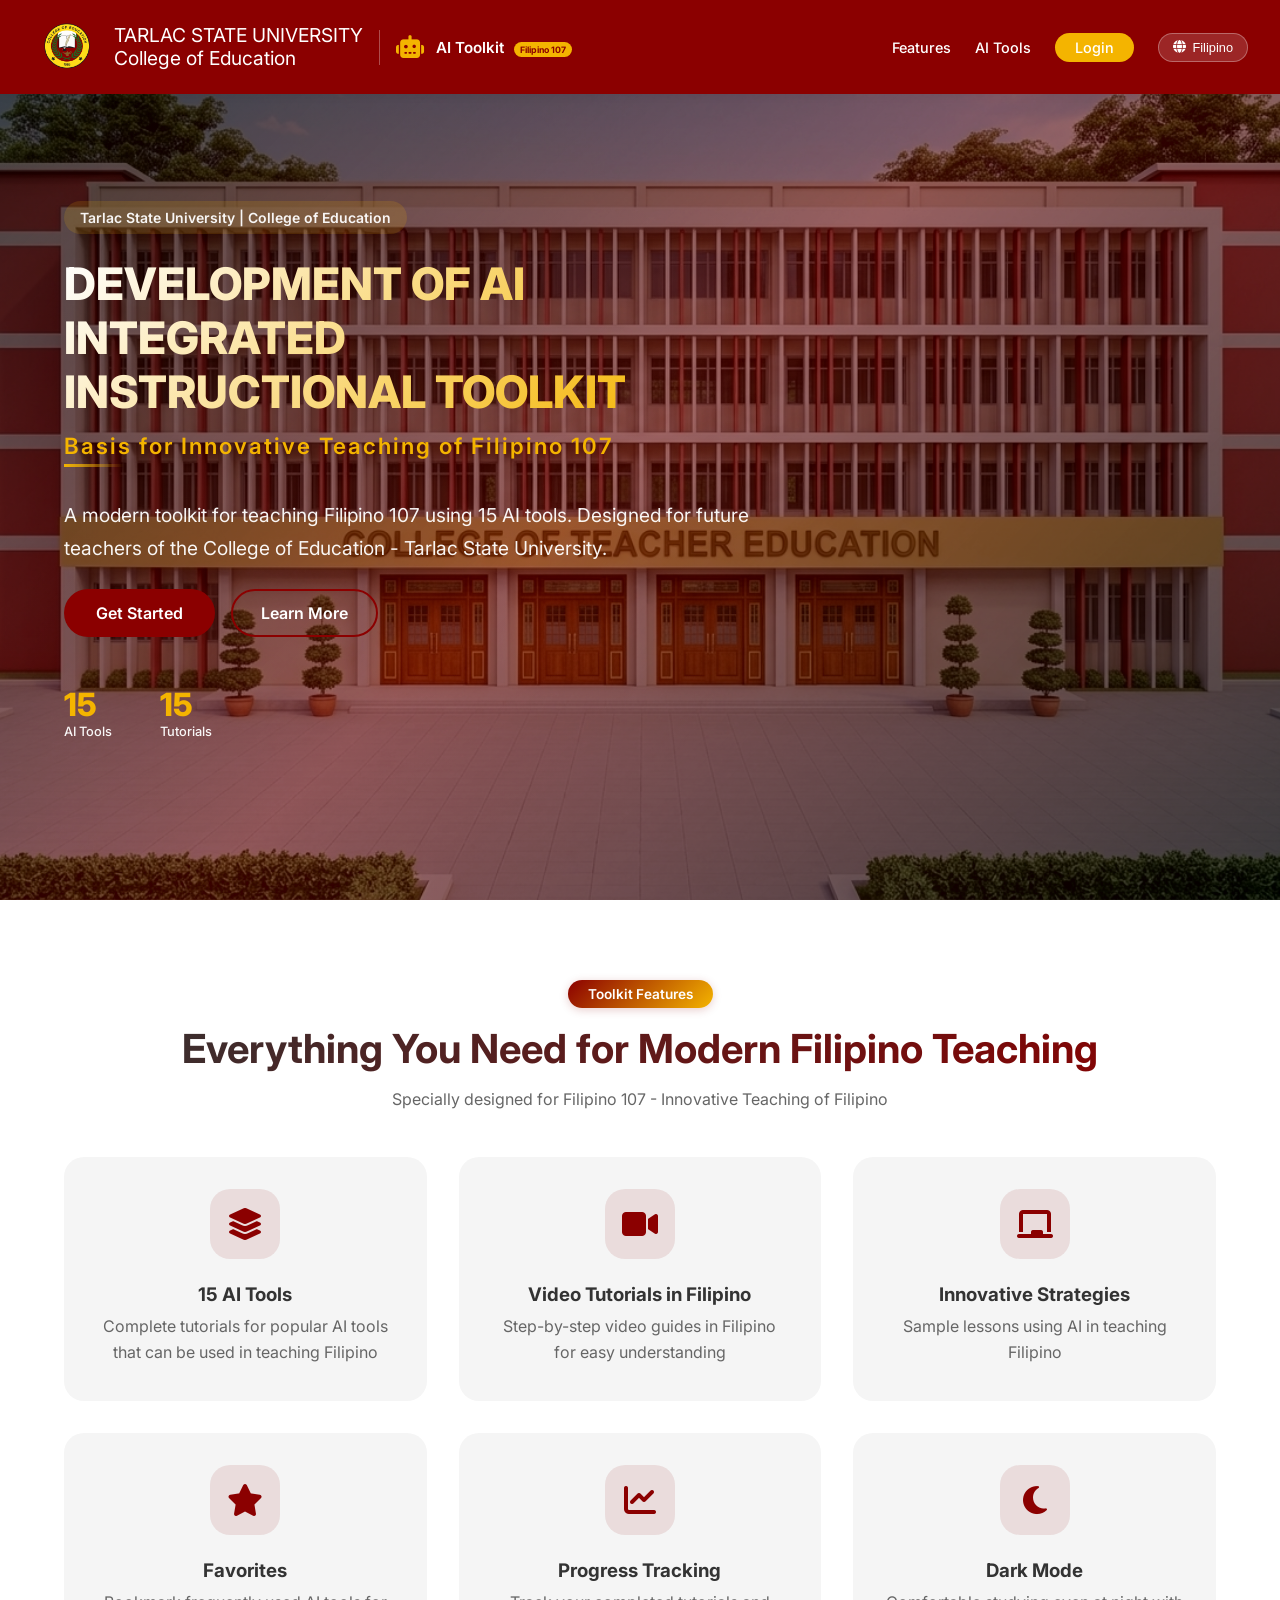
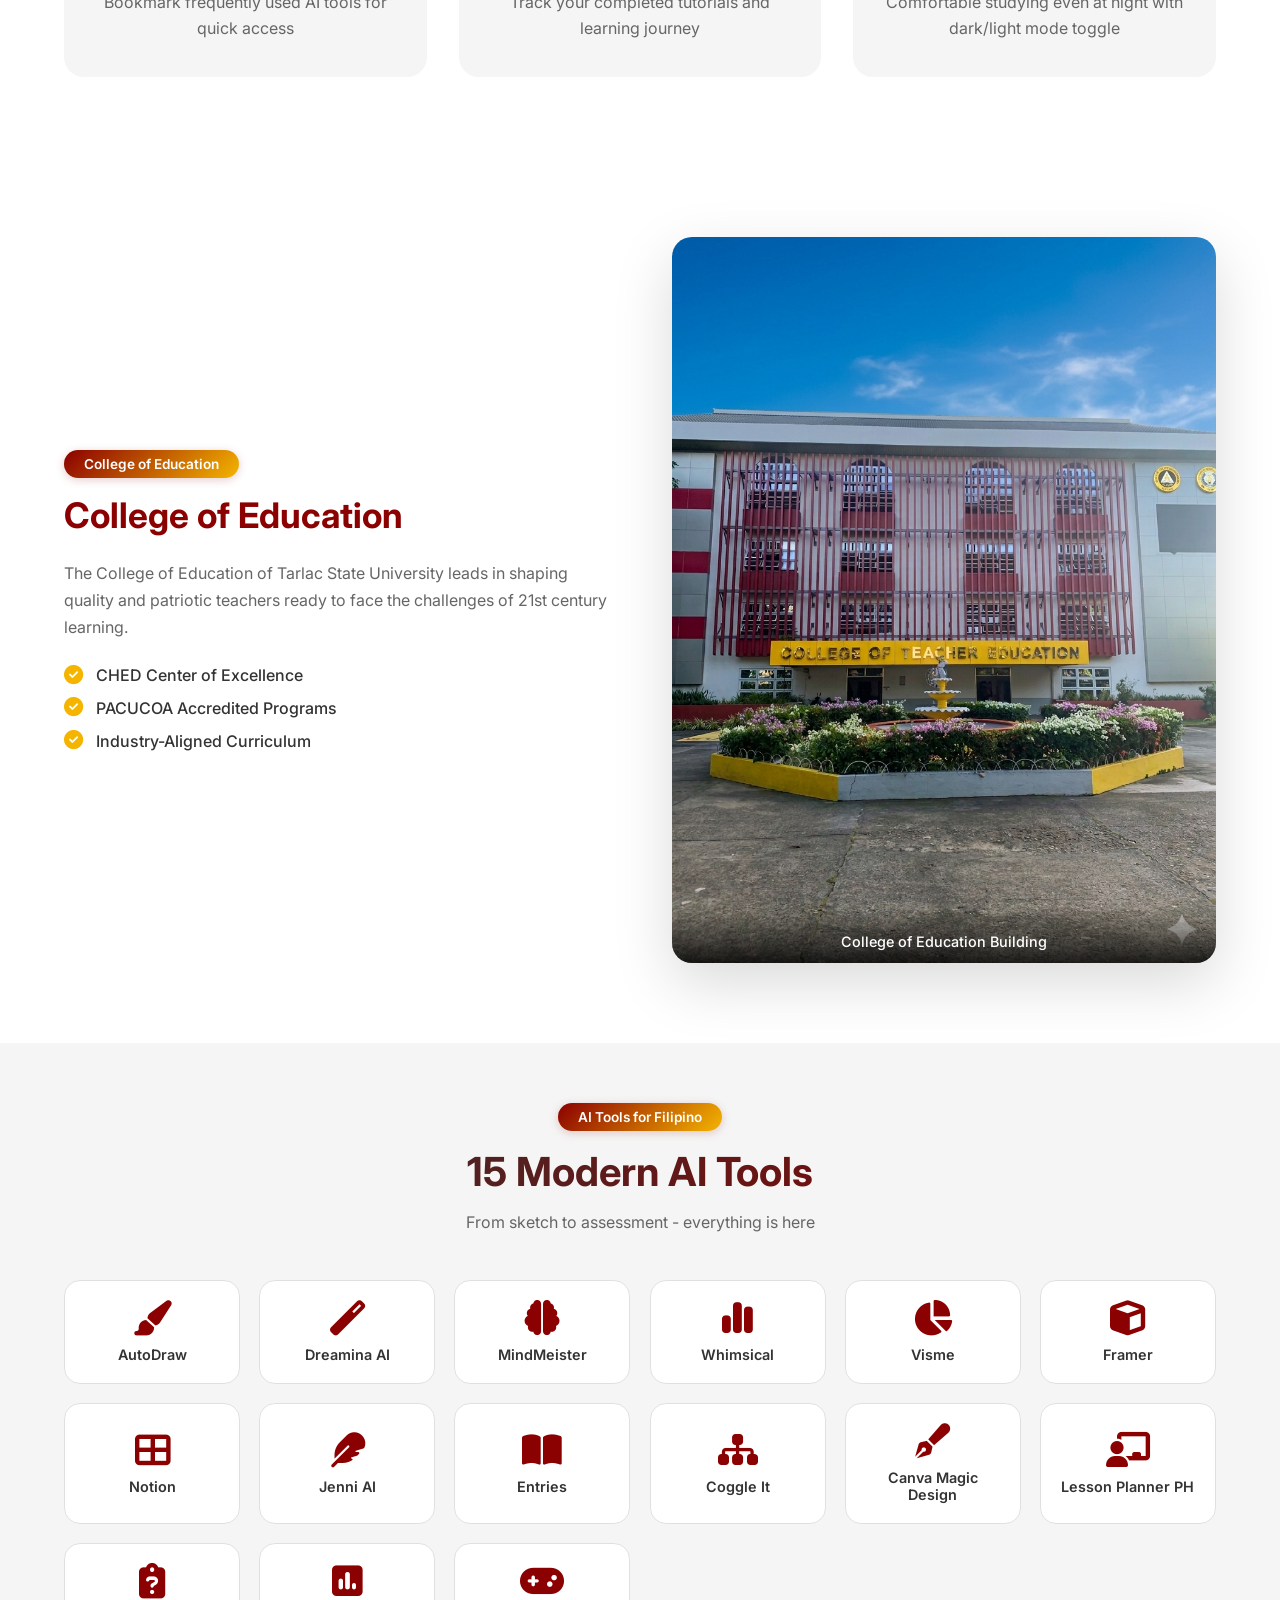
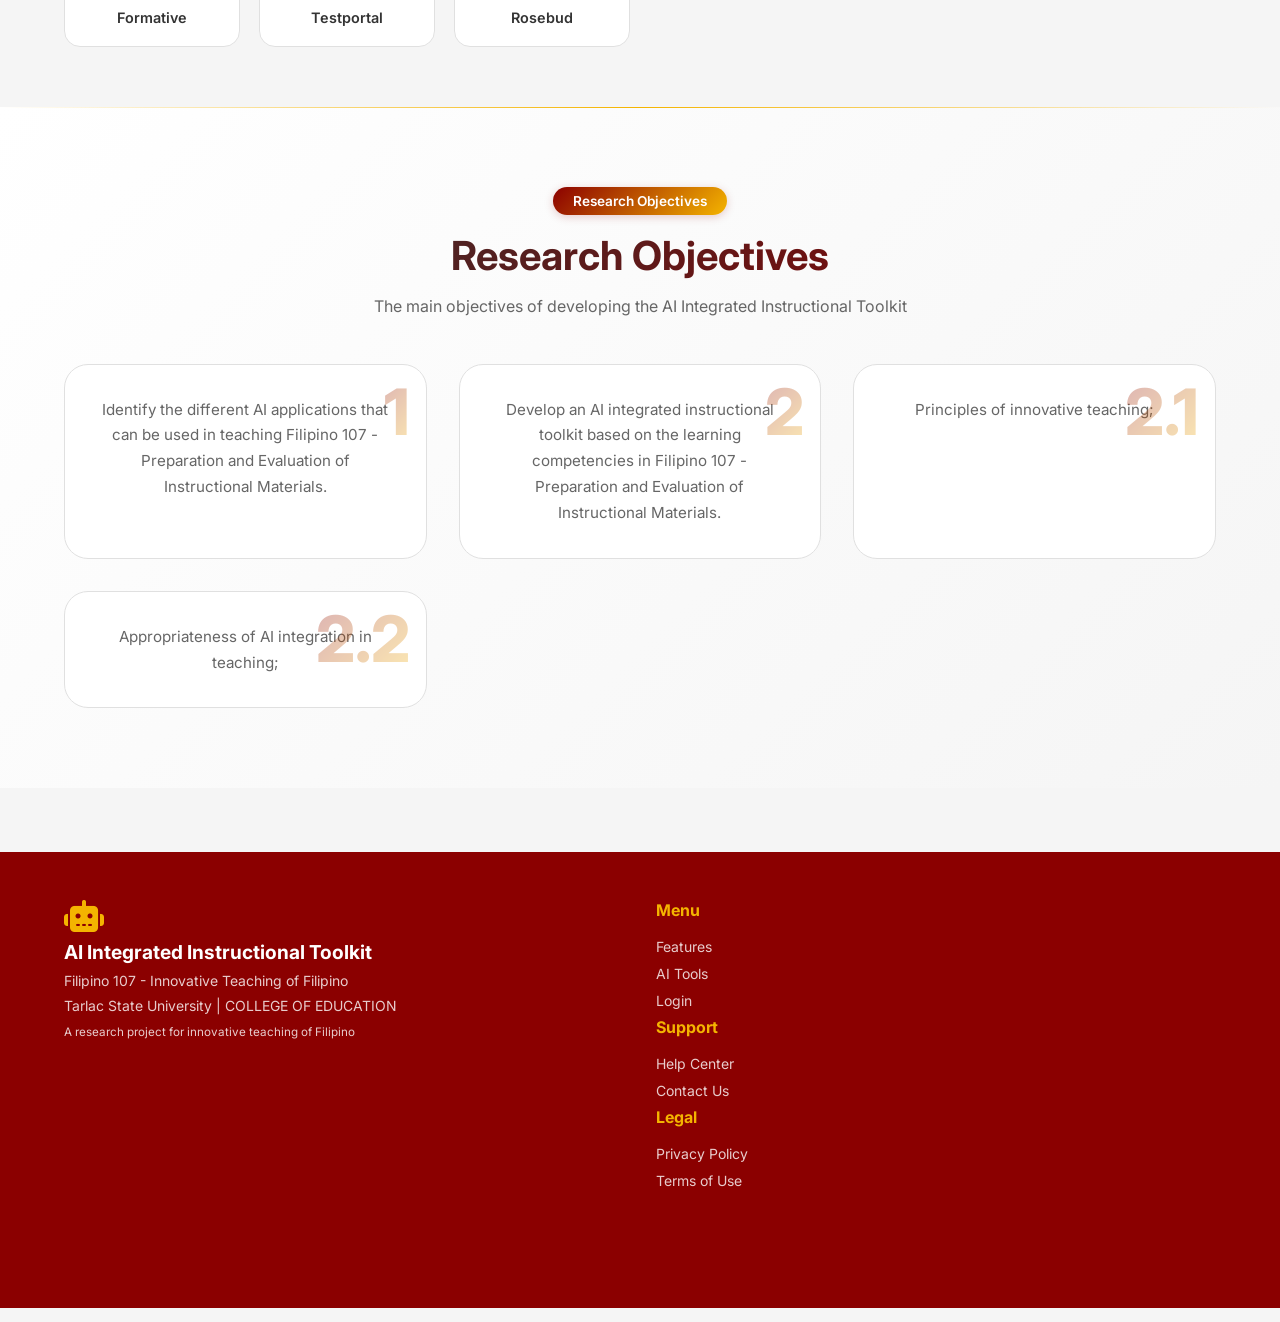
<file: index.html>
<!DOCTYPE html>
<html lang="en">

<head>
    <meta charset="UTF-8">
    <meta name="viewport" content="width=device-width, initial-scale=1.0, user-scalable=yes">
    <link rel="icon" type="image/png" href="/assets/images/TSU Logo.png" />
    <title>DEVELOPMENT OF AI INTEGRATED INSTRUCTIONAL TOOLKIT | Filipino 107 - TSU</title>
    <link rel="stylesheet" href="style.css">
    <link href="https://fonts.googleapis.com/css2?family=Inter:wght@300;400;500;600;700;800&display=swap"
        rel="stylesheet">
    <link rel="stylesheet" href="https://cdnjs.cloudflare.com/ajax/libs/font-awesome/6.5.1/css/all.min.css">
    <style>
        /* ========== GLOBAL SMOOTH TRANSITIONS ========== */
        * {
            margin: 0;
            padding: 0;
            box-sizing: border-box;
        }

        html {
            scroll-behavior: smooth;
        }

        body {
            font-family: 'Inter', sans-serif;
            overflow-x: hidden;
        }

        /* ========== SMOOTH LOGIN BUTTON HOVER ========== */
        .nav-cta-btn {
            background: #F4B400 !important;
            color: #8B0000 !important;
            padding: 8px 24px !important;
            border-radius: 40px !important;
            font-weight: 700 !important;
            transition: all 0.3s cubic-bezier(0.175, 0.885, 0.32, 1.275) !important;
            position: relative !important;
            overflow: hidden !important;
            z-index: 1 !important;
        }

        .nav-cta-btn::before {
            content: '' !important;
            position: absolute !important;
            top: 0 !important;
            left: -100% !important;
            width: 100% !important;
            height: 100% !important;
            background: linear-gradient(90deg, transparent, rgba(255, 255, 255, 0.4), transparent) !important;
            transition: left 0.5s ease !important;
            z-index: -1 !important;
        }

        .nav-cta-btn:hover::before {
            left: 100% !important;
        }

        .nav-cta-btn:hover {
            transform: translateY(-3px) scale(1.05) !important;
            box-shadow: 0 10px 25px rgba(244, 180, 0, 0.4) !important;
            background: #FFD54F !important;
        }

        /* Smooth hover for all interactive elements */
        .navbar a,
        .nav-links a,
        .lang-toggle-btn,
        .btn-primary-pro,
        .btn-secondary-pro,
        .feature-card-pro,
        .tool-preview-card,
        .showcase-feature,
        .objective-card,
        .footer-pro a,
        .scroll-top-btn {
            transition: all 0.3s cubic-bezier(0.4, 0, 0.2, 1);
        }

        /* Navbar links hover */
        .nav-links a {
            position: relative;
        }

        .nav-links a::after {
            content: '';
            position: absolute;
            bottom: -5px;
            left: 0;
            width: 0;
            height: 2px;
            background: #F4B400;
            transition: width 0.3s ease;
        }

        .nav-links a:hover::after {
            width: 100%;
        }

        /* Hero buttons hover */
        .btn-primary-pro {
            transition: all 0.3s cubic-bezier(0.175, 0.885, 0.32, 1.275);
            position: relative;
            overflow: hidden;
        }

        .btn-primary-pro::before {
            content: '';
            position: absolute;
            top: 0;
            left: -100%;
            width: 100%;
            height: 100%;
            background: linear-gradient(90deg, transparent, rgba(255, 255, 255, 0.3), transparent);
            transition: left 0.5s ease;
        }

        .btn-primary-pro:hover::before {
            left: 100%;
        }

        .btn-secondary-pro {
            transition: all 0.3s cubic-bezier(0.175, 0.885, 0.32, 1.275);
        }

        .btn-secondary-pro:hover {
            transform: translateY(-3px);
            background: #8B0000;
            color: white;
            border-color: #8B0000;
        }

        /* Feature cards hover */
        .feature-card-pro {
            transition: all 0.4s cubic-bezier(0.175, 0.885, 0.32, 1.275);
        }

        .feature-card-pro:hover {
            transform: translateY(-10px);
        }

        .feature-icon-pro {
            transition: all 0.3s ease;
        }

        .feature-card-pro:hover .feature-icon-pro {
            background: linear-gradient(135deg, #8B0000, #F4B400);
            transform: scale(1.1);
        }

        .feature-card-pro:hover .feature-icon-pro i {
            color: white;
        }

        /* Tool preview cards hover */
        .tool-preview-card {
            transition: all 0.3s cubic-bezier(0.175, 0.885, 0.32, 1.275);
            position: relative;
            overflow: hidden;
            cursor: pointer;
        }

        .tool-preview-card::before {
            content: '';
            position: absolute;
            top: 0;
            left: 0;
            width: 100%;
            height: 100%;
            background: linear-gradient(135deg, #8B0000, #F4B400);
            opacity: 0;
            transition: opacity 0.3s ease;
            z-index: -1;
        }

        .tool-preview-card:hover::before {
            opacity: 1;
        }

        .tool-preview-card:hover i,
        .tool-preview-card:hover span {
            color: white !important;
        }

        .tool-preview-card:hover {
            transform: translateY(-8px);
        }

        /* Showcase features hover */
        .showcase-feature {
            transition: all 0.3s cubic-bezier(0.175, 0.885, 0.32, 1.275);
        }

        .showcase-feature:hover {
            transform: translateX(10px);
        }

        .showcase-feature i {
            transition: all 0.3s ease;
        }

        .showcase-feature:hover i {
            transform: scale(1.2);
            color: #F4B400;
        }

        /* Showcase image hover */
        .showcase-image {
            transition: all 0.4s cubic-bezier(0.175, 0.885, 0.32, 1.275);
            overflow: hidden;
        }

        .showcase-image:hover {
            transform: translateY(-8px);
        }

        .showcase-image img {
            transition: transform 0.5s ease;
        }

        .showcase-image:hover img {
            transform: scale(1.05);
        }

        /* Objective cards hover */
        .objective-card {
            transition: all 0.4s cubic-bezier(0.175, 0.885, 0.32, 1.275);
        }

        .objective-card:hover {
            transform: translateY(-8px);
        }

        .objective-number {
            transition: all 0.3s ease;
        }

        .objective-card:hover .objective-number {
            transform: scale(1.1);
            background: linear-gradient(135deg, #8B0000, #F4B400);
            -webkit-background-clip: text;
            background-clip: text;
            color: transparent;
        }

        /* Footer links hover */
        .footer-pro a {
            transition: all 0.3s ease;
            position: relative;
            display: inline-block;
        }

        .footer-pro a::after {
            content: '';
            position: absolute;
            bottom: -2px;
            left: 0;
            width: 0;
            height: 1px;
            background: #F4B400;
            transition: width 0.3s ease;
        }

        .footer-pro a:hover::after {
            width: 100%;
        }

        /* Scroll to top button */
        .scroll-top-btn {
            transition: all 0.3s cubic-bezier(0.175, 0.885, 0.32, 1.275);
        }

        .scroll-top-btn:hover {
            transform: translateY(-5px);
            background: #F4B400;
            color: #8B0000;
        }

        /* Stats numbers animation */
        .stat-number {
            transition: all 0.3s ease;
        }

        .stat:hover .stat-number {
            transform: scale(1.1);
            color: #F4B400;
        }

        /* Hero badge hover */
        .hero-badge {
            transition: all 0.3s ease;
        }

        .hero-badge:hover {
            transform: translateY(-2px);
            background: rgba(244, 180, 0, 0.25);
        }

        /* Language toggle hover */
        .lang-toggle-btn {
            transition: all 0.3s ease;
        }

        .lang-toggle-btn:hover {
            transform: translateY(-2px);
            background: rgba(255, 255, 255, 0.25);
        }
    </style>
</head>

<body class="landing-pro">
    <!-- Navigation Bar -->
    <nav class="navbar animate-fade-up">
        <div class="nav-container">
            <div class="logo">
                <img class="school-logo" src="assets/images/COE Logo.png" alt="COE Logo">
                <div class="tsu-text">
                    <span>TARLAC STATE UNIVERSITY</span>
                    <span>College of Education</span>
                </div>
                <div class="logo-divider"></div>
                <i class="fas fa-robot animate-pulse"></i>
                <span class="brand-text">AI Toolkit <span class="pro-badge">Filipino 107</span></span>
            </div>

            <button class="mobile-menu-btn" id="mobileMenuBtn">
                <i class="fas fa-bars"></i>
            </button>

            <div class="nav-links" id="navLinks">
                <a href="#features" data-key="navFeatures">Features</a>
                <a href="#tools" data-key="navTools">AI Tools</a>
                <a href="login.html" class="nav-cta-btn" data-key="navLogin">Login</a>
                <button id="langToggle" class="lang-toggle-btn">
                    <i class="fas fa-globe"></i> <span id="langToggleText">Filipino</span>
                </button>
            </div>
        </div>
    </nav>

    <!-- Hero Section -->
    <section class="hero-pro hero-with-building">
        <div class="hero-overlay"></div>
        <div class="hero-bg-building">
            <div class="building-image-container">
                <img src="assets/images/COED Building Top.png" alt="College of Teacher Education Building"
                    class="cte-building-img">
            </div>
        </div>
        <div class="hero-bg-gradient"></div>
        <div class="hero-content-full">
            <div class="hero-badge animate-fade-up" data-key="heroBadge">
                <i class="fas fa-graduation-cap"></i> Tarlac State University | College of Education
            </div>
            <h1 class="hero-title-full animate-fade-left">
                <span class="research-title-main" data-key="heroTitle1">
                    DEVELOPMENT OF AI INTEGRATED<br>
                    INSTRUCTIONAL TOOLKIT
                </span>
                <span class="research-title-sub" data-key="heroTitle2">
                    Basis for Innovative Teaching of Filipino 107
                </span>
            </h1>
            <p class="hero-description animate-fade-right" data-key="heroDesc">
                A modern toolkit for teaching Filipino 107 using 15 AI tools.
                Designed for future teachers of the College of Education - Tarlac State University.
            </p>
            <div class="hero-buttons-pro animate-fade-up">
                <a href="login.html" class="btn-primary-pro hover-scale" data-key="heroBtnStart">
                    Get Started <i class="fas fa-arrow-right"></i>
                </a>
                <a href="#features" class="btn-secondary-pro hover-scale" data-key="heroBtnLearn">
                    Learn More <i class="fas fa-play"></i>
                </a>
            </div>
            <div class="hero-stats stagger-children">
                <div class="stat">
                    <span class="stat-number">15</span>
                    <span class="stat-label" data-key="statTools">AI Tools</span>
                </div>
                <div class="stat">
                    <span class="stat-number">15</span>
                    <span class="stat-label" data-key="statTuts">Tutorials</span>
                </div>
            </div>
        </div>
    </section>

    <!-- Features Section -->
    <section id="features" class="features-pro">
        <div class="container">
            <div class="section-header scroll-reveal">
                <span class="section-tag" data-key="featuresTag">Toolkit Features</span>
                <h2 data-key="featuresTitle">Everything You Need for Modern Filipino Teaching</h2>
                <p data-key="featuresSub">Specially designed for Filipino 107 - Innovative Teaching of Filipino</p>
            </div>
            <div class="features-grid-pro">
                <div class="feature-card-pro hover-lift hover-glow scroll-reveal">
                    <div class="feature-icon-pro"><i class="fas fa-layer-group"></i></div>
                    <h3 data-key="feature1Title">15 AI Tools</h3>
                    <p data-key="feature1Desc">Complete tutorials for popular AI tools that can be used in teaching
                        Filipino</p>
                </div>
                <div class="feature-card-pro hover-lift hover-glow scroll-reveal">
                    <div class="feature-icon-pro"><i class="fas fa-video"></i></div>
                    <h3 data-key="feature2Title">Video Tutorials in Filipino</h3>
                    <p data-key="feature2Desc">Step-by-step video guides in Filipino for easy understanding</p>
                </div>
                <div class="feature-card-pro hover-lift hover-glow scroll-reveal">
                    <div class="feature-icon-pro"><i class="fas fa-chalkboard"></i></div>
                    <h3 data-key="feature3Title">Innovative Strategies</h3>
                    <p data-key="feature3Desc">Sample lessons using AI in teaching Filipino</p>
                </div>
                <div class="feature-card-pro hover-lift hover-glow scroll-reveal">
                    <div class="feature-icon-pro"><i class="fas fa-star"></i></div>
                    <h3 data-key="feature4Title">Favorites</h3>
                    <p data-key="feature4Desc">Bookmark frequently used AI tools for quick access</p>
                </div>
                <div class="feature-card-pro hover-lift hover-glow scroll-reveal">
                    <div class="feature-icon-pro"><i class="fas fa-chart-line"></i></div>
                    <h3 data-key="feature5Title">Progress Tracking</h3>
                    <p data-key="feature5Desc">Track your completed tutorials and learning journey</p>
                </div>
                <div class="feature-card-pro hover-lift hover-glow scroll-reveal">
                    <div class="feature-icon-pro"><i class="fas fa-moon"></i></div>
                    <h3 data-key="feature6Title">Dark Mode</h3>
                    <p data-key="feature6Desc">Comfortable studying even at night with dark/light mode toggle</p>
                </div>
            </div>
        </div>
    </section>

    <!-- College Showcase Section -->
    <section class="college-showcase">
        <div class="container">
            <div class="showcase-wrapper">
                <div class="showcase-content scroll-reveal">
                    <span class="section-tag" data-key="collegeTag">College of Education</span>
                    <h2 data-key="collegeTitle">College of Education</h2>
                    <p data-key="collegeDesc">The College of Education of Tarlac State University leads in shaping
                        quality and patriotic teachers ready to face the challenges of 21st century learning.</p>
                    <div class="showcase-features">
                        <div class="showcase-feature hover-scale">
                            <i class="fas fa-check-circle"></i>
                            <span data-key="accred1">CHED Center of Excellence</span>
                        </div>
                        <div class="showcase-feature hover-scale">
                            <i class="fas fa-check-circle"></i>
                            <span data-key="accred2">PACUCOA Accredited Programs</span>
                        </div>
                        <div class="showcase-feature hover-scale">
                            <i class="fas fa-check-circle"></i>
                            <span data-key="accred3">Industry-Aligned Curriculum</span>
                        </div>
                    </div>
                </div>
                <div class="showcase-image hover-lift scroll-reveal">
                    <img src="assets/images/COED_Building_Bottom.png" alt="CTE Building">
                    <div class="image-caption" data-key="imageCaption">College of Education Building</div>
                </div>
            </div>
        </div>
    </section>

    <!-- Tools Preview Section - ALL NEW AI TOOLS -->
    <section id="tools" class="tools-preview-pro">
        <div class="container">
            <div class="section-header scroll-reveal">
                <span class="section-tag" data-key="toolsTag">AI Tools for Filipino</span>
                <h2 data-key="toolsTitle">15 Modern AI Tools</h2>
                <p data-key="toolsSub">From sketch to assessment - everything is here</p>
            </div>
            <div class="tools-grid-preview stagger-children">
                <div class="tool-preview-card hover-lift hover-glow"><i
                        class="fas fa-paintbrush animate-float"></i><span>AutoDraw</span></div>
                <div class="tool-preview-card hover-lift hover-glow"><i
                        class="fas fa-magic animate-float"></i><span>Dreamina AI</span></div>
                <div class="tool-preview-card hover-lift hover-glow"><i
                        class="fas fa-brain animate-float"></i><span>MindMeister</span></div>
                <div class="tool-preview-card hover-lift hover-glow"><i
                        class="fas fa-chart-simple animate-float"></i><span>Whimsical</span></div>
                <div class="tool-preview-card hover-lift hover-glow"><i
                        class="fas fa-chart-pie animate-float"></i><span>Visme</span></div>
                <div class="tool-preview-card hover-lift hover-glow"><i
                        class="fas fa-cube animate-float"></i><span>Framer</span></div>
                <div class="tool-preview-card hover-lift hover-glow"><i
                        class="fas fa-table-cells-large animate-float"></i><span>Notion</span></div>
                <div class="tool-preview-card hover-lift hover-glow"><i
                        class="fas fa-feather animate-float"></i><span>Jenni AI</span></div>
                <div class="tool-preview-card hover-lift hover-glow"><i
                        class="fas fa-book-open animate-float"></i><span>Entries</span></div>
                <div class="tool-preview-card hover-lift hover-glow"><i
                        class="fas fa-sitemap animate-float"></i><span>Coggle It</span></div>
                <div class="tool-preview-card hover-lift hover-glow"><i
                        class="fas fa-pen-fancy animate-float"></i><span>Canva Magic Design</span></div>
                <div class="tool-preview-card hover-lift hover-glow"><i
                        class="fas fa-chalkboard-user animate-float"></i><span>Lesson Planner PH</span></div>
                <div class="tool-preview-card hover-lift hover-glow"><i
                        class="fas fa-clipboard-question animate-float"></i><span>Formative</span></div>
                <div class="tool-preview-card hover-lift hover-glow"><i
                        class="fas fa-square-poll-vertical animate-float"></i><span>Testportal</span></div>
                <div class="tool-preview-card hover-lift hover-glow"><i
                        class="fas fa-gamepad animate-float"></i><span>Rosebud</span></div>
            </div>
        </div>
    </section>

    <!-- Research Objectives Section -->
    <section class="research-obj">
        <div class="container">
            <div class="section-header scroll-reveal">
                <span class="section-tag" data-key="researchTag">Research Objectives</span>
                <h2 data-key="researchTitle">Research Objectives</h2>
                <p data-key="researchSub">The main objectives of developing the AI Integrated Instructional Toolkit</p>
            </div>
            <div class="objectives-grid">
                <div class="objective-card hover-lift scroll-reveal">
                    <div class="objective-number">1</div>
                    <p data-key="obj1">Identify the different AI applications that can be used in teaching Filipino 107
                        - Preparation and Evaluation of Instructional Materials.</p>
                </div>
                <div class="objective-card hover-lift scroll-reveal">
                    <div class="objective-number">2</div>
                    <p data-key="obj2">Develop an AI integrated instructional toolkit based on the learning competencies
                        in Filipino 107 - Preparation and Evaluation of Instructional Materials.</p>
                </div>
                <div class="objective-card hover-lift scroll-reveal">
                    <div class="objective-number">2.1</div>
                    <p data-key="obj21">Principles of innovative teaching;</p>
                </div>
                <div class="objective-card hover-lift scroll-reveal">
                    <div class="objective-number">2.2</div>
                    <p data-key="obj22">Appropriateness of AI integration in teaching;</p>
                </div>
            </div>
        </div>
    </section>

    <!-- Footer -->
    <footer class="footer-pro">
        <div class="footer-content">
            <div class="footer-logo scroll-reveal">
                <i class="fas fa-robot animate-float"></i>
                <span data-key="footerTitle">AI Integrated Instructional Toolkit</span>
                <p data-key="footerSub">Filipino 107 - Innovative Teaching of Filipino</p>
                <p class="mt-1">Tarlac State University | COLLEGE OF EDUCATION</p>
                <p class="mt-1"><small data-key="footerResearch">A research project for innovative teaching of
                        Filipino</small></p>
            </div>
            <div class="footer-links">
                <div class="link-group scroll-reveal">
                    <h4 data-key="footerMenu">Menu</h4>
                    <a href="#features" class="hover-scale" data-key="footerFeatures">Features</a><br>
                    <a href="#tools" class="hover-scale" data-key="footerTools">AI Tools</a><br>
                    <a href="login.html" class="hover-scale" data-key="footerLogin">Login</a><br>
                </div>
                <div class="link-group scroll-reveal">
                    <h4 data-key="footerSupport">Support</h4>
                    <a href="#" class="hover-scale" data-key="footerHelp">Help Center</a><br>
                    <a href="#" class="hover-scale" data-key="footerContact">Contact Us</a><br>
                </div>
                <div class="link-group scroll-reveal">
                    <h4 data-key="footerLegal">Legal</h4>
                    <a href="#" class="hover-scale" data-key="footerPrivacy">Privacy Policy</a><br>
                    <a href="#" class="hover-scale" data-key="footerTerms">Terms of Use</a>
                </div>
            </div>
        </div>
        <div class="footer-bottom scroll-reveal">
            <p data-key="footerCopyright">© 2024 AI Integrated Instructional Toolkit | Filipino 107 - Tarlac State
                University</p>
            <p><small data-key="footerCollege">COLLEGE OF EDUCATION</small></p>
        </div>
    </footer>

    <!-- Scroll to Top Button -->
    <button id="scrollTopBtn" class="scroll-top-btn" aria-label="Scroll to top">
        <i class="fas fa-arrow-up"></i>
    </button>

    <script>
        // ========== TRANSLATIONS ==========
        const translations = {
            en: {
                langToggleText: "Filipino",
                navFeatures: "Features",
                navTools: "AI Tools",
                navLogin: "Login",
                heroBadge: "Tarlac State University | College of Education",
                heroTitle1: "DEVELOPMENT OF AI INTEGRATED<br>INSTRUCTIONAL TOOLKIT",
                heroTitle2: "Basis for Innovative Teaching of Filipino 107",
                heroDesc: "A modern toolkit for teaching Filipino 107 using 15 AI tools. Designed for future teachers of the College of Education - Tarlac State University.",
                heroBtnStart: "Get Started",
                heroBtnLearn: "Learn More",
                statTools: "AI Tools",
                statTuts: "Tutorials",
                featuresTag: "Toolkit Features",
                featuresTitle: "Everything You Need for Modern Filipino Teaching",
                featuresSub: "Specially designed for Filipino 107 - Innovative Teaching of Filipino",
                feature1Title: "15 AI Tools",
                feature1Desc: "Complete tutorials for popular AI tools that can be used in teaching Filipino",
                feature2Title: "Video Tutorials in Filipino",
                feature2Desc: "Step-by-step video guides in Filipino for easy understanding",
                feature3Title: "Innovative Strategies",
                feature3Desc: "Sample lessons using AI in teaching Filipino",
                feature4Title: "Favorites",
                feature4Desc: "Bookmark frequently used AI tools for quick access",
                feature5Title: "Progress Tracking",
                feature5Desc: "Track your completed tutorials and learning journey",
                feature6Title: "Dark Mode",
                feature6Desc: "Comfortable studying even at night with dark/light mode toggle",
                collegeTag: "College of Education",
                collegeTitle: "College of Education",
                collegeDesc: "The College of Education of Tarlac State University leads in shaping quality and patriotic teachers ready to face the challenges of 21st century learning.",
                accred1: "CHED Center of Excellence",
                accred2: "PACUCOA Accredited Programs",
                accred3: "Industry-Aligned Curriculum",
                imageCaption: "College of Education Building",
                toolsTag: "AI Tools for Filipino",
                toolsTitle: "15 Modern AI Tools",
                toolsSub: "From sketch to assessment - everything is here",
                researchTag: "Research Objectives",
                researchTitle: "Research Objectives",
                researchSub: "The main objectives of developing the AI Integrated Instructional Toolkit",
                obj1: "Identify the different AI applications that can be used in teaching Filipino 107 - Preparation and Evaluation of Instructional Materials.",
                obj2: "Develop an AI integrated instructional toolkit based on the learning competencies in Filipino 107 - Preparation and Evaluation of Instructional Materials.",
                obj21: "Principles of innovative teaching;",
                obj22: "Appropriateness of AI integration in teaching;",
                footerTitle: "AI Integrated Instructional Toolkit",
                footerSub: "Filipino 107 - Innovative Teaching of Filipino",
                footerResearch: "A research project for innovative teaching of Filipino",
                footerMenu: "Menu",
                footerFeatures: "Features",
                footerTools: "AI Tools",
                footerLogin: "Login",
                footerSupport: "Support",
                footerHelp: "Help Center",
                footerContact: "Contact Us",
                footerLegal: "Legal",
                footerPrivacy: "Privacy Policy",
                footerTerms: "Terms of Use",
                footerCopyright: "© 2024 AI Integrated Instructional Toolkit | Filipino 107 - Tarlac State University",
                footerCollege: "COLLEGE OF EDUCATION"
            },
            fil: {
                langToggleText: "English",
                navFeatures: "Mga Tampok",
                navTools: "AI Kasangkapan",
                navLogin: "Mag-login",
                heroBadge: "Tarlac State University | Kolehiyo ng Edukasyon",
                heroTitle1: "PAGBUO NG AI INTEGRATED<br>INSTRUCTIONAL TOOLKIT",
                heroTitle2: "Batayan sa Inobatibong Pagtuturo ng Filipino 107",
                heroDesc: "Isang makabagong toolkit para sa pagtuturo ng Filipino 107 gamit ang 15 AI tools. Dinisenyo para sa mga magiging guro ng Kolehiyo ng Edukasyon - Tarlac State University.",
                heroBtnStart: "Simulan",
                heroBtnLearn: "Alamin Pa",
                statTools: "AI Kasangkapan",
                statTuts: "Tutorials",
                featuresTag: "Mga Tampok ng Toolkit",
                featuresTitle: "Lahat ng Kailangan sa Makabagong Pagtuturo ng Filipino",
                featuresSub: "Espesyal na ginawa para sa Filipino 107 - Inobatibong Pagtuturo ng Filipino",
                feature1Title: "15 AI Kasangkapan",
                feature1Desc: "Kompletong tutorial para sa mga sikat na AI tools na pwedeng gamitin sa pagtuturo ng Filipino",
                feature2Title: "Video Tutorial sa Filipino",
                feature2Desc: "Step-by-step video guides na naka-Filipino para madaling maintindihan",
                feature3Title: "Inobatibong Estratehiya",
                feature3Desc: "Mga halimbawa ng leksyon gamit ang AI sa pagtuturo ng Filipino",
                feature4Title: "Mga Paborito",
                feature4Desc: "I-bookmark ang mga madalas gamiting AI tools para sa mabilis na access",
                feature5Title: "Pagsubaybay sa Progreso",
                feature5Desc: "Subaybayan ang iyong natapos na mga tutorial at learning journey",
                feature6Title: "Dark Mode",
                feature6Desc: "Komportableng pag-aaral kahit gabi na may dark/light mode toggle",
                collegeTag: "Kolehiyo ng Edukasyon",
                collegeTitle: "Kolehiyo ng Edukasyon",
                collegeDesc: "Ang Kolehiyo ng Edukasyon ng Tarlac State University ay nangunguna sa paghubog ng mga de-kalidad at makabayang guro na handang harapin ang mga hamon ng 21st century learning.",
                accred1: "CHED Center of Excellence",
                accred2: "PACUCOA Accredited Programs",
                accred3: "Industry-Aligned Curriculum",
                imageCaption: "Gusali ng Kolehiyo ng Edukasyon",
                toolsTag: "AI Kasangkapan para sa Filipino",
                toolsTitle: "15 Makabagong AI Tools",
                toolsSub: "Mula sa sketch hanggang sa pagsusulit - nandito lahat",
                researchTag: "Layunin ng Pananaliksik",
                researchTitle: "Layunin ng Pananaliksik",
                researchSub: "Mga pangunahing layunin ng pagbuo ng AI Integrated Instructional Toolkit",
                obj1: "Matukoy ang iba't ibang AI application na maaaring gamitin ng pagtuturo sa Filipino 107 Paghahanda at Ebalwasyon ng Kagamitang Panturo",
                obj2: "Makabuo ng isang AI integrated Instructional toolkit na batay sa mga kasanayang pagkatuto sa Filipino 107 Paghahanda at Ebalwasyon ng Kagamitang Panturo.",
                obj21: "Prinsipyo ng inobatatibong pagtuturo;",
                obj22: "Kaangkupan ng integrasyon ng AI sa pagtuturo;",
                footerTitle: "AI Integrated Instructional Toolkit",
                footerSub: "Filipino 107 - Inobatibong Pagtuturo ng Filipino",
                footerResearch: "Isang proyektong pananaliksik para sa inobatibong pagtuturo ng Filipino",
                footerMenu: "Menu",
                footerFeatures: "Mga Tampok",
                footerTools: "AI Kasangkapan",
                footerLogin: "Mag-login",
                footerSupport: "Suporta",
                footerHelp: "Help Center",
                footerContact: "Makipag-ugnayan",
                footerLegal: "Legal",
                footerPrivacy: "Patakaran sa Privacy",
                footerTerms: "Terms of Use",
                footerCopyright: "© 2024 AI Integrated Instructional Toolkit | Filipino 107 - Tarlac State University",
                footerCollege: "KOLEHIYO NG EDUKASYON"
            }
        };

        let currentLang = localStorage.getItem("landingLang") || "en";

        function applyTranslations() {
            const t = translations[currentLang];
            if (!t) return;

            document.getElementById("langToggleText").textContent = t.langToggleText;

            document.querySelectorAll("[data-key]").forEach(el => {
                const key = el.getAttribute("data-key");
                if (t[key]) {
                    if (el.tagName === "INPUT" || el.tagName === "TEXTAREA") {
                        el.placeholder = t[key];
                    } else if (el.tagName === "BUTTON" && el.querySelector("i")) {
                        // Preserve icon
                        const icon = el.querySelector("i");
                        if (icon) {
                            el.innerHTML = "";
                            el.appendChild(icon);
                            el.appendChild(document.createTextNode(" " + t[key]));
                        } else {
                            el.textContent = t[key];
                        }
                    } else {
                        el.innerHTML = t[key];
                    }
                }
            });
        }

        function initLanguageToggle() {
            const langToggle = document.getElementById("langToggle");
            if (langToggle) {
                langToggle.addEventListener("click", function () {
                    currentLang = currentLang === "en" ? "fil" : "en";
                    localStorage.setItem("landingLang", currentLang);
                    applyTranslations();
                });
            }
        }

        document.addEventListener('DOMContentLoaded', function () {
            // Apply saved language
            const savedLang = localStorage.getItem("landingLang");
            if (savedLang) {
                currentLang = savedLang;
            }
            applyTranslations();
            initLanguageToggle();

            // Mobile menu toggle
            const mobileMenuBtn = document.getElementById('mobileMenuBtn');
            const navLinks = document.getElementById('navLinks');

            if (mobileMenuBtn && navLinks) {
                mobileMenuBtn.addEventListener('click', function (e) {
                    e.stopPropagation();
                    navLinks.classList.toggle('show');
                    const icon = mobileMenuBtn.querySelector('i');
                    if (navLinks.classList.contains('show')) {
                        icon.classList.remove('fa-bars');
                        icon.classList.add('fa-times');
                    } else {
                        icon.classList.remove('fa-times');
                        icon.classList.add('fa-bars');
                    }
                });

                document.addEventListener('click', function (event) {
                    if (!navLinks.contains(event.target) && !mobileMenuBtn.contains(event.target)) {
                        navLinks.classList.remove('show');
                        const icon = mobileMenuBtn.querySelector('i');
                        if (icon) {
                            icon.classList.remove('fa-times');
                            icon.classList.add('fa-bars');
                        }
                    }
                });

                const links = navLinks.querySelectorAll('a');
                links.forEach(link => {
                    link.addEventListener('click', function () {
                        navLinks.classList.remove('show');
                        const icon = mobileMenuBtn.querySelector('i');
                        if (icon) {
                            icon.classList.remove('fa-times');
                            icon.classList.add('fa-bars');
                        }
                    });
                });
            }

            // Smooth scroll for anchor links
            document.querySelectorAll('a[href^="#"]').forEach(anchor => {
                anchor.addEventListener('click', function (e) {
                    const href = this.getAttribute('href');
                    if (href !== "#" && href !== "" && href !== "login.html") {
                        const target = document.querySelector(href);
                        if (target) {
                            e.preventDefault();
                            target.scrollIntoView({
                                behavior: 'smooth',
                                block: 'start'
                            });
                        }
                    }
                });
            });

            // Scroll to Top Button functionality
            const scrollTopBtn = document.getElementById('scrollTopBtn');

            window.addEventListener('scroll', function () {
                if (window.pageYOffset > 300) {
                    scrollTopBtn.classList.add('show');
                } else {
                    scrollTopBtn.classList.remove('show');
                }
            });

            scrollTopBtn.addEventListener('click', function () {
                window.scrollTo({
                    top: 0,
                    behavior: 'smooth'
                });
            });

            // Scroll Reveal Animation
            const revealElements = document.querySelectorAll('.scroll-reveal');

            function checkReveal() {
                const windowHeight = window.innerHeight;
                const revealPoint = 100;

                revealElements.forEach(element => {
                    const elementTop = element.getBoundingClientRect().top;
                    if (elementTop < windowHeight - revealPoint) {
                        element.classList.add('revealed');
                    }
                });
            }

            checkReveal();
            window.addEventListener('scroll', checkReveal);

            // Add animation to stat numbers
            const statNumbers = document.querySelectorAll('.stat-number');
            statNumbers.forEach(stat => {
                stat.classList.add('animate-bounce');
            });
        });
    </script>
</body>

</html>
</file>
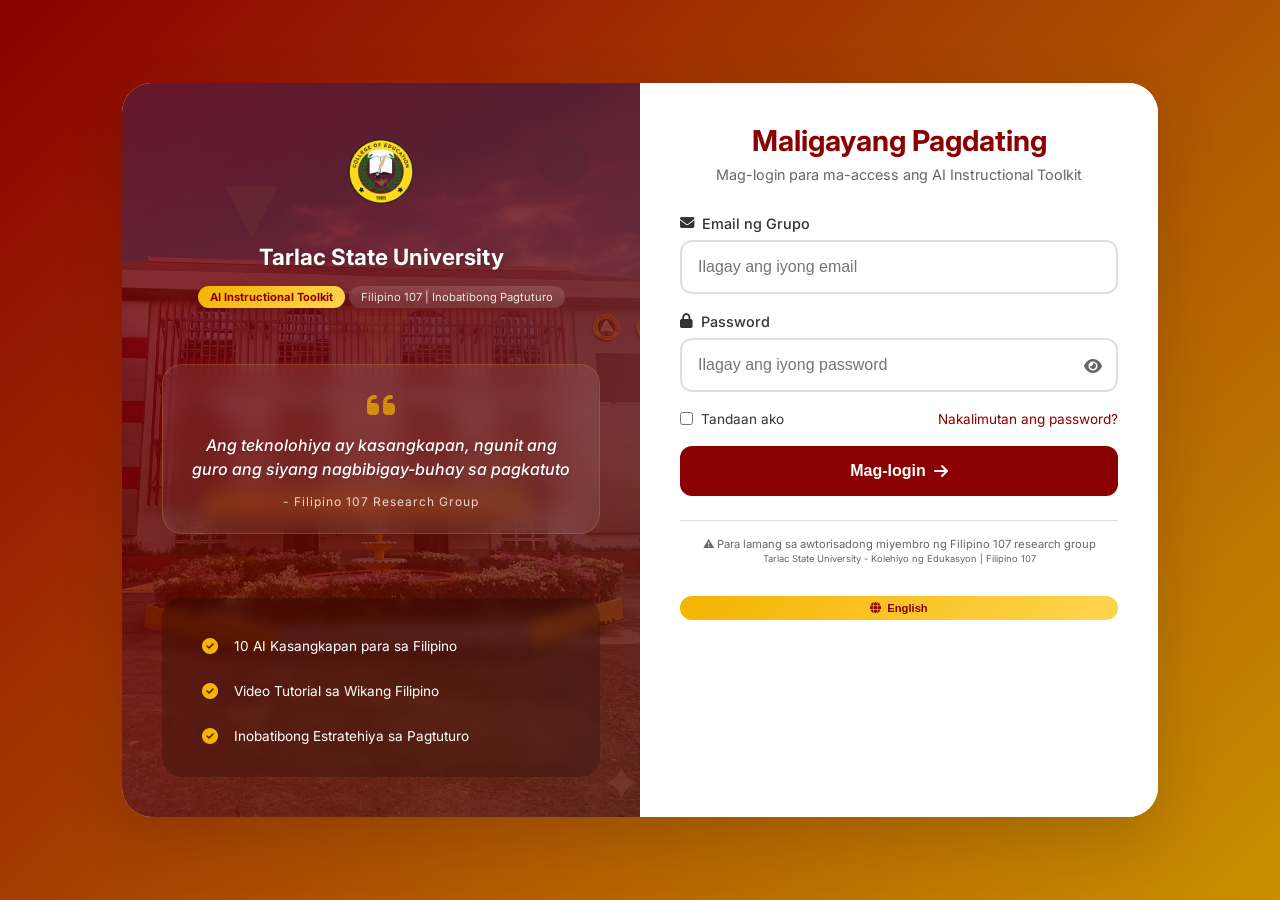
<file: dashboard.html>
<!DOCTYPE html>
<html lang="tl">

<head>
    <meta charset="UTF-8">
    <meta name="viewport" content="width=device-width, initial-scale=1.0, user-scalable=yes">
    <link rel="icon" type="image/png" href="/assets/images/TSU Logo.png" />
    <title>Dashboard | AI Integrated Instructional Toolkit | Filipino 107 - TSU</title>
    <link rel="stylesheet" href="style.css">
    <link href="https://fonts.googleapis.com/css2?family=Inter:wght@300;400;500;600;700;800&display=swap"
        rel="stylesheet">
    <link rel="stylesheet" href="https://cdnjs.cloudflare.com/ajax/libs/font-awesome/6.5.1/css/all.min.css">
    <style>
        /* ========== ENHANCED PROFESSIONAL CARD STYLES ========== */

        /* Tools Grid - Professional Layout */
        .tools-grid-pro {
            display: grid;
            grid-template-columns: repeat(auto-fill, minmax(350px, 1fr));
            gap: 1.8rem;
            margin: 2rem 0;
        }

        /* Professional Tool Card */
        .tool-card-pro {
            background: var(--card-bg, #ffffff);
            border-radius: 24px;
            padding: 1.5rem;
            text-decoration: none;
            color: var(--text-primary, #1a1a1a);
            transition: all 0.4s cubic-bezier(0.175, 0.885, 0.32, 1.275);
            border: 1px solid var(--border-color, rgba(0, 0, 0, 0.08));
            position: relative;
            display: block;
            overflow: hidden;
            box-shadow: 0 4px 12px rgba(0, 0, 0, 0.05);
        }

        .tool-card-pro::before {
            content: '';
            position: absolute;
            top: 0;
            left: 0;
            right: 0;
            height: 4px;
            background: linear-gradient(90deg, #8B0000, #F4B400, #8B0000);
            opacity: 0;
            transition: opacity 0.3s ease;
        }

        .tool-card-pro:hover::before {
            opacity: 1;
        }

        .tool-card-pro:hover {
            transform: translateY(-6px);
            box-shadow: 0 20px 35px rgba(0, 0, 0, 0.12);
            border-color: transparent;
        }

        .tool-header-pro {
            display: flex;
            justify-content: space-between;
            align-items: center;
            margin-bottom: 1.2rem;
        }

        .tool-icon-pro {
            width: 60px;
            height: 60px;
            border-radius: 18px;
            display: flex;
            align-items: center;
            justify-content: center;
            font-size: 1.8rem;
            transition: all 0.3s ease;
            background: rgba(139, 0, 0, 0.08);
        }

        .tool-card-pro:hover .tool-icon-pro {
            transform: scale(1.05);
            background: linear-gradient(135deg, #8B0000, #F4B400);
        }

        .tool-card-pro:hover .tool-icon-pro i {
            color: white !important;
        }

        .favorite-btn {
            background: rgba(0, 0, 0, 0.05);
            border: none;
            width: 36px;
            height: 36px;
            border-radius: 50%;
            cursor: pointer;
            transition: all 0.3s ease;
            display: flex;
            align-items: center;
            justify-content: center;
        }

        .favorite-btn:hover {
            background: rgba(255, 71, 87, 0.15);
            transform: scale(1.1);
        }

        .favorite-btn i {
            font-size: 1.2rem;
            transition: all 0.3s;
        }

        .tool-card-pro h3 {
            font-size: 1.25rem;
            font-weight: 700;
            margin: 0 0 0.5rem 0;
            color: var(--text-primary, #1a1a1a);
            letter-spacing: -0.3px;
        }

        .tool-category {
            display: inline-block;
            padding: 4px 12px;
            background: linear-gradient(135deg, rgba(139, 0, 0, 0.1), rgba(244, 180, 0, 0.08));
            border-radius: 20px;
            font-size: 0.7rem;
            margin: 0.5rem 0;
            font-weight: 600;
            color: #8B0000;
            letter-spacing: 0.3px;
        }

        .tool-description {
            font-size: 0.85rem;
            color: var(--text-secondary, #666);
            margin: 0.5rem 0;
            line-height: 1.5;
        }

        .teaching-use {
            background: rgba(139, 0, 0, 0.04);
            border-radius: 12px;
            padding: 0.6rem 0.8rem;
            margin: 0.8rem 0;
            display: flex;
            align-items: center;
            gap: 0.6rem;
            transition: all 0.3s;
        }

        .tool-card-pro:hover .teaching-use {
            background: rgba(244, 180, 0, 0.1);
        }

        .teaching-use i {
            font-size: 0.8rem;
            color: #F4B400;
        }

        .teaching-use span {
            font-size: 0.75rem;
            color: var(--text-secondary, #555);
            line-height: 1.4;
            flex: 1;
        }

        .progress-bar {
            height: 6px;
            background: rgba(0, 0, 0, 0.08);
            border-radius: 10px;
            margin: 1rem 0;
            overflow: hidden;
        }

        .progress-fill {
            height: 100%;
            background: linear-gradient(90deg, #8B0000, #F4B400);
            border-radius: 10px;
            transition: width 0.5s ease;
            position: relative;
            overflow: hidden;
        }

        .progress-fill::after {
            content: '';
            position: absolute;
            top: 0;
            left: 0;
            right: 0;
            bottom: 0;
            background: linear-gradient(90deg, transparent, rgba(255, 255, 255, 0.3), transparent);
            animation: shimmer 1.5s infinite;
        }

        @keyframes shimmer {
            0% {
                transform: translateX(-100%);
            }

            100% {
                transform: translateX(100%);
            }
        }

        .completed-badge {
            position: absolute;
            top: 1rem;
            right: 1rem;
            background: linear-gradient(135deg, #28a745, #20c997);
            color: white;
            padding: 4px 10px;
            border-radius: 20px;
            font-size: 0.7rem;
            display: flex;
            align-items: center;
            gap: 5px;
            font-weight: 600;
            box-shadow: 0 2px 8px rgba(40, 167, 69, 0.3);
        }

        .view-tutorial-btn {
            display: inline-flex;
            align-items: center;
            gap: 0.5rem;
            margin-top: 1rem;
            padding: 0.6rem 1.2rem;
            background: transparent;
            border: 1.5px solid #8B0000;
            border-radius: 40px;
            color: #8B0000;
            font-weight: 600;
            font-size: 0.8rem;
            text-decoration: none;
            transition: all 0.3s;
            width: fit-content;
        }

        .view-tutorial-btn:hover {
            background: linear-gradient(135deg, #8B0000, #F4B400);
            color: white;
            border-color: transparent;
            transform: translateX(5px);
        }

        .no-results {
            text-align: center;
            padding: 4rem;
            background: var(--card-bg, white);
            border-radius: 24px;
            color: var(--text-secondary, #666);
        }

        .no-results i {
            font-size: 3rem;
            margin-bottom: 1rem;
            opacity: 0.5;
        }

        /* Stats Summary - FIXED */
        .stats-summary {
            display: flex;
            gap: 1.5rem;
            justify-content: center;
            margin-bottom: 2rem;
            flex-wrap: wrap;
        }

        .stat-card {
            background: white;
            border-radius: 20px;
            padding: 1.2rem 2rem;
            display: flex;
            align-items: center;
            gap: 1rem;
            box-shadow: 0 4px 12px rgba(0, 0, 0, 0.08);
            border: 1px solid rgba(0, 0, 0, 0.05);
            transition: all 0.3s;
            flex: 1;
            min-width: 180px;
            justify-content: center;
        }

        .stat-card:hover {
            transform: translateY(-3px);
            box-shadow: 0 8px 20px rgba(0, 0, 0, 0.12);
            border-color: #F4B400;
        }

        .stat-card i {
            font-size: 2.2rem;
            color: #F4B400;
        }

        .stat-info {
            text-align: left;
        }

        .stat-value {
            font-size: 1.8rem;
            font-weight: 800;
            color: #8B0000;
            display: block;
            line-height: 1.2;
        }

        .stat-label {
            font-size: 0.8rem;
            color: #666;
        }

        /* Dark Mode Stats */
        body.dark-mode .stat-card {
            background: #0f3460;
            border-color: #2c3e66;
        }

        body.dark-mode .stat-value {
            color: #F4B400;
        }

        body.dark-mode .stat-label {
            color: #b0b0b0;
        }

        /* Footer - FIXED */
        .footer-pro {
            background: #8B0000;
            color: white;
            padding: 3rem 2rem 1rem;
            margin-top: 3rem;
        }

        .footer-content {
            max-width: 1200px;
            margin: 0 auto;
            display: grid;
            grid-template-columns: repeat(auto-fit, minmax(250px, 1fr));
            gap: 2rem;
        }

        .footer-logo i {
            font-size: 2rem;
            color: #F4B400;
            margin-bottom: 0.5rem;
        }

        .footer-logo span {
            font-size: 1.1rem;
            font-weight: 700;
            display: block;
            margin-bottom: 0.5rem;
        }

        .footer-logo p {
            font-size: 0.8rem;
            opacity: 0.8;
        }

        .link-group h4 {
            color: #F4B400;
            margin-bottom: 1rem;
            font-size: 1rem;
        }

        .link-group a {
            display: block;
            color: rgba(255, 255, 255, 0.8);
            text-decoration: none;
            font-size: 0.8rem;
            margin-bottom: 0.5rem;
            transition: color 0.3s;
        }

        .link-group a:hover {
            color: #F4B400;
        }

        .footer-bottom {
            text-align: center;
            padding-top: 2rem;
            margin-top: 2rem;
            border-top: 1px solid rgba(255, 255, 255, 0.1);
            font-size: 0.75rem;
            opacity: 0.7;
        }

        body.dark-mode .footer-pro {
            background: #0f0f1a;
        }

        /* Motivation Card */
        .motivation-card {
            background: linear-gradient(135deg, rgba(139, 0, 0, 0.05), rgba(244, 180, 0, 0.05));
            border-radius: 20px;
            padding: 1.5rem 2rem;
            margin: 2rem 0;
            display: flex;
            align-items: center;
            gap: 1rem;
            border-left: 4px solid #F4B400;
        }

        .quote-icon {
            font-size: 2rem;
            color: #F4B400;
            opacity: 0.5;
        }

        .quote-content {
            flex: 1;
        }

        .quote-content p {
            font-size: 1rem;
            font-style: italic;
            margin: 0;
        }

        .quote-content span {
            display: block;
            font-size: 0.8rem;
            margin-top: 0.5rem;
            opacity: 0.7;
        }

        .quote-refresh {
            cursor: pointer;
            padding: 8px;
            border-radius: 50%;
            transition: all 0.3s;
            color: #999;
        }

        .quote-refresh:hover {
            background: rgba(244, 180, 0, 0.1);
            color: #F4B400;
        }

        /* Responsive */
        @media (max-width: 768px) {
            .tools-grid-pro {
                grid-template-columns: 1fr;
                gap: 1.2rem;
            }

            .tool-card-pro {
                padding: 1.2rem;
            }

            .tool-icon-pro {
                width: 50px;
                height: 50px;
                font-size: 1.5rem;
            }

            .stats-summary {
                flex-direction: column;
            }

            .stat-card {
                min-width: auto;
            }

            .footer-content {
                grid-template-columns: 1fr;
                text-align: center;
            }

            .motivation-card {
                flex-direction: column;
                text-align: center;
            }
        }

        .tool-card-pro {
            animation: fadeInUp 0.5s ease forwards;
            opacity: 0;
        }

        .tool-card-pro:nth-child(1) {
            animation-delay: 0.05s;
        }

        .tool-card-pro:nth-child(2) {
            animation-delay: 0.1s;
        }

        .tool-card-pro:nth-child(3) {
            animation-delay: 0.15s;
        }

        .tool-card-pro:nth-child(4) {
            animation-delay: 0.2s;
        }

        .tool-card-pro:nth-child(5) {
            animation-delay: 0.25s;
        }

        .tool-card-pro:nth-child(6) {
            animation-delay: 0.3s;
        }

        .tool-card-pro:nth-child(7) {
            animation-delay: 0.35s;
        }

        .tool-card-pro:nth-child(8) {
            animation-delay: 0.4s;
        }

        .tool-card-pro:nth-child(9) {
            animation-delay: 0.45s;
        }

        @keyframes fadeInUp {
            from {
                opacity: 0;
                transform: translateY(20px);
            }

            to {
                opacity: 1;
                transform: translateY(0);
            }
        }
    </style>
</head>

<body>
    <script src="check-auth.js"></script>

    <!-- Dashboard Navbar -->
    <nav class="dashboard-nav animate-slide-up">
        <div class="nav-container">
            <div class="logo">
                <img class="school-logo animate-float" src="assets/images/COE Logo.png" alt="COE Logo">
                <div class="tsu-text">
                    <span>TARLAC STATE UNIVERSITY</span>
                    <span>Kolehiyo ng Edukasyon</span>
                </div>
                <div class="logo-divider"></div>
                <i class="fas fa-robot animate-pulse"></i>
                <span class="brand-text">AI Toolkit <span class="pro-badge">Filipino 107</span></span>
            </div>
            <button class="mobile-menu-btn" id="mobileMenuBtn">
                <i class="fas fa-bars"></i>
            </button>
            <div class="nav-right" id="navRight">
                <button id="langToggle" class="lang-toggle-btn hover-scale">
                    <i class="fas fa-globe"></i> <span id="langToggleText">English</span>
                </button>
                <div class="theme-toggle" id="themeToggle">
                    <i class="fas fa-moon"></i>
                </div>
                <div class="user-menu">
                    <span id="userGreeting"></span>
                    <div class="user-avatar">
                        <i class="fas fa-user-graduate"></i>
                    </div>
                    <div class="dropdown-menu">
                        <a href="#" id="viewFavorites"><i class="fas fa-star"></i> <span id="favoritesText">Mga
                                Paborito</span></a>
                        <a href="#" id="viewProgress"><i class="fas fa-chart-line"></i> <span id="progressText">Aking
                                Progreso</span></a>
                        <hr>
                        <a href="logout.html"><i class="fas fa-sign-out-alt"></i> <span
                                id="logoutText">Lumabas</span></a>
                    </div>
                </div>
            </div>
        </div>
    </nav>

    <div class="dashboard-pro-container">
        <!-- University Header -->
        <div class="university-header scroll-reveal">
            <div class="uni-logo-container">
                <img src="assets/images/COE Logo.png" alt="TSU Logo" class="uni-logo hover-scale">
                <div class="uni-info">
                    <h2 class="uni-name">TARLAC STATE UNIVERSITY</h2>
                    <p class="uni-college">KOLEHIYO NG EDUKASYON</p>
                    <p class="uni-course">Filipino 107 - Inobatibong Pagtuturo ng Filipino</p>
                </div>
                <div class="uni-badge animate-pulse">
                    <i class="fas fa-robot"></i>
                    <span>AI Powered Learning</span>
                </div>
            </div>
        </div>

        <!-- Stats Summary -->
        <div class="stats-summary scroll-reveal">
            <div class="stat-card">
                <i class="fas fa-check-circle"></i>
                <div class="stat-info">
                    <span class="stat-value" id="completedCount">0</span>
                    <span class="stat-label">Natapos na Tutorial</span>
                </div>
            </div>
            <div class="stat-card">
                <i class="fas fa-star"></i>
                <div class="stat-info">
                    <span class="stat-value" id="favoritesCount">0</span>
                    <span class="stat-label">Mga Paborito</span>
                </div>
            </div>
            <div class="stat-card">
                <i class="fas fa-fire"></i>
                <div class="stat-info">
                    <span class="stat-value" id="streakCount">0</span>
                    <span class="stat-label">Sunod-sunod na Araw</span>
                </div>
            </div>
        </div>

        <!-- Search and Filters -->
        <div class="search-section scroll-reveal">
            <div class="search-bar">
                <i class="fas fa-search"></i>
                <input type="text" id="searchInput" placeholder="Maghanap ng AI tools... (hal. AutoDraw, Testportal)">
                <button class="search-clear" id="searchClear" style="display: none;">
                    <i class="fas fa-times-circle"></i>
                </button>
            </div>
            <div class="filter-buttons stagger-children">
                <button class="filter-btn active" data-filter="all">
                    <i class="fas fa-th-large"></i> <span id="filterAllText">Lahat ng Tool</span>
                </button>
                <button class="filter-btn" data-filter="sketch">
                    <i class="fas fa-paintbrush"></i> <span id="filterSketchText">Sketch</span>
                </button>
                <button class="filter-btn" data-filter="assessment">
                    <i class="fas fa-clipboard-list"></i> <span id="filterAssessmentText">Pagsusulit</span>
                </button>
                <button class="filter-btn" data-filter="portfolio">
                    <i class="fas fa-folder-open"></i> <span id="filterPortfolioText">Portfolio</span>
                </button>
                <button class="filter-btn" data-filter="writing">
                    <i class="fas fa-pen-fancy"></i> <span id="filterWritingText">Pagsulat</span>
                </button>
                <button class="filter-btn" data-filter="lesson">
                    <i class="fas fa-chalkboard-user"></i> <span id="filterLessonText">Banghay Aralin</span>
                </button>
                <button class="filter-btn" data-filter="favorites">
                    <i class="fas fa-heart"></i> <span id="filterFavoritesText">Mga Paborito</span>
                </button>
            </div>
        </div>

        <!-- Tools Grid -->
        <div class="tools-grid-pro" id="toolsGrid">
            <div class="loading-spinner">
                <i class="fas fa-spinner fa-spin"></i>
                <p>Naglo-load ng AI Tools...</p>
            </div>
        </div>

        <!-- Motivational Quote Section -->
        <div class="motivation-card scroll-reveal">
            <div class="quote-icon">
                <i class="fas fa-quote-left animate-float"></i>
            </div>
            <div class="quote-content">
                <p id="quoteText">"Ang teknolohiya ay kasangkapan, ngunit ang guro ang siyang nagbibigay-buhay sa
                    pagkatuto."</p>
                <span id="quoteAuthorText">- Filipino 107 Research Group</span>
            </div>
            <div class="quote-refresh" id="refreshQuote">
                <i class="fas fa-sync-alt hover-scale"></i>
            </div>
        </div>

        <!-- Floating Action Button -->
        <div class="fab-menu" id="fabMenu">
            <button class="fab-main animate-pulse">
                <i class="fas fa-plus"></i>
            </button>
            <div class="fab-options">
                <button class="fab-option hover-scale" id="fabProgress">
                    <i class="fas fa-chart-line"></i>
                    <span>Progreso</span>
                </button>
                <button class="fab-option hover-scale" id="fabFavorites">
                    <i class="fas fa-star"></i>
                    <span>Mga Paborito</span>
                </button>
                <button class="fab-option hover-scale" id="fabSupport">
                    <i class="fas fa-headset"></i>
                    <span>Suporta</span>
                </button>
            </div>
        </div>
    </div>

    <!-- Progress Modal -->
    <div id="progressModal" class="modal">
        <div class="modal-content animate-fade-scale">
            <div class="modal-header">
                <h2 style="color: white;"><i class="fas fa-chart-line"></i> <span>Iyong Progreso sa Pag-aaral</span></h2>
                <span class="close hover-scale">&times;</span>
            </div>
            <div class="modal-body">
                <div class="progress-stats">
                    <div class="stat-circle">
                        <canvas id="progressChart" width="150" height="150"></canvas>
                        <span id="progressPercent">0%</span>
                    </div>
                    <div class="stat-details">
                        <div class="stat-item">
                            <i class="fas fa-check-circle" style="color: #28a745;"></i>
                            <span>Natapos na Tutorial:</span>
                            <strong id="modalCompleted">0</strong><span>/15</span>
                        </div>
                        <div class="stat-item">
                            <i class="fas fa-clock" style="color: #F4B400;"></i>
                            <span>Kasalukuyang Pinag-aaralan:</span>
                            <strong id="modalInProgress">0</strong>
                        </div>
                        <div class="stat-item">
                            <i class="fas fa-star" style="color: #F4B400;"></i>
                            <span>Mga Paboritong Tool:</span>
                            <strong id="modalFavorites">0</strong>
                        </div>
                        <div class="stat-item">
                            <i class="fas fa-fire" style="color: #ff6b6b;"></i>
                            <span>Sunod-sunod na Araw:</span>
                            <strong id="modalStreak">0</strong> <span>araw</span>
                        </div>
                    </div>
                </div>
                <div class="completed-section">
                    <h4><i class="fas fa-trophy"></i> <span>Mga Natapos na Tutorial</span></h4>
                    <div class="completed-list" id="completedList">
                        <p class="empty-message">Wala pang natapos na tutorial. Simulan na ang pag-aaral!</p>
                    </div>
                </div>
            </div>
        </div>
    </div>

    <!-- Footer -->
    <footer class="footer-pro">
        <div class="footer-content">
            <div class="footer-logo scroll-reveal">
                <i class="fas fa-robot animate-float"></i>
                <span>AI Integrated Instructional Toolkit</span>
                <p>Filipino 107 - Inobatibong Pagtuturo ng Filipino</p>
                <p class="mt-1">Tarlac State University | KOLEHIYO NG EDUKASYON</p>
                <p class="mt-1"><small>Isang proyektong pananaliksik para sa inobatibong pagtuturo ng Filipino</small>
                </p>
            </div>
            <div class="footer-links">
                <div class="link-group scroll-reveal">
                    <h4>Menu</h4>
                    <!-- <a href="index.html">Home</a>
                    <a href="#features">Features</a>
                    <a href="#tools">AI Tools</a> -->
                    <a href="dashboard.html">Dashboard</a>
                    <a href="dashboard.html">Login</a>
                </div>
                <div class="link-group scroll-reveal">
                    <h4>AI Tool Categories</h4>
                    <a href="assets/video/sketch.html">Sketch Tools</a>
                    <a href="assets/video/graphic-organizer.html">Graphic Organizer</a>
                    <a href="assets/video/portfolio.html">Portfolio</a>
                    <a href="assets/video/lakbay-sanaysay.html">Lakbay Sanaysay</a>
                    <a href="assets/video/talaarawan.html">Talaarawan</a>
                    <a href="assets/video/pagsusulit.html">Pagususulit</a>
                    <a href="assets/video/ang-banghay-sa-pagtuturo.html">Ang Banghay sa Pagtuturo</a>
                </div>
                <!-- <div class="link-group scroll-reveal">
                    <h4>Support</h4>
                    <a href="#" onclick="showHelpModal()">Help Center</a>
                    <a href="#" onclick="showGuideModal()">User Guide</a>
                    <a href="#" onclick="showFeedbackModal()">Send Feedback</a>
                    <a href="#" onclick="showAboutModal()">About the Project</a>
                    <a href="mailto:support@tsu.edu.ph">Contact Us</a>
                </div>
                <div class="link-group scroll-reveal">
                    <h4>Legal</h4>
                    <a href="#" onclick="showPrivacyModal()">Privacy Policy</a>
                    <a href="#" onclick="showTermsModal()">Terms of Use</a>
                    <a href="#" onclick="showCookiesModal()">Cookie Policy</a>
                    <a href="#" onclick="showDisclaimerModal()">Disclaimer</a>
                </div> -->
            </div>
        </div>
        <div class="footer-bottom scroll-reveal">
            <p>© 2024 AI Integrated Instructional Toolkit | Filipino 107 - Tarlac State University</p>
            <p><small>KOLEHIYO NG EDUKASYON</small></p>
        </div>
    </footer>

    <button id="scrollTopBtn" class="scroll-top-btn" aria-label="Scroll to top">
        <i class="fas fa-arrow-up"></i>
    </button>

    <script>
        // ========== TRANSLATIONS ==========
        const translations = {
            en: {
                langToggleText: "Filipino",
                favoritesText: "Favorites",
                progressText: "My Progress",
                logoutText: "Logout",
                filterAllText: "All Tools",
                filterSketchText: "Sketch",
                filterAssessmentText: "Assessment",
                filterPortfolioText: "Portfolio",
                filterWritingText: "Writing",
                filterLessonText: "Lesson Plan",
                filterFavoritesText: "Favorites",
                searchPlaceholder: "Search AI tools... (e.g., AutoDraw, Testportal)",
                quoteText: '"Technology is a tool, but the teacher brings learning to life."',
                quoteAuthor: "- Filipino 107 Research Group",
                completedBadge: "Completed!",
                viewTutorial: "View Tutorial",
                watchVideo: "Watch Video Tutorial",
                noResults: "No tools found",
                tryDifferent: "Try a different search term or filter",
                loading: "Loading AI Tools...",
                yourProgress: "Your Learning Progress",
                completedTutorials: "Completed Tutorials",
                currentlyStudying: "Currently Studying",
                favoriteTools: "Favorite Tools",
                dayStreak: "Day Streak",
                days: "days",
                noCompleted: "No tutorials completed yet. Start learning!",
                objective: "OBJECTIVE:",
                teachingUse: "Teaching Use:",
                sketchDesc: "Identify the importance of sketch in creating visual aids for Filipino lessons.",
                sketchTeaching: "Creating visual aids, illustrations for stories, and interactive materials in Filipino.",
                graphicDesc: "Provide various uses of graphic organizers in organizing ideas and concepts in Filipino.",
                graphicTeaching: "Brainstorming, creating concept maps, and organizing ideas for lessons.",
                portfolioDesc: "Identify different types of portfolios for documenting student learning in Filipino.",
                portfolioTeaching: "Creating student digital portfolios, teacher online portfolios, and interactive learning materials.",
                travelDesc: "Create a meaningful travel essay using AI writing assistance.",
                travelTeaching: "Writing travel essays, essays, term papers, and other academic writings in Filipino.",
                diaryDesc: "Identify the importance of diary in recording lessons and reflections.",
                diaryTeaching: "Creating digital journals, recording lessons, and making reflections for students.",
                assessmentDesc: "Create own assessment in Filipino subject using AI tools.",
                assessmentTeaching: "Creating online assessments, automated checking, exam analytics, and secure online testing.",
                lessonDesc: "Create own lesson plan in Filipino using AI assistance.",
                lessonTeaching: "Creating lesson plans, daily lesson logs (DLL), and instructional materials for Filipino."
            },
            fil: {
                langToggleText: "English",
                favoritesText: "Mga Paborito",
                progressText: "Aking Progreso",
                logoutText: "Lumabas",
                filterAllText: "Lahat ng Tool",
                filterSketchText: "Sketch",
                filterAssessmentText: "Pagsusulit",
                filterPortfolioText: "Portfolio",
                filterWritingText: "Pagsulat",
                filterLessonText: "Banghay Aralin",
                filterFavoritesText: "Mga Paborito",
                searchPlaceholder: "Maghanap ng AI tools... (hal. AutoDraw, Testportal)",
                quoteText: '"Ang teknolohiya ay kasangkapan, ngunit ang guro ang siyang nagbibigay-buhay sa pagkatuto."',
                quoteAuthor: "- Filipino 107 Research Group",
                completedBadge: "Tapos na!",
                viewTutorial: "Tingnan ang tutorial",
                watchVideo: "Tingnan ang video tutorial",
                noResults: "Walang nakitang tool",
                tryDifferent: "Subukan ang ibang search term o filter",
                loading: "Naglo-load ng AI Tools...",
                yourProgress: "Iyong Progreso sa Pag-aaral",
                completedTutorials: "Mga Natapos na Tutorial",
                currentlyStudying: "Kasalukuyang Pinag-aaralan",
                favoriteTools: "Mga Paboritong Tool",
                dayStreak: "Sunod-sunod na Araw",
                days: "araw",
                noCompleted: "Wala pang natapos na tutorial. Simulan na ang pag-aaral!",
                objective: "LAYUNIN:",
                teachingUse: "Gamit sa Pagtuturo:",
                sketchDesc: "Matukoy ang kahalagahan ng sketch sa paggawa ng visual aids para sa aralin sa Filipino.",
                sketchTeaching: "Paggawa ng visual aids, larawan para sa kwento, at interactive na materials sa Filipino.",
                graphicDesc: "Makapagbigay ng mga iba't ibang gamit ng graphic organizer sa pag-oorganisa ng mga ideya at konsepto sa Filipino.",
                graphicTeaching: "Brainstorming, paggawa ng concept maps, at pag-organisa ng mga ideya para sa aralin.",
                portfolioDesc: "Maibigay ang mga iba't ibang uri ng portfolio sa pagdodokumento ng pagkatuto ng mag-aaral sa Filipino.",
                portfolioTeaching: "Paggawa ng digital portfolio ng mag-aaral, online portfolio ng guro, at interactive learning materials.",
                travelDesc: "Makalikha ng makabuluhang lakbay-sanaysay gamit ang AI writing assistance.",
                travelTeaching: "Pagsulat ng lakbay sanaysay, sanaysay, term paper, at iba pang akademikong sulatin sa Filipino.",
                diaryDesc: "Matukoy ang kahalagahan ng talaarawan sa pagtatala ng mga aralin at repleksyon.",
                diaryTeaching: "Paggawa ng digital journal, pagre-record ng mga aralin, at paggawa ng repleksyon para sa mga mag-aaral.",
                assessmentDesc: "Makagawa ng sariling pagsusulit sa asignaturang Filipino gamit ang AI tools.",
                assessmentTeaching: "Paggawa ng online pagsusulit, automated checking, exam analytics, at secure online testing.",
                lessonDesc: "Makapaggawa ng sariling banghay aralin sa Filipino gamit ang AI assistance.",
                lessonTeaching: "Paggawa ng banghay aralin, lesson plan, daily lesson log (DLL), at instructional materials para sa Filipino."
            }
        };

        let currentLang = localStorage.getItem("language") || "fil";

        function applyTranslations() {
            const t = translations[currentLang];
            if (!t) return;

            document.getElementById("langToggleText").textContent = t.langToggleText;
            document.getElementById("favoritesText").textContent = t.favoritesText;
            document.getElementById("progressText").textContent = t.progressText;
            document.getElementById("logoutText").textContent = t.logoutText;
            document.getElementById("filterAllText").textContent = t.filterAllText;
            document.getElementById("filterSketchText").textContent = t.filterSketchText;
            document.getElementById("filterAssessmentText").textContent = t.filterAssessmentText;
            document.getElementById("filterPortfolioText").textContent = t.filterPortfolioText;
            document.getElementById("filterWritingText").textContent = t.filterWritingText;
            document.getElementById("filterLessonText").textContent = t.filterLessonText;
            document.getElementById("filterFavoritesText").textContent = t.filterFavoritesText;
            document.getElementById("searchInput").placeholder = t.searchPlaceholder;
            document.getElementById("quoteText").textContent = t.quoteText;
            document.getElementById("quoteAuthorText").textContent = t.quoteAuthor;
        }

        // ========== AI TOOLS DATA ==========
        const toolsData = [
            {
                id: "sketch",
                name: "SKETCH",
                icon: "fas fa-paintbrush",
                color: "#FF6B35",
                category: "sketch",
                categoryName: "Sketch",
                paksangAralin: "Paksang Aralin: Pagguhit at Visual Aids",
                description: "LAYUNIN:",
                useInTeaching: "Matukoy ang kahalagahan ng sketch sa paggawa ng visual aids para sa aralin sa Filipino.",
                completed: false,
                favorite: false
            },
            {
                id: "graphic-organizer",
                name: "GRAPHIC ORGANIZER",
                icon: "fas fa-project-diagram",
                color: "#17A2B8",
                category: "assessment",
                categoryName: "Pagsusulit",
                paksangAralin: "Paksang Aralin: Pag-oorganisa ng Ideya",
                description: "LAYUNIN:",
                useInTeaching: "Makapagbigay ng mga iba't ibang gamit ng graphic organizer sa pag-oorganisa ng mga ideya at konsepto sa Filipino.",
                completed: false,
                favorite: false
            },
            {
                id: "portfolio",
                name: "PORTFOLIO",
                icon: "fas fa-clipboard-list",
                color: "#28A745",
                category: "portfolio",
                categoryName: "Portfolio",
                paksangAralin: "Paksang Aralin: Portfolio ng Mag-aaral",
                description: "LAYUNIN:",
                useInTeaching: "Maibigay ang mga iba't ibang uri ng portfolio sa pagdodokumento ng pagkatuto ng mag-aaral sa Filipino.",
                completed: false,
                favorite: false
            },
            {
                id: "lakbay-sanaysay",
                name: "LAKBAY SANAYSAY",
                icon: "fas fa-chart-pie",
                color: "#4B0082",
                category: "writing",
                categoryName: "Pagsulat",
                paksangAralin: "Paksang Aralin: Pagsulat ng Lakbay Sanaysay",
                description: "LAYUNIN:",
                useInTeaching: "Makalikha ng makabuluhang lakbay-sanaysay gamit ang AI writing assistance.",
                completed: false,
                favorite: false
            },
            {
                id: "talaarawan",
                name: "TALAARAWAN",
                icon: "fas fa-layer-group",
                color: "#0055FF",
                category: "lesson",
                categoryName: "Banghay Aralin",
                paksangAralin: "Paksang Aralin: Pagsulat ng Talaarawan",
                description: "LAYUNIN:",
                useInTeaching: "Matukoy ang kahalagahan ng talaarawan sa pagtatala ng mga aralin at repleksyon.",
                completed: false,
                favorite: false
            },
            {
                id: "pagsusulit",
                name: "PAGSUSULIT",
                icon: "fas fa-book-journal",
                color: "#E83E8C",
                category: "assessment",
                categoryName: "Pagsusulit",
                paksangAralin: "Paksang Aralin: Pagbuo ng Pagsusulit",
                description: "LAYUNIN:",
                useInTeaching: "Makagawa ng sariling pagsusulit sa asignaturang Filipino gamit ang AI tools.",
                completed: false,
                favorite: false
            },
            {
                id: "ang-banghay-sa-pagtuturo",
                name: "ANG BANGHAY SA PAGTUTURO",
                icon: "fas fa-map-marked-alt",
                color: "#00A4EF",
                category: "lesson",
                categoryName: "Banghay Aralin",
                paksangAralin: "Paksang Aralin: Pagbuo ng Banghay Aralin",
                description: "LAYUNIN:",
                useInTeaching: "Makapaggawa ng sariling banghay aralin sa Filipino gamit ang AI assistance.",
                completed: false,
                favorite: false
            }
        ];

        let currentFilter = "all";
        let currentSearch = "";

        function loadSavedData() {
            const savedProgress = localStorage.getItem("toolProgress");
            if (savedProgress) {
                const progress = JSON.parse(savedProgress);
                toolsData.forEach(tool => {
                    if (progress[tool.id]) {
                        tool.completed = progress[tool.id].completed || false;
                        tool.favorite = progress[tool.id].favorite || false;
                    }
                });
            }
        }

        function saveProgress() {
            const progress = {};
            toolsData.forEach(tool => {
                progress[tool.id] = { completed: tool.completed, favorite: tool.favorite };
            });
            localStorage.setItem("toolProgress", JSON.stringify(progress));
            localStorage.setItem("favorites", JSON.stringify(toolsData.filter(t => t.favorite).map(t => t.id)));
        }

        function toggleFavorite(toolId) {
            const tool = toolsData.find(t => t.id === toolId);
            if (tool) {
                tool.favorite = !tool.favorite;
                saveProgress();
                renderTools();
                updateStats();
            }
        }

        function updateStreak() {
            const lastLogin = localStorage.getItem("lastLogin");
            const today = new Date().toDateString();
            let streak = parseInt(localStorage.getItem("streak")) || 0;
            if (lastLogin !== today) {
                const yesterday = new Date();
                yesterday.setDate(yesterday.getDate() - 1);
                streak = lastLogin === yesterday.toDateString() ? streak + 1 : 1;
                localStorage.setItem("lastLogin", today);
                localStorage.setItem("streak", streak);
            }
            document.getElementById("streakCount").textContent = streak;
        }

        function updateStats() {
            // Count ALL videos across ALL tools
            let totalVideos = 0;
            let watchedVideos = 0;

            // Check each video's progress from localStorage
            const videoProgressKeys = {
                sketch: 'videoProgressSketch',
                'graphic-organizer': 'videoProgressGraphic',
                portfolio: 'videoProgressPortfolio',
                'lakbay-sanaysay': 'videoProgressLakbay',
                talaarawan: 'videoProgressTalaarawan',
                pagsusulit: 'videoProgressPagsusulit',
                'ang-banghay-sa-pagtuturo': 'videoProgressBanghay'
            };

            // Count videos per category
            const videosPerCategory = {
                sketch: 2,              // AutoDraw + Dreamina
                'graphic-organizer': 4, // Canva + Coggle + MindMeister + Whimsical
                portfolio: 2,          // Framer + Visme
                'lakbay-sanaysay': 2,  // Jenni + Notion
                talaarawan: 2,         // Entries + Rosebud
                pagsusulit: 2,         // Formative + Testportal
                'ang-banghay-sa-pagtuturo': 1  // Lesson Planner
            };

            for (const [categoryId, storageKey] of Object.entries(videoProgressKeys)) {
                const saved = localStorage.getItem(storageKey);
                if (saved) {
                    const progress = JSON.parse(saved);
                    const videoCount = videosPerCategory[categoryId] || 1;
                    let categoryWatched = 0;

                    for (const [videoId, percent] of Object.entries(progress)) {
                        if (percent >= 90) {
                            categoryWatched++;
                            watchedVideos++;
                        }
                    }
                    totalVideos += videoCount;
                } else {
                    totalVideos += videosPerCategory[categoryId] || 1;
                }
            }

            // Update display
            document.getElementById("completedCount").textContent = watchedVideos;
            document.getElementById("favoritesCount").textContent = toolsData.filter(t => t.favorite).length;
            document.getElementById("streakCount").textContent = localStorage.getItem("streak") || 0;

            // Update progress percent
            const percentComplete = totalVideos > 0 ? Math.round((watchedVideos / totalVideos) * 100) : 0;
            document.getElementById("progressPercent").textContent = `${percentComplete}%`;
        }

        function renderTools() {
            const grid = document.getElementById("toolsGrid");
            if (!grid) return;
            const t = translations[currentLang];

            let filteredTools = [...toolsData];

            if (currentFilter === "favorites") {
                filteredTools = filteredTools.filter(t => t.favorite);
            } else if (currentFilter !== "all") {
                filteredTools = filteredTools.filter(t => t.category === currentFilter);
            }

            if (currentSearch) {
                const searchLower = currentSearch.toLowerCase();
                filteredTools = filteredTools.filter(t =>
                    t.name.toLowerCase().includes(searchLower) ||
                    t.description.toLowerCase().includes(searchLower)
                );
            }

            if (filteredTools.length === 0) {
                grid.innerHTML = `<div class="no-results"><i class="fas fa-search fa-3x"></i><h3>${t.noResults}</h3><p>${t.tryDifferent}</p></div>`;
                return;
            }

            grid.innerHTML = filteredTools.map(tool => `
    <div class="tool-card-pro">
        <div style="background: linear-gradient(135deg, #8B0000, #F4B400); color: white; padding: 4px 12px; text-align: center; font-size: 0.7rem; font-weight: 600; letter-spacing: 0.5px; margin-bottom: 1rem; border-radius: 20px; display: inline-block; width: auto;">
            <i class="fas fa-book-open" style="font-size: 0.65rem; margin-right: 4px;"></i> PAKSANG ARALIN
        </div>
        <div class="tool-header-pro">
            <div class="tool-icon-pro" style="background: ${tool.color}15;">
                <i class="${tool.icon}" style="color: ${tool.color};"></i>
            </div>
            <button class="favorite-btn" onclick="event.preventDefault(); toggleFavorite('${tool.id}')">
                <i class="fas fa-heart" style="color: ${tool.favorite ? '#ff4757' : '#aaa'};"></i>
            </button>
        </div>
        <h3>${tool.name}</h3>
        <span class="tool-category">${tool.categoryName}</span>
        <p class="tool-description">${tool.description}</p>
        <div class="teaching-use">
            <i class="fas fa-chalkboard"></i>
            <span>${tool.useInTeaching}</span>
        </div>
        <div class="progress-bar">
            <div class="progress-fill" style="width: ${tool.completed ? '100%' : '0%'}"></div>
        </div>
        ${tool.completed ? `<div class="completed-badge"><i class="fas fa-check-circle"></i> ${t.completedBadge}</div>` : ''}
        <div style="display: flex; gap: 0.8rem; margin-top: 1rem;">
            <a href="tools/${tool.id}.html" class="view-tutorial-btn" style="flex: 1; text-align: center; margin-top: 0;">${t.viewTutorial}</a>
            <a href="assets/video/${tool.id}.html" class="view-tutorial-btn" style="flex: 1; text-align: center; margin-top: 0; background: #8B0000; color: white; border-color: #8B0000;">${t.watchVideo}</a>
        </div>
    </div>
`).join("");
        }

        function showProgressModal() {
            const modal = document.getElementById("progressModal");
            if (!modal) return;
            const t = translations[currentLang];

            // Count all videos
            let totalVideos = 0;
            let watchedVideos = 0;
            const completedList = [];

            const videosPerCategory = {
                sketch: [{ id: "autodraw", name: "AutoDraw" }, { id: "dreamina", name: "Dreamina AI" }],
                'graphic-organizer': [{ id: "canva", name: "Canva Magic Design" }, { id: "coggle", name: "Coggle It" }, { id: "mindmeister", name: "MindMeister" }, { id: "whimsical", name: "Whimsical" }],
                portfolio: [{ id: "framer", name: "Framer AI" }, { id: "visme", name: "Visme" }],
                'lakbay-sanaysay': [{ id: "jenni", name: "Jenni AI" }, { id: "notion", name: "Notion AI" }],
                talaarawan: [{ id: "entries", name: "Entries AI" }, { id: "rosebud", name: "Rosebud AI" }],
                pagsusulit: [{ id: "formative", name: "Formative" }, { id: "testportal", name: "Testportal" }],
                'ang-banghay-sa-pagtuturo': [{ id: "lessonplanner", name: "Lesson Planner PH" }]
            };

            const videoProgressKeys = {
                sketch: 'videoProgressSketch',
                'graphic-organizer': 'videoProgressGraphic',
                portfolio: 'videoProgressPortfolio',
                'lakbay-sanaysay': 'videoProgressLakbay',
                talaarawan: 'videoProgressTalaarawan',
                pagsusulit: 'videoProgressPagsusulit',
                'ang-banghay-sa-pagtuturo': 'videoProgressBanghay'
            };

            for (const [categoryId, videos] of Object.entries(videosPerCategory)) {
                const storageKey = videoProgressKeys[categoryId];
                const saved = localStorage.getItem(storageKey);
                const progress = saved ? JSON.parse(saved) : {};

                for (const video of videos) {
                    totalVideos++;
                    const percent = progress[video.id] || 0;
                    if (percent >= 90) {
                        watchedVideos++;
                        completedList.push({ name: video.name, completed: true });
                    }
                }
            }

            document.getElementById("modalCompleted").textContent = watchedVideos;
            document.getElementById("modalInProgress").textContent = totalVideos - watchedVideos;
            document.getElementById("modalFavorites").textContent = toolsData.filter(t => t.favorite).length;
            document.getElementById("modalStreak").textContent = localStorage.getItem("streak") || 0;

            const percentComplete = totalVideos > 0 ? Math.round((watchedVideos / totalVideos) * 100) : 0;
            document.getElementById("progressPercent").textContent = `${percentComplete}%`;

            const completedListDiv = document.getElementById("completedList");
            if (completedList.length === 0) {
                completedListDiv.innerHTML = `<p class='empty-message'>${t.noCompleted}</p>`;
            } else {
                completedListDiv.innerHTML = completedList.map(v => `
            <div class="completed-item">
                <i class="fas fa-check-circle" style="color: #28a745;"></i>
                <span>${v.name}</span>
                <i class="fas fa-check-circle" style="color: #28a745;"></i>
            </div>
        `).join("");
            }

            modal.style.display = "flex";
        }

        // ========== DARK MODE FUNCTIONALITY ==========
        function initDarkMode() {
            const themeToggle = document.getElementById("themeToggle");
            if (!themeToggle) return;

            const savedTheme = localStorage.getItem("theme");
            if (savedTheme === "dark") {
                document.body.classList.add("dark-mode");
                themeToggle.innerHTML = '<i class="fas fa-sun"></i>';
            } else {
                document.body.classList.remove("dark-mode");
                themeToggle.innerHTML = '<i class="fas fa-moon"></i>';
            }

            themeToggle.addEventListener("click", function () {
                document.body.classList.toggle("dark-mode");
                const isDark = document.body.classList.contains("dark-mode");
                localStorage.setItem("theme", isDark ? "dark" : "light");
                themeToggle.innerHTML = isDark ? '<i class="fas fa-sun"></i>' : '<i class="fas fa-moon"></i>';
            });
        }

        function initLanguageToggle() {
            const langToggle = document.getElementById("langToggle");
            if (langToggle) {
                langToggle.addEventListener("click", function () {
                    currentLang = currentLang === "en" ? "fil" : "en";
                    localStorage.setItem("language", currentLang);
                    applyTranslations();
                    renderTools();
                    // Update modal texts if open
                    const modal = document.getElementById("progressModal");
                    if (modal && modal.style.display === "flex") {
                        showProgressModal();
                    }
                });
            }
        }

        function initMobileMenu() {
            const mobileBtn = document.getElementById("mobileMenuBtn");
            const navRight = document.getElementById("navRight");
            if (mobileBtn && navRight) {
                mobileBtn.addEventListener("click", function () {
                    navRight.classList.toggle("show");
                    const icon = mobileBtn.querySelector('i');
                    if (navRight.classList.contains('show')) {
                        icon.classList.remove('fa-bars');
                        icon.classList.add('fa-times');
                    } else {
                        icon.classList.remove('fa-times');
                        icon.classList.add('fa-bars');
                    }
                });
                document.addEventListener('click', function (event) {
                    if (!navRight.contains(event.target) && !mobileBtn.contains(event.target)) {
                        navRight.classList.remove('show');
                        const icon = mobileBtn.querySelector('i');
                        if (icon) {
                            icon.classList.remove('fa-times');
                            icon.classList.add('fa-bars');
                        }
                    }
                });
            }
        }

        function initDashboard() {
            loadSavedData();

            // ========== CHECK IF COMING BACK FROM TUTORIAL ==========
            if (localStorage.getItem("dashboardNeedsRefresh") === "true") {
                console.log("Refreshing dashboard after tutorial completion");
                loadSavedData();
                renderTools();
                updateStats();
                localStorage.removeItem("dashboardNeedsRefresh");
            } else {
                renderTools();
                updateStats();
            }

            updateStreak();
            initDarkMode();
            initLanguageToggle();
            initMobileMenu();
            applyTranslations();

            const userEmail = localStorage.getItem("userEmail");
            if (userEmail) {
                document.getElementById("userGreeting").textContent = `Hi, ${userEmail.split('@')[0]}`;
            }

            const searchInput = document.getElementById("searchInput");
            const searchClear = document.getElementById("searchClear");
            if (searchInput) {
                searchInput.addEventListener("input", (e) => {
                    currentSearch = e.target.value;
                    if (searchClear) searchClear.style.display = currentSearch ? "flex" : "none";
                    renderTools();
                });
            }
            if (searchClear) {
                searchClear.addEventListener("click", () => {
                    searchInput.value = "";
                    currentSearch = "";
                    searchClear.style.display = "none";
                    renderTools();
                });
            }

            document.querySelectorAll(".filter-btn").forEach(btn => {
                btn.addEventListener("click", () => {
                    document.querySelectorAll(".filter-btn").forEach(b => b.classList.remove("active"));
                    btn.classList.add("active");
                    currentFilter = btn.dataset.filter;
                    renderTools();
                });
            });

            document.getElementById("viewProgress")?.addEventListener("click", (e) => { e.preventDefault(); showProgressModal(); });
            document.getElementById("fabProgress")?.addEventListener("click", () => showProgressModal());
            document.querySelector("#progressModal .close")?.addEventListener("click", () => document.getElementById("progressModal").style.display = "none");
            window.onclick = (e) => { if (e.target === document.getElementById("progressModal")) document.getElementById("progressModal").style.display = "none"; };

            const refreshQuote = document.getElementById("refreshQuote");
            const quotes = [
                { text: '"Technology is a tool, but the teacher brings learning to life."', author: "- Filipino 107 Research Group" },
                { text: '"A good teacher does not just teach, but continuously learns."', author: "- Filipino 107" }
            ];
            const quotesFil = [
                { text: '"Ang teknolohiya ay kasangkapan, ngunit ang guro ang siyang nagbibigay-buhay sa pagkatuto."', author: "- Filipino 107 Research Group" },
                { text: '"Ang mahusay na guro ay hindi lamang nagtuturo, kundi patuloy na natututo."', author: "- Filipino 107" }
            ];
            if (refreshQuote) {
                refreshQuote.addEventListener("click", () => {
                    const quoteArray = currentLang === "en" ? quotes : quotesFil;
                    const random = quoteArray[Math.floor(Math.random() * quoteArray.length)];
                    document.getElementById("quoteText").textContent = random.text;
                    document.getElementById("quoteAuthorText").textContent = random.author;
                });
            }

            const scrollBtn = document.getElementById("scrollTopBtn");
            window.addEventListener("scroll", () => scrollBtn?.classList.toggle("show", window.scrollY > 300));
            scrollBtn?.addEventListener("click", () => window.scrollTo({ top: 0, behavior: "smooth" }));

            const fabMain = document.querySelector(".fab-main");
            const fabMenu = document.querySelector(".fab-menu");
            if (fabMain && fabMenu) {
                fabMain.addEventListener("click", () => fabMenu.classList.toggle("active"));
                document.addEventListener("click", (e) => { if (!fabMenu.contains(e.target)) fabMenu.classList.remove("active"); });
            }
            document.getElementById("fabFavorites")?.addEventListener("click", () => { document.querySelector('[data-filter="favorites"]').click(); fabMenu?.classList.remove("active"); });
            document.getElementById("fabSupport")?.addEventListener("click", () => alert(currentLang === "en" ? "For support: support@tsu.edu.ph" : "Para sa suporta: support@tsu.edu.ph"));

            document.querySelectorAll('.scroll-reveal').forEach(el => {
                const observer = new IntersectionObserver(([entry]) => { if (entry.isIntersecting) { el.classList.add('revealed'); observer.disconnect(); } });
                observer.observe(el);
            });
        }

        window.toggleFavorite = toggleFavorite;
        window.renderTools = renderTools;
        document.addEventListener("DOMContentLoaded", initDashboard);
    </script>
</body>

</html>
</file>
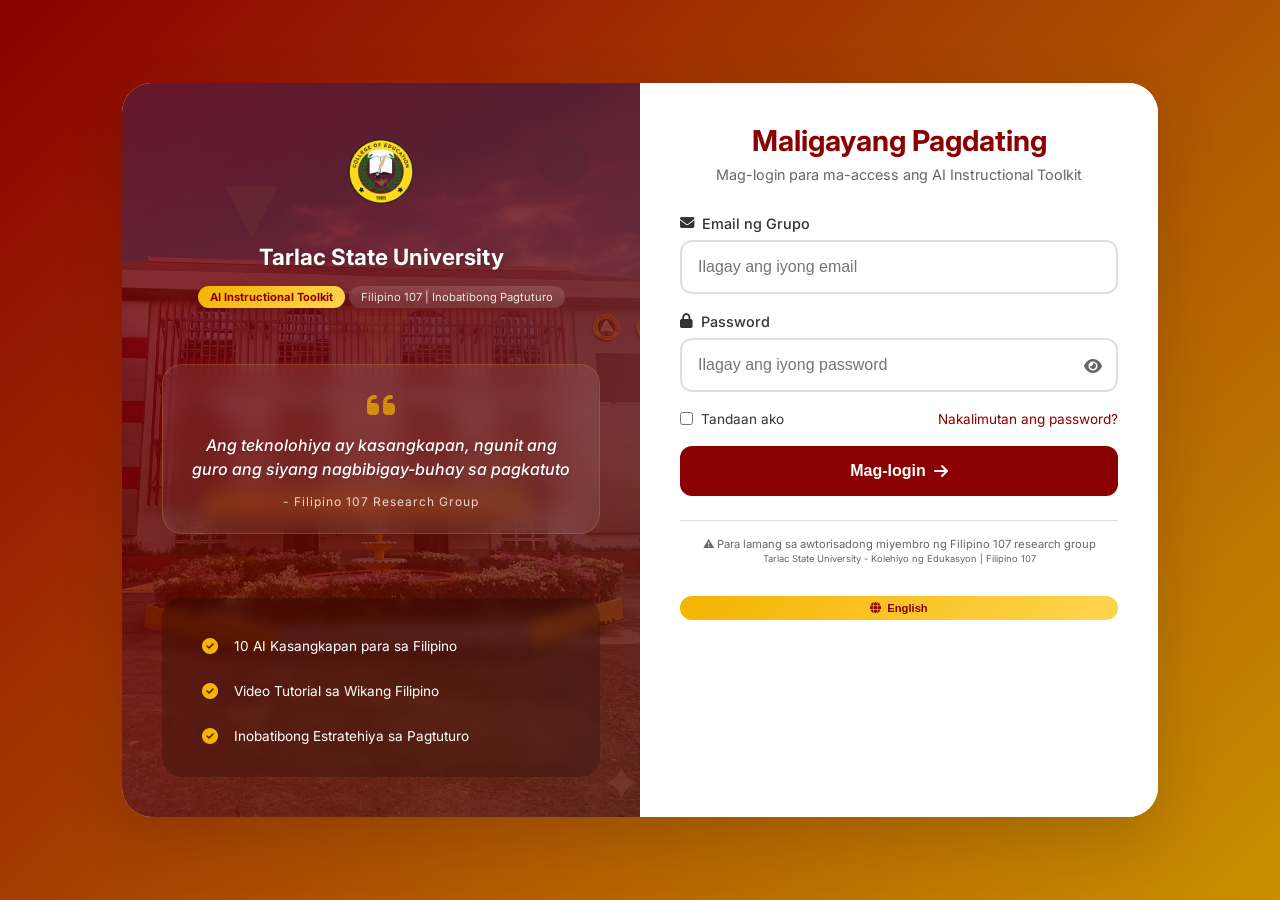
<file: login.html>
<!DOCTYPE html>
<html lang="en">

<head>
    <meta charset="UTF-8">
    <meta name="viewport" content="width=device-width, initial-scale=1.0, user-scalable=yes">
    <link rel="icon" type="image/png" href="/assets/images/TSU Logo.png" />
    <title>Login - AI Instructional Toolkit | Filipino 107 - TSU</title>
    <link rel="stylesheet" href="style.css">
    <link href="https://fonts.googleapis.com/css2?family=Inter:wght@300;400;500;600;700;800&display=swap"
        rel="stylesheet">
    <link rel="stylesheet" href="https://cdnjs.cloudflare.com/ajax/libs/font-awesome/6.5.1/css/all.min.css">
    <style>
        /* ========== GLOBAL SMOOTH TRANSITIONS ========== */
        * {
            transition: all 0.3s cubic-bezier(0.4, 0, 0.2, 1);
        }

        /* Additional powerful styles for login left side */
        .login-pro-left {
            position: relative;
            overflow: hidden;
            background: linear-gradient(135deg, #8B0000 0%, #6B0000 50%, #4A0000 100%);
            transition: all 0.4s ease;
        }

        /* TSU Building Image as HTML element - positioned absolutely */
        .tsu-building-img {
            position: absolute;
            top: 0;
            left: 0;
            right: 0;
            bottom: 0;
            width: 100%;
            height: 100%;
            object-fit: cover;
            object-position: center 30%;
            opacity: 0.25;
            z-index: 0;
            transition: opacity 0.5s ease, transform 0.5s ease;
        }

        .login-pro-left:hover .tsu-building-img {
            opacity: 0.4;
            transform: scale(1.02);
        }

        /* Animated background pattern */
        .login-pro-left::before {
            content: '';
            position: absolute;
            top: 0;
            left: 0;
            right: 0;
            bottom: 0;
            background-image: url('data:image/svg+xml,<svg xmlns="http://www.w3.org/2000/svg" viewBox="0 0 100 100" opacity="0.05"><path fill="%23F4B400" d="M20,20 L30,20 L25,30 Z M70,70 L80,70 L75,80 Z M45,45 L55,45 L50,55 Z"/><circle cx="85" cy="15" r="5"/><circle cx="15" cy="85" r="8"/></svg>');
            background-repeat: repeat;
            animation: slowMove 40s linear infinite;
            z-index: 0;
        }

        @keyframes slowMove {
            0% {
                background-position: 0 0;
            }

            100% {
                background-position: 100px 100px;
            }
        }

        /* Glowing orb effect */
        .login-pro-left::after {
            content: '';
            position: absolute;
            top: 20%;
            left: -20%;
            width: 140%;
            height: 140%;
            background: radial-gradient(circle, rgba(244, 180, 0, 0.08) 0%, transparent 70%);
            animation: pulseGlow 8s ease-in-out infinite;
            z-index: 0;
        }

        @keyframes pulseGlow {

            0%,
            100% {
                opacity: 0.3;
                transform: scale(1);
            }

            50% {
                opacity: 0.6;
                transform: scale(1.05);
            }
        }

        /* Content on top of animation */
        .login-pro-left>*:not(.tsu-building-img) {
            position: relative;
            z-index: 2;
        }

        /* ========== LOGO HOVER ========== */
        .login-tsu-logo {
            width: 100px !important;
            height: 100px !important;
            object-fit: contain !important;
            background: white;
            border-radius: 50%;
            padding: 12px;
            box-shadow: 0 8px 25px rgba(0, 0, 0, 0.2);
            transition: all 0.3s cubic-bezier(0.175, 0.885, 0.32, 1.275);
            cursor: pointer;
        }

        .login-tsu-logo:hover {
            transform: scale(1.08) rotate(2deg);
            box-shadow: 0 20px 40px rgba(0, 0, 0, 0.3);
        }

        /* ========== BRAND TITLE HOVER ========== */
        .login-brand h2 {
            color: white;
            margin-bottom: 0.5rem;
            font-size: 1.4rem;
            font-weight: 700;
            text-shadow: 2px 2px 4px rgba(0, 0, 0, 0.2);
            transition: all 0.3s ease;
            cursor: default;
        }

        .login-brand h2:hover {
            text-shadow: 2px 2px 8px rgba(244, 180, 0, 0.5);
            letter-spacing: 1px;
        }

        /* ========== BADGES HOVER ========== */
        .pro-badge-small {
            background: linear-gradient(135deg, #F4B400, #FFD54F);
            padding: 4px 12px;
            border-radius: 25px;
            font-size: 0.7rem;
            color: #8B0000;
            font-weight: bold;
            display: inline-block;
            box-shadow: 0 2px 8px rgba(0, 0, 0, 0.15);
            transition: all 0.3s ease;
            cursor: default;
        }

        .pro-badge-small:hover {
            transform: translateY(-2px);
            box-shadow: 0 6px 15px rgba(244, 180, 0, 0.3);
            background: linear-gradient(135deg, #FFD54F, #F4B400);
        }

        .course-badge {
            font-size: 0.7rem;
            opacity: 0.9;
            margin-top: 0.5rem;
            background: rgba(255, 255, 255, 0.15);
            display: inline-block;
            padding: 4px 12px;
            border-radius: 20px;
            backdrop-filter: blur(5px);
            transition: all 0.3s ease;
            cursor: default;
        }

        .course-badge:hover {
            background: rgba(255, 255, 255, 0.25);
            transform: translateY(-1px);
            letter-spacing: 0.5px;
        }

        /* ========== QUOTE SECTION HOVER ========== */
        .login-quote {
            text-align: center;
            margin: 2rem 0;
            padding: 1.5rem;
            background: rgba(255, 255, 255, 0.08);
            border-radius: 20px;
            backdrop-filter: blur(10px);
            border: 1px solid rgba(244, 180, 0, 0.2);
            transition: all 0.3s cubic-bezier(0.175, 0.885, 0.32, 1.275);
        }

        .login-quote:hover {
            background: rgba(255, 255, 255, 0.15);
            border-color: rgba(244, 180, 0, 0.5);
            transform: translateY(-5px);
            box-shadow: 0 15px 35px rgba(0, 0, 0, 0.2);
        }

        .login-quote i {
            font-size: 2rem;
            opacity: 0.7;
            margin-bottom: 0.8rem;
            color: #F4B400;
            transition: all 0.3s ease;
        }

        .login-quote:hover i {
            opacity: 1;
            transform: scale(1.1);
        }

        .login-quote p {
            font-size: 1rem;
            font-style: italic;
            line-height: 1.5;
            font-weight: 500;
            text-shadow: 1px 1px 2px rgba(0, 0, 0, 0.1);
            transition: all 0.3s ease;
        }

        .login-quote:hover p {
            transform: translateX(3px);
        }

        .login-quote span {
            font-size: 0.75rem;
            opacity: 0.8;
            display: block;
            margin-top: 0.8rem;
            letter-spacing: 1px;
            transition: all 0.3s ease;
        }

        .login-quote:hover span {
            opacity: 1;
            letter-spacing: 2px;
        }

        /* ========== FEATURES LIST HOVER ========== */
        .login-features-list {
            margin-top: 2rem;
            background: rgba(0, 0, 0, 0.2);
            border-radius: 20px;
            padding: 1rem 1.5rem;
            backdrop-filter: blur(5px);
            transition: all 0.3s ease;
        }

        .login-features-list:hover {
            background: rgba(0, 0, 0, 0.25);
        }

        .login-features-list div {
            margin: 0.8rem 0;
            display: flex;
            align-items: center;
            gap: 12px;
            font-size: 0.85rem;
            padding: 8px 12px;
            border-radius: 12px;
            transition: all 0.3s cubic-bezier(0.175, 0.885, 0.32, 1.275);
            cursor: pointer;
        }

        .login-features-list div:hover {
            background: rgba(244, 180, 0, 0.2);
            transform: translateX(8px);
        }

        .login-features-list i {
            color: #F4B400;
            font-size: 1rem;
            width: 24px;
            text-align: center;
            transition: all 0.3s ease;
        }

        .login-features-list div:hover i {
            transform: scale(1.2);
            color: #FFD54F;
        }

        .login-features-list span {
            transition: all 0.3s ease;
        }

        .login-features-list div:hover span {
            font-weight: 600;
        }

        /* ========== RIGHT SIDE HOVER EFFECTS ========== */

        /* Welcome Header */
        .login-header-pro h1 {
            transition: all 0.3s ease;
        }

        .login-header-pro h1:hover {
            background: linear-gradient(135deg, #8B0000, #F4B400);
            -webkit-background-clip: text;
            background-clip: text;
            color: transparent;
            transform: scale(1.02);
        }

        /* Input Fields */
        .input-group-pro input {
            width: 100%;
            padding: 1rem;
            border: 2px solid var(--border-color, #e0e0e0);
            border-radius: 12px;
            background: var(--bg-primary, white);
            color: var(--text-primary, #333);
            font-size: 1rem;
            transition: all 0.3s cubic-bezier(0.175, 0.885, 0.32, 1.275);
        }

        .input-group-pro input:hover {
            border-color: #F4B400;
            transform: translateY(-2px);
            box-shadow: 0 5px 15px rgba(244, 180, 0, 0.1);
        }

        .input-group-pro input:focus {
            outline: none;
            border-color: #F4B400;
            box-shadow: 0 0 0 3px rgba(244, 180, 0, 0.2);
            transform: translateY(-2px);
        }

        /* Labels */
        .input-group-pro label {
            transition: all 0.3s ease;
            cursor: pointer;
        }

        .input-group-pro label:hover {
            color: #F4B400;
            transform: translateX(3px);
        }

        .input-group-pro label i {
            transition: all 0.3s ease;
        }

        .input-group-pro label:hover i {
            transform: scale(1.2);
            color: #F4B400;
        }

        /* Toggle Password */
        .toggle-password {
            position: absolute;
            right: 1rem;
            bottom: 1rem;
            cursor: pointer;
            color: var(--text-secondary, #999);
            transition: all 0.3s ease;
        }

        .toggle-password:hover {
            color: #F4B400;
            transform: scale(1.1);
        }

        /* Checkbox */
        .checkbox-label {
            display: flex;
            align-items: center;
            gap: 8px;
            cursor: pointer;
            transition: all 0.3s ease;
        }

        .checkbox-label:hover {
            transform: translateX(3px);
        }

        .checkbox-label input {
            transition: all 0.3s ease;
        }

        .checkbox-label input:hover {
            transform: scale(1.1);
            accent-color: #F4B400;
        }

        /* Forgot Link */
        .forgot-link {
            transition: all 0.3s ease;
            position: relative;
        }

        .forgot-link:hover {
            color: #F4B400 !important;
            transform: translateX(-3px);
        }

        .forgot-link::after {
            content: '';
            position: absolute;
            bottom: -2px;
            left: 0;
            width: 0;
            height: 2px;
            background: #F4B400;
            transition: width 0.3s ease;
        }

        .forgot-link:hover::after {
            width: 100%;
        }

        /* Login Button */
        .login-submit-btn {
            width: 100%;
            padding: 1rem;
            background: #8B0000;
            color: white;
            border: none;
            border-radius: 12px;
            font-weight: 600;
            font-size: 1rem;
            cursor: pointer;
            transition: all 0.3s cubic-bezier(0.175, 0.885, 0.32, 1.275);
            display: flex;
            align-items: center;
            justify-content: center;
            gap: 8px;
            position: relative;
            overflow: hidden;
        }

        .login-submit-btn::before {
            content: '';
            position: absolute;
            top: 0;
            left: -100%;
            width: 100%;
            height: 100%;
            background: linear-gradient(90deg, transparent, rgba(255, 255, 255, 0.3), transparent);
            transition: left 0.5s ease;
        }

        .login-submit-btn:hover::before {
            left: 100%;
        }

        .login-submit-btn:hover {
            background: linear-gradient(135deg, #8B0000, #F4B400);
            transform: translateY(-3px);
            box-shadow: 0 10px 25px rgba(139, 0, 0, 0.3);
        }

        .login-submit-btn i {
            transition: all 0.3s ease;
        }

        .login-submit-btn:hover i {
            transform: translateX(5px);
        }

        /* Language Toggle Button */
        .lang-toggle-small {
            background: linear-gradient(135deg, #F4B400, #FFD54F);
            border: none;
            color: #8B0000;
            padding: 6px 12px;
            border-radius: 20px;
            cursor: pointer;
            font-size: 0.7rem;
            font-weight: 600;
            display: inline-flex;
            align-items: center;
            gap: 6px;
            justify-content: center;
            transition: all 0.3s cubic-bezier(0.175, 0.885, 0.32, 1.275);
        }

        .lang-toggle-small:hover {
            background: linear-gradient(135deg, #FFD54F, #F4B400);
            transform: translateY(-2px) scale(1.02);
            box-shadow: 0 5px 15px rgba(244, 180, 0, 0.3);
        }

        .lang-toggle-small i {
            transition: all 0.3s ease;
        }

        .lang-toggle-small:hover i {
            transform: rotate(15deg);
        }

        /* Footer Text */
        .login-footer-pro p,
        .login-footer-pro small {
            transition: all 0.3s ease;
        }

        .login-footer-pro:hover p {
            opacity: 1;
        }

        /* Responsive adjustments */
        @media (max-width: 768px) {
            .login-quote p {
                font-size: 0.85rem;
            }

            .login-features-list div {
                font-size: 0.75rem;
                padding: 5px 8px;
            }

            .login-brand h2 {
                font-size: 1.1rem;
            }

            .login-tsu-logo {
                width: 70px !important;
                height: 70px !important;
            }
        }
    </style>
</head>

<body class="login-pro-body">
    <div class="login-pro-container">
        <div class="login-pro-card">
            <div class="login-pro-left">
                <!-- TSU Building Image as HTML IMG element -->
                <img src="assets/images/COED_Building_Bottom.png" alt="TSU COED Building" class="tsu-building-img"
                    onerror="this.style.display='none'">

                <div class="login-brand animate-fade-up">
                    <img src="assets/images/COE Logo.png" alt="COE Logo"
                        class="login-tsu-logo hover-scale animate-float"
                        onerror="this.src='https://placehold.co/80x80/8B0000/F4B400?text=COE'">
                    <h2 id="universityName">Tarlac State University</h2>
                    <span class="pro-badge-small" id="toolkitBadge">AI Instructional Toolkit</span>
                    <p class="course-badge" id="courseBadge">Filipino 107 | Inobatibong Pagtuturo</p>
                </div>

                <div class="login-quote animate-fade-up" style="animation-delay: 0.2s;">
                    <i class="fas fa-quote-left animate-float"></i>
                    <p id="quoteText">Technology is a tool, but the teacher brings learning to life</p>
                    <span id="quoteAuthor">- Filipino 107 Research Group</span>
                </div>

                <div class="login-features-list stagger-children">
                    <div style="position: relative; top: 3px;"><i class="fas fa-check-circle"></i> <span
                            id="feature1Text">10 AI Tools for Filipino</span>
                    </div>
                    <div style="position: relative; top: 3px;"><i class="fas fa-check-circle"></i> <span
                            id="feature2Text">Video Tutorials in Filipino</span>
                    </div>
                    <div style="position: relative; top: 3px;"><i class="fas fa-check-circle"></i> <span
                            id="feature3Text">Innovative Teaching
                            Strategies</span></div>
                </div>
            </div>
            <div class="login-pro-right">
                <div class="login-header-pro animate-fade-right">
                    <h1 id="welcomeText">Welcome</h1>
                    <p id="subtitleText">Login to access your AI Instructional Toolkit</p>
                </div>

                <form id="loginForm" class="login-form-pro">
                    <div class="input-group-pro animate-fade-right" style="animation-delay: 0.1s;">
                        <label><i class="fas fa-envelope"></i> <span id="emailLabel">Group Email</span></label>
                        <input type="email" id="email" placeholder="Enter your email" required autocomplete="off"
                            class="hover-lift">
                    </div>

                    <div class="input-group-pro animate-fade-right" style="animation-delay: 0.2s;">
                        <label><i class="fas fa-lock"></i> <span id="passwordLabel">Password</span></label>
                        <input type="password" id="password" placeholder="Enter your password" required
                            class="hover-lift">
                        <span class="toggle-password" onclick="togglePassword()">
                            <i class="fas fa-eye"></i>
                        </span>
                    </div>

                    <div class="login-options animate-fade-right" style="animation-delay: 0.3s;">
                        <label class="checkbox-label hover-scale">
                            <input type="checkbox" id="rememberMe">
                            <span id="rememberText">Remember me</span>
                        </label>
                        <a href="#" class="forgot-link hover-scale" id="forgotText">Forgot password?</a>
                    </div>

                    <button type="submit" class="login-submit-btn hover-scale animate-glow" id="loginBtn"
                        style="animation-delay: 0.4s;">
                        <span id="loginBtnText">Login</span> <i class="fas fa-arrow-right"></i>
                    </button>

                    <div id="errorMsg" class="error-message-pro"></div>
                </form>

                <div class="login-footer-pro animate-fade-up" style="animation-delay: 0.5s;">
                    <p id="footerText">⚠️ For authorized Filipino 107 research group members only</p>
                    <small id="footerSmallText">Tarlac State University - College of Education | Filipino 107</small>
                </div>

                <div class="language-selector-footer animate-fade-up" style="animation-delay: 0.6s;">
                    <button id="langToggleLogin" class="lang-toggle-small hover-scale">
                        <i class="fas fa-globe"></i> <span id="langText">Filipino</span>
                    </button>
                </div>
            </div>
        </div>
    </div>

    <script>
        // ========== TRANSLATIONS ==========
        const loginTranslations = {
            en: {
                langToggle: "Filipino",
                universityName: "Tarlac State University",
                toolkitBadge: "AI Instructional Toolkit",
                courseBadge: "Filipino 107 | Innovative Teaching",
                quote: "Technology is a tool, but the teacher brings learning to life",
                quoteAuthor: "- Filipino 107 Research Group",
                feature1: "10 AI Tools for Filipino",
                feature2: "Video Tutorials in Filipino",
                feature3: "Innovative Teaching Strategies",
                welcome: "Welcome",
                subtitle: "Login to access your AI Instructional Toolkit",
                emailLabel: "Group Email",
                passwordLabel: "Password",
                emailPlaceholder: "Enter your email",
                passwordPlaceholder: "Enter your password",
                remember: "Remember me",
                forgot: "Forgot password?",
                loginBtn: "Login",
                footer: "⚠️ For authorized Filipino 107 research group members only",
                footerSmall: "Tarlac State University - College of Education | Filipino 107",
                loginError: "Invalid email or password. Please try again."
            },
            fil: {
                langToggle: "English",
                universityName: "Tarlac State University",
                toolkitBadge: "AI Instructional Toolkit",
                courseBadge: "Filipino 107 | Inobatibong Pagtuturo",
                quote: "Ang teknolohiya ay kasangkapan, ngunit ang guro ang siyang nagbibigay-buhay sa pagkatuto",
                quoteAuthor: "- Filipino 107 Research Group",
                feature1: "10 AI Kasangkapan para sa Filipino",
                feature2: "Video Tutorial sa Wikang Filipino",
                feature3: "Inobatibong Estratehiya sa Pagtuturo",
                welcome: "Maligayang Pagdating",
                subtitle: "Mag-login para ma-access ang AI Instructional Toolkit",
                emailLabel: "Email ng Grupo",
                passwordLabel: "Password",
                emailPlaceholder: "Ilagay ang iyong email",
                passwordPlaceholder: "Ilagay ang iyong password",
                remember: "Tandaan ako",
                forgot: "Nakalimutan ang password?",
                loginBtn: "Mag-login",
                footer: "⚠️ Para lamang sa awtorisadong miyembro ng Filipino 107 research group",
                footerSmall: "Tarlac State University - Kolehiyo ng Edukasyon | Filipino 107",
                loginError: "Mali ang email o password. Pakisubukang muli."
            }
        };

        // Get current language from localStorage or default to 'fil'
        let currentLang = localStorage.getItem("language") || "fil";

        // Function to safely set text content
        function setText(id, text) {
            const element = document.getElementById(id);
            if (element) element.textContent = text;
        }

        // Apply all translations
        function applyTranslations() {
            const t = loginTranslations[currentLang];
            if (!t) return;

            setText("universityName", t.universityName);
            setText("toolkitBadge", t.toolkitBadge);
            setText("courseBadge", t.courseBadge);
            setText("quoteText", t.quote);
            setText("quoteAuthor", t.quoteAuthor);
            setText("feature1Text", t.feature1);
            setText("feature2Text", t.feature2);
            setText("feature3Text", t.feature3);
            setText("welcomeText", t.welcome);
            setText("subtitleText", t.subtitle);
            setText("emailLabel", t.emailLabel);
            setText("passwordLabel", t.passwordLabel);
            setText("rememberText", t.remember);
            setText("forgotText", t.forgot);
            setText("loginBtnText", t.loginBtn);
            setText("footerText", t.footer);
            setText("footerSmallText", t.footerSmall);

            const emailInput = document.getElementById("email");
            const passwordInput = document.getElementById("password");
            if (emailInput) emailInput.placeholder = t.emailPlaceholder;
            if (passwordInput) passwordInput.placeholder = t.passwordPlaceholder;

            setText("langText", t.langToggle);
        }

        // Initialize language toggle
        function initLanguageToggle() {
            const toggleBtn = document.getElementById("langToggleLogin");
            if (toggleBtn) {
                toggleBtn.addEventListener("click", function () {
                    currentLang = currentLang === "en" ? "fil" : "en";
                    localStorage.setItem("language", currentLang);
                    applyTranslations();
                });
            }
        }

        // ========== LOGIN FUNCTIONALITY ==========
        const VALID_EMAIL = "TalaAI@gmail.com";
        const VALID_PASSWORD = "Fil107_Toolkit";

        const loginForm = document.getElementById("loginForm");
        const emailInput = document.getElementById("email");
        const passwordInput = document.getElementById("password");
        const rememberCheckbox = document.getElementById("rememberMe");
        const errorMsgDiv = document.getElementById("errorMsg");
        const loginBtn = document.getElementById("loginBtn");

        if (loginForm) {
            loginForm.addEventListener("submit", function (e) {
                e.preventDefault();

                const email = emailInput.value.trim();
                const password = passwordInput.value;
                const rememberMe = rememberCheckbox.checked;

                loginBtn.classList.add('loading');
                loginBtn.disabled = true;

                setTimeout(() => {
                    if (email === VALID_EMAIL && password === VALID_PASSWORD) {
                        localStorage.setItem("isLoggedIn", "true");
                        localStorage.setItem("userEmail", email);
                        localStorage.setItem("loginTime", new Date().getTime()); // ADD THIS LINE

                        if (rememberMe) {
                            localStorage.setItem("rememberMe", "true");
                        } else {
                            localStorage.removeItem("rememberMe");
                        }

                        loginBtn.style.background = "#28a745";
                        loginBtn.innerHTML = '<i class="fas fa-check"></i> Success!';

                        setTimeout(() => {
                            window.location.href = "dashboard.html";
                        }, 500);
                    } else {
                        loginBtn.classList.remove('loading');
                        loginBtn.disabled = false;

                        const form = document.querySelector('.login-form-pro');
                        form.classList.add('shake');
                        setTimeout(() => {
                            form.classList.remove('shake');
                        }, 300);

                        const errorMsg = loginTranslations[currentLang].loginError;
                        errorMsgDiv.innerHTML = `<i class="fas fa-exclamation-circle"></i> ${errorMsg}`;
                        errorMsgDiv.style.display = "flex";

                        setTimeout(function () {
                            errorMsgDiv.style.display = "none";
                        }, 3000);

                        passwordInput.value = "";
                        passwordInput.style.borderColor = "#dc3545";
                        setTimeout(() => {
                            passwordInput.style.borderColor = "";
                        }, 300);
                    }
                }, 500);
            });
        }

        function togglePassword() {
            const passwordField = document.getElementById("password");
            const icon = document.querySelector(".toggle-password i");

            if (passwordField.type === "password") {
                passwordField.type = "text";
                icon.classList.remove("fa-eye");
                icon.classList.add("fa-eye-slash");
            } else {
                passwordField.type = "password";
                icon.classList.remove("fa-eye-slash");
                icon.classList.add("fa-eye");
            }
        }

        // Auto-login if "Remember Me" was checked
        if (localStorage.getItem("rememberMe") === "true" && localStorage.getItem("isLoggedIn") === "true") {
            window.location.href = "dashboard.html";
        }

        // Add floating animation to icons on hover
        document.querySelectorAll('.login-features-list i').forEach(icon => {
            icon.addEventListener('mouseenter', function () {
                this.style.transform = 'scale(1.2)';
                this.style.transition = 'transform 0.3s';
            });
            icon.addEventListener('mouseleave', function () {
                this.style.transform = 'scale(1)';
            });
        });

        // Add input focus animations
        const inputs = document.querySelectorAll('.input-group-pro input');
        inputs.forEach(input => {
            input.addEventListener('focus', function () {
                this.parentElement.querySelector('label i').style.color = '#F4B400';
                this.parentElement.querySelector('label i').style.transform = 'scale(1.1)';
            });
            input.addEventListener('blur', function () {
                this.parentElement.querySelector('label i').style.color = '';
                this.parentElement.querySelector('label i').style.transform = 'scale(1)';
            });
        });

        // Initialize everything
        applyTranslations();
        initLanguageToggle();
    </script>
</body>

</html>
</file>
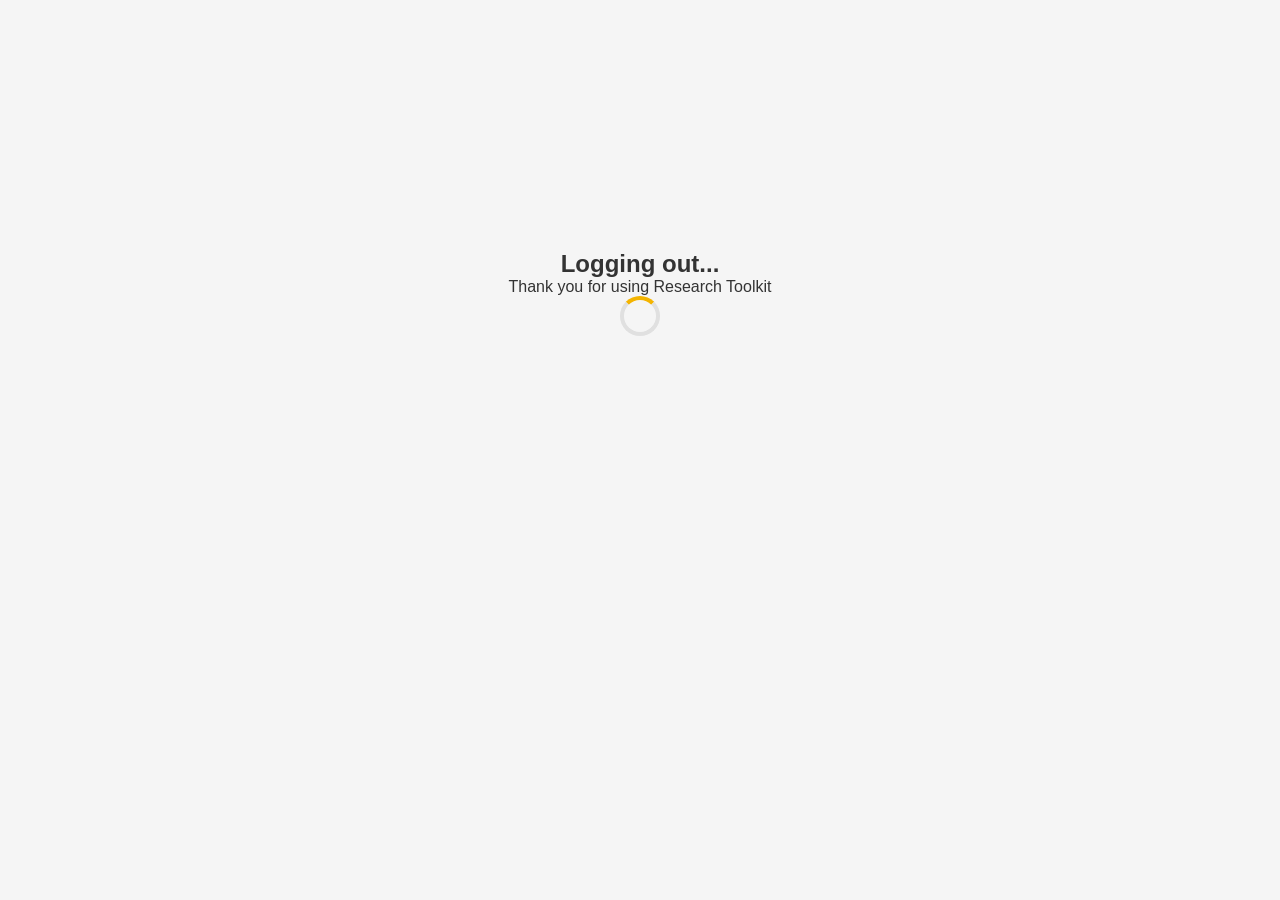
<file: logout.html>
<!DOCTYPE html>
<html lang="en">
<head>
    <meta charset="UTF-8">
    <meta name="viewport" content="width=device-width, initial-scale=1.0">
    <link rel="icon" type="image/png" href="/assets/images/TSU Logo.png" />
    <title>Logging out...</title>
    <link rel="stylesheet" href="style.css">
</head>
<body class="logout-body">
    <div class="logout-container">
        <div class="logout-card">
            <h2>Logging out...</h2>
            <p>Thank you for using Research Toolkit</p>
            <div class="spinner"></div>
        </div>
    </div>

    <script>
        // Clear all localStorage data
        localStorage.removeItem("isLoggedIn");
        localStorage.removeItem("userEmail");
        
        // Redirect after 2 seconds
        setTimeout(function() {
            window.location.href = "login.html";
        }, 2000);
    </script>
</body>
</html>
</file>
<file: style.css>
* {
    margin: 0;
    padding: 0;
    box-sizing: border-box;
}

body {
    font-family: 'Inter', sans-serif;
    background: #F5F5F5;
    transition: background 0.3s, color 0.3s;
}

/* Force dark mode to work - Add this at the top of your CSS */
body.dark-mode {
    --bg-primary: #1a1a2e;
    --bg-secondary: #16213e;
    --text-primary: #ffffff;
    --text-secondary: #a0a0a0;
    --text-muted: #6c757d;
    --card-bg: #0f3460;
    --border-color: #2c3e66;
    background: #16213e;
    color: #ffffff;
}

/* Make sure dark mode navbar changes color */
body.dark-mode .dashboard-nav,
body.dark-mode .navbar {
    background: #0f0f1a !important;
}

body.dark-mode .nav-right {
    background: #0f0f1a !important;
}

body.dark-mode .logo span,
body.dark-mode .brand-text {
    color: white;
}

body.dark-mode .tool-card-pro {
    background: #0f3460;
    border-color: #2c3e66;
}

body.dark-mode .tool-card-pro p {
    color: #a0a0a0;
}

body.dark-mode .filter-btn {
    color: #a0a0a0;
    border-color: #2c3e66;
}

body.dark-mode .filter-btn.active {
    background: linear-gradient(135deg, #8B0000, #C89000);
    color: white;
}

body.dark-mode .search-bar {
    background: #0f3460;
    border-color: #2c3e66;
}

body.dark-mode .search-bar input {
    color: white;
}

body.dark-mode .search-bar input::placeholder {
    color: #6c757d;
}

body.dark-mode .motivation-card {
    background: rgba(244, 180, 0, 0.1);
}

body.dark-mode .modal-content {
    background: #1a1a2e;
}

body.dark-mode .completed-item {
    background: #0f3460;
}

body.dark-mode .stat-item {
    border-bottom-color: #2c3e66;
}

/* ========== TSU COLOR PALETTE ========== */
:root {
    /* TSU Primary Colors */
    --tsu-maroon: #8B0000;
    --tsu-gold: #F4B400;
    --tsu-gold-dark: #C89000;
    --tsu-gold-light: #FFD54F;

    /* TSU Neutral Colors */
    --tsu-white: #FFFFFF;
    --tsu-gray-light: #F5F5F5;
    --tsu-gray-dark: #333333;

    /* System Variables (using TSU colors) */
    --bg-primary: var(--tsu-white);
    --bg-secondary: var(--tsu-gray-light);
    --text-primary: var(--tsu-gray-dark);
    --text-secondary: #666666;
    --text-muted: #999999;
    --card-bg: var(--tsu-white);
    --border-color: #E0E0E0;

    /* Gradients using TSU colors */
    --gradient-maroon: linear-gradient(135deg, #8B0000, #6B0000);
    --gradient-gold: linear-gradient(135deg, #F4B400, #D4A000);
    --gradient-maroon-gold: linear-gradient(135deg, #8B0000, #F4B400);

    --shadow: 0 10px 40px rgba(0, 0, 0, 0.1);
    --shadow-sm: 0 2px 10px rgba(0, 0, 0, 0.05);
    --shadow-lg: 0 20px 60px rgba(0, 0, 0, 0.15);
}

/* Dark Mode - Adjusted for TSU colors */
body.dark-mode {
    --bg-primary: #1a1a2e;
    --bg-secondary: #16213e;
    --text-primary: #ffffff;
    --text-secondary: #a0a0a0;
    --text-muted: #6c757d;
    --card-bg: #0f3460;
    --border-color: #2c3e66;
    --shadow: 0 10px 40px rgba(0, 0, 0, 0.3);
    --shadow-sm: 0 2px 10px rgba(0, 0, 0, 0.2);
    --shadow-lg: 0 20px 60px rgba(0, 0, 0, 0.4);
}

body {
    background: var(--bg-secondary);
    color: var(--text-primary);
}

/* ========== TYPOGRAPHY ========== */
h1,
h2,
h3,
h4,
h5,
h6 {
    color: var(--text-primary);
    font-weight: 700;
}

a {
    text-decoration: none;
    transition: all 0.3s ease;
}

/* ========== SCROLLBAR - TSU Colors ========== */
::-webkit-scrollbar {
    width: 10px;
}

::-webkit-scrollbar-track {
    background: var(--bg-secondary);
}

::-webkit-scrollbar-thumb {
    background: var(--tsu-maroon);
    border-radius: 10px;
}

::-webkit-scrollbar-thumb:hover {
    background: var(--tsu-gold-dark);
}

/* ========== NAVIGATION - TSU Maroon ========== */
/* ========== NAVIGATION - RESPONSIVE WITH LARGE LOGO ========== */
.navbar,
.dashboard-nav {
    background: var(--tsu-maroon);
    box-shadow: var(--shadow-sm);
    position: fixed;
    width: 100%;
    top: 0;
    z-index: 1000;
    padding: 0.5rem 0;
}

.nav-container {
    max-width: 1400px;
    margin: 0 auto;
    padding: 0.75rem 2rem;
    display: flex;
    justify-content: space-between;
    align-items: center;
    gap: 1rem;
}

/* Logo Container */
.logo {
    display: flex;
    align-items: center;
    gap: 1rem;
    flex-wrap: wrap;
}

/* Large School Logo */
.school-logo {
    width: 120px;
    height: 120px;
    object-fit: contain;
    border-radius: 50%;
    background: var(--tsu-white);
    padding: 5px;
    box-shadow: 0 2px 8px rgba(0, 0, 0, 0.2);
    transition: transform 0.3s ease;
}

.school-logo:hover {
    transform: scale(1.05);
}

/* TSU Text Container */
.tsu-text {
    display: flex;
    flex-direction: column;
    line-height: 1.2;
}

.tsu-name {
    font-size: 0.8rem;
    font-weight: 700;
    letter-spacing: 0.5px;
    color: var(--tsu-gold);
    white-space: nowrap;
}

.tsu-tagline {
    font-size: 0.65rem;
    opacity: 0.9;
    color: white;
    white-space: nowrap;
}

/* Divider */
.logo-divider {
    width: 1px;
    height: 40px;
    background: rgba(255, 255, 255, 0.3);
    margin: 0 0.25rem;
}

/* Robot Icon */
.logo i.fa-robot {
    font-size: 1.6rem;
    color: var(--tsu-gold);
}

/* Brand Text */
.brand-text {
    font-size: 1rem;
    font-weight: 600;
    color: white;
    white-space: nowrap;
}

.pro-badge {
    background: var(--tsu-gold);
    font-size: 0.6rem;
    padding: 2px 6px;
    border-radius: 20px;
    color: var(--tsu-maroon);
    margin-left: 6px;
    font-weight: 700;
}

/* Navigation Links */
.nav-links {
    display: flex;
    gap: 1.5rem;
    align-items: center;
}

.nav-links a {
    text-decoration: none;
    color: var(--tsu-white);
    font-weight: 500;
    transition: all 0.3s ease;
    font-size: 0.9rem;
}

.nav-links a:hover {
    color: var(--tsu-gold);
}

/* FIXED LOGIN BUTTON */
.nav-login-btn {
    padding: 6px 18px !important;
    border: 2px solid #F4B400 !important;
    border-radius: 30px !important;
    background: transparent !important;
    color: #FFFFFF !important;
}

.nav-login-btn:hover {
    background: #F4B400 !important;
    color: #ffffff !important;
}

/* FIXED GET STARTED BUTTON */
/* .nav-cta-btn {
    background: #F4B400 !important;
    color: #8B0000 !important;
    padding: 6px 20px !important;
    border-radius: 30px !important;
    font-weight: 700 !important;
} */

/* .nav-cta-btn:hover {
    background: #C89000 !important;
    color: #8B0000 !important;
    transform: translateY(-2px);
} */

/* FORCE FIX - ADD AT VERY END */
/* .nav-login-btn {
    border: 2px solid #F4B400 !important;
    background: transparent !important;
    color: white !important;
}

.nav-login-btn:hover {
    background: #F4B400 !important;
    color: #8B0000 !important;
} */

/* .nav-cta-btn {
    background: #F4B400 !important;
    color: #ffffff !important;
}

.nav-cta-btn:hover {
    background: #C89000 !important;
    color: #8B0000 !important;
} */

/* Language Toggle Button */
.lang-toggle-btn {
    background: rgba(255, 255, 255, 0.15);
    border: 1px solid rgba(255, 255, 255, 0.3);
    color: white;
    padding: 6px 14px;
    border-radius: 30px;
    cursor: pointer;
    font-size: 0.8rem;
    font-weight: 500;
    transition: all 0.3s;
    display: flex;
    align-items: center;
    gap: 6px;
}

.lang-toggle-btn:hover {
    background: rgba(255, 255, 255, 0.25);
    border-color: var(--tsu-gold);
}

/* Mobile Menu Button */
.mobile-menu-btn {
    display: none;
    background: none;
    border: none;
    color: white;
    font-size: 1.5rem;
    cursor: pointer;
    padding: 8px;
    transition: all 0.3s;
}

.mobile-menu-btn:hover {
    color: var(--tsu-gold);
}

/* ========== RESPONSIVE NAVBAR ========== */

/* Tablet (768px - 1024px) */
@media (max-width: 1024px) {
    .nav-container {
        padding: 0.75rem 1.5rem;
    }

    .tsu-name {
        font-size: 0.7rem;
    }

    .tsu-tagline {
        font-size: 0.55rem;
    }

    .brand-text {
        font-size: 0.9rem;
    }

    .logo i.fa-robot {
        font-size: 1.4rem;
    }

    .nav-links {
        gap: 1rem;
    }

    .nav-links a {
        font-size: 0.85rem;
    }

    .nav-login-btn,
    .nav-cta-btn {
        padding: 5px 14px;
    }

    .lang-toggle-btn {
        padding: 5px 12px;
        font-size: 0.75rem;
    }
}

/* Mobile (up to 768px) */
@media (max-width: 768px) {
    .navbar {
        padding: 0;
    }

    .nav-container {
        padding: 0.75rem 1rem;
        flex-wrap: wrap;
        position: relative;
    }

    /* Logo section - keep large on mobile */
    .logo {
        flex: 1;
        gap: 0.75rem;
    }

    .school-logo {
        width: 50px;
        height: 50px;
    }

    .tsu-name {
        font-size: 0.6rem;
    }

    .tsu-tagline {
        font-size: 0.5rem;
    }

    .logo-divider {
        height: 30px;
    }

    .logo i.fa-robot {
        font-size: 1.2rem;
    }

    .brand-text {
        font-size: 0.8rem;
    }

    .pro-badge {
        font-size: 0.5rem;
        padding: 1px 4px;
    }

    /* Mobile Menu Button */
    .mobile-menu-btn {
        display: block;
    }

    /* Navigation Links - Mobile Dropdown */
    .nav-links {
        display: none;
        position: absolute;
        top: 100%;
        left: 0;
        right: 0;
        background: var(--tsu-maroon);
        flex-direction: column;
        padding: 1rem;
        gap: 1rem;
        z-index: 1000;
        border-top: 1px solid rgba(255, 255, 255, 0.1);
        box-shadow: 0 10px 20px rgba(0, 0, 0, 0.2);
    }

    .nav-links.show {
        display: flex;
    }

    .nav-links a {
        width: 100%;
        text-align: center;
        padding: 10px;
        font-size: 1rem;
    }

    .nav-login-btn,
    .nav-cta-btn {
        width: 100%;
        text-align: center;
    }

    .lang-toggle-btn {
        width: 100%;
        justify-content: center;
        margin-top: 0.5rem;
    }
}

/* Small Mobile (up to 480px) */
@media (max-width: 480px) {
    .nav-container {
        padding: 0.6rem 0.8rem;
    }

    /* Keep logo large but adjust spacing */
    .logo {
        gap: 0.5rem;
    }

    .school-logo {
        width: 45px;
        height: 45px;
    }

    .tsu-text {
        display: none;
        /* Hide text on very small screens to save space */
    }

    .logo-divider {
        display: none;
    }

    .logo i.fa-robot {
        font-size: 1.1rem;
    }

    .brand-text {
        font-size: 0.75rem;
    }

    .pro-badge {
        font-size: 0.45rem;
        padding: 1px 3px;
    }
}

/* Extra Small (up to 360px) */
@media (max-width: 360px) {
    .school-logo {
        width: 40px;
        height: 40px;
    }

    .brand-text {
        font-size: 0.7rem;
    }

    .logo i.fa-robot {
        font-size: 1rem;
    }
}

/* Fix for dashboard nav on mobile */
@media (max-width: 768px) {
    .dashboard-nav .nav-container {
        padding: 0.6rem 1rem;
    }

    .dashboard-nav .logo {
        gap: 0.5rem;
    }

    .dashboard-nav .school-logo {
        width: 45px;
        height: 45px;
    }

    .dashboard-nav .brand-text {
        font-size: 0.8rem;
    }
}

/* ========== HERO SECTION ========== */
.hero-pro {
    min-height: 100vh;
    display: flex;
    align-items: center;
    justify-content: space-between;
    padding: 120px 5% 80px;
    position: relative;
    overflow: hidden;
}

.hero-bg-gradient {
    position: absolute;
    top: 0;
    left: 0;
    right: 0;
    bottom: 0;
    background: radial-gradient(circle at 20% 50%, rgba(139, 0, 0, 0.05) 0%, transparent 50%);
}

.hero-content {
    flex: 1;
    max-width: 600px;
    z-index: 2;
}

.hero-badge {
    display: inline-flex;
    align-items: center;
    gap: 8px;
    background: rgba(244, 180, 0, 0.15);
    padding: 8px 16px;
    border-radius: 50px;
    font-size: 0.875rem;
    margin-bottom: 1.5rem;
    color: var(--tsu-maroon);
    font-weight: 600;
}

.hero-title-pro {
    font-size: 3.5rem;
    font-weight: 800;
    line-height: 1.2;
    margin-bottom: 1.5rem;
}

.gradient-text {
    background: linear-gradient(135deg, var(--tsu-maroon), var(--tsu-gold));
    -webkit-background-clip: text;
    background-clip: text;
    color: transparent;
}

.hero-description {
    font-size: 1.125rem;
    color: var(--text-secondary);
    line-height: 1.6;
    margin-bottom: 2rem;
}

.hero-buttons-pro {
    display: flex;
    gap: 1rem;
    margin-bottom: 3rem;
    flex-wrap: wrap;
}

.btn-primary-pro {
    background: var(--tsu-maroon);
    color: white;
    padding: 14px 32px;
    border-radius: 50px;
    text-decoration: none;
    font-weight: 600;
    display: inline-flex;
    align-items: center;
    gap: 8px;
    transition: transform 0.3s, box-shadow 0.3s;
}

.btn-primary-pro:hover {
    background: #6B0000;
    transform: translateY(-2px);
    box-shadow: 0 10px 30px rgba(139, 0, 0, 0.3);
    color: white;
}

.btn-secondary-pro {
    background: transparent;
    border: 2px solid var(--tsu-maroon);
    color: white;
    padding: 12px 28px;
    border-radius: 50px;
    text-decoration: none;
    font-weight: 600;
    display: inline-flex;
    align-items: center;
    gap: 8px;
    transition: all 0.3s;
}

.btn-secondary-pro:hover {
    background: var(--tsu-maroon);
    color: white;
}

.hero-stats {
    display: flex;
    gap: 3rem;
    flex-wrap: wrap;
}

.stat {
    display: flex;
    flex-direction: column;
}

.stat-number {
    font-size: 2rem;
    font-weight: 800;
    color: var(--tsu-maroon);
}

.stat-label {
    font-size: 0.875rem;
    color: var(--text-secondary);
}

.hero-image {
    flex: 1;
    position: relative;
    height: 500px;
}

.floating-card {
    position: absolute;
    background: var(--card-bg);
    padding: 1rem 1.5rem;
    border-radius: 15px;
    display: flex;
    align-items: center;
    gap: 12px;
    box-shadow: var(--shadow);
    animation: float 3s ease-in-out infinite;
    border-left: 4px solid var(--tsu-gold);
}

.card-1 {
    top: 20%;
    left: 10%;
    animation-delay: 0s;
}

.card-2 {
    top: 50%;
    right: 10%;
    animation-delay: 1s;
}

.card-3 {
    bottom: 20%;
    left: 20%;
    animation-delay: 2s;
}

@keyframes float {

    0%,
    100% {
        transform: translateY(0px);
    }

    50% {
        transform: translateY(-20px);
    }
}

/* ========== FEATURES SECTION ========== */
.features-pro {
    padding: 80px 5%;
    background: var(--bg-primary);
}

.container {
    max-width: 1200px;
    margin: 0 auto;
}

.section-header {
    text-align: center;
    margin-bottom: 3rem;
}

.section-tag {
    display: inline-block;
    background: rgba(244, 180, 0, 0.15);
    padding: 6px 16px;
    border-radius: 50px;
    font-size: 0.875rem;
    font-weight: 600;
    margin-bottom: 1rem;
    color: var(--tsu-maroon);
}

.section-header h2 {
    font-size: 2.5rem;
    margin-bottom: 1rem;
}

.section-header p {
    color: var(--text-secondary);
    max-width: 600px;
    margin: 0 auto;
}

.features-grid-pro {
    display: grid;
    grid-template-columns: repeat(auto-fit, minmax(350px, 1fr));
    gap: 2rem;
}

.feature-card-pro {
    background: var(--bg-secondary);
    padding: 2rem;
    border-radius: 20px;
    transition: transform 0.3s, box-shadow 0.3s;
    text-align: center;
    border-bottom: 4px solid transparent;
}

.feature-card-pro:hover {
    transform: translateY(-5px);
    box-shadow: var(--shadow);
    border-bottom-color: var(--tsu-gold);
}

.feature-icon-pro {
    width: 70px;
    height: 70px;
    background: rgba(139, 0, 0, 0.1);
    border-radius: 20px;
    display: flex;
    align-items: center;
    justify-content: center;
    margin: 0 auto 1.5rem;
}

.feature-icon-pro i {
    font-size: 2rem;
    color: var(--tsu-maroon);
}

.feature-card-pro h3 {
    margin-bottom: 0.5rem;
}

.feature-card-pro p {
    color: var(--text-secondary);
    line-height: 1.6;
}

/* ========== TOOLS PREVIEW SECTION ========== */
.tools-preview-pro {
    padding: 60px 5%;
    background: var(--bg-secondary);
}

.tools-marquee {
    overflow: hidden;
    white-space: nowrap;
    margin-top: 2rem;
}

.tools-scroll {
    display: inline-block;
    animation: scroll 20s linear infinite;
}

.tools-scroll span {
    display: inline-block;
    padding: 10px 20px;
    margin: 0 10px;
    background: var(--card-bg);
    border-radius: 50px;
    font-weight: 500;
    box-shadow: var(--shadow-sm);
    color: var(--tsu-maroon);
    border: 1px solid rgba(139, 0, 0, 0.1);
}

.tools-scroll span i {
    color: var(--tsu-gold);
    margin-right: 8px;
}

@keyframes scroll {
    0% {
        transform: translateX(0);
    }

    100% {
        transform: translateX(-50%);
    }
}

/* ========== CTA SECTION - TSU Colors ========== */
.cta-pro {
    background: var(--tsu-maroon);
    padding: 80px 5%;
    text-align: center;
    color: white;
}

.cta-content h2 {
    font-size: 2.5rem;
    margin-bottom: 1rem;
    color: white;
}

.cta-content p {
    margin-bottom: 2rem;
    opacity: 0.9;
}

.btn-cta {
    background: var(--tsu-gold);
    color: var(--tsu-maroon);
    padding: 14px 32px;
    border-radius: 50px;
    text-decoration: none;
    font-weight: 700;
    display: inline-flex;
    align-items: center;
    gap: 8px;
    transition: transform 0.3s;
}

.btn-cta:hover {
    transform: translateY(-2px);
    background: var(--tsu-gold-dark);
    box-shadow: 0 10px 30px rgba(0, 0, 0, 0.2);
}

/* ========== DASHBOARD ========== */
.dashboard-pro-container {
    max-width: 1400px;
    margin: 80px auto 0;
    padding: 2rem;
}

.welcome-section {
    background: var(--tsu-maroon);
    border-radius: 20px;
    padding: 2rem;
    display: flex;
    justify-content: space-between;
    align-items: center;
    margin-bottom: 2rem;
    color: white;
    flex-wrap: wrap;
    gap: 1rem;
}

.welcome-text h1 {
    font-size: 1.8rem;
    margin-bottom: 0.5rem;
    color: white;
}

.welcome-text p {
    opacity: 0.9;
}

.streak-card {
    background: rgba(244, 180, 0, 0.2);
    padding: 1rem 1.5rem;
    border-radius: 15px;
    display: flex;
    align-items: center;
    gap: 1rem;
    backdrop-filter: blur(10px);
}

.streak-card i {
    font-size: 2rem;
    color: var(--tsu-gold);
}

/* Search Section */
.search-section {
    margin-bottom: 2rem;
}

.search-bar {
    background: var(--bg-primary);
    border-radius: 50px;
    padding: 1rem 1.5rem;
    display: flex;
    align-items: center;
    gap: 1rem;
    margin-bottom: 1.5rem;
    box-shadow: var(--shadow-sm);
    border: 1px solid var(--border-color);
}

.search-bar i {
    color: var(--tsu-maroon);
    font-size: 1.2rem;
}

.search-bar input {
    flex: 1;
    border: none;
    outline: none;
    background: transparent;
    font-size: 1rem;
    color: var(--text-primary);
}

.search-bar input::placeholder {
    color: var(--text-muted);
}

.filter-buttons {
    display: flex;
    gap: 1rem;
    flex-wrap: wrap;
}

.filter-btn {
    padding: 0.6rem 1.5rem;
    border: 2px solid var(--border-color);
    background: transparent;
    border-radius: 50px;
    cursor: pointer;
    transition: all 0.3s;
    color: var(--text-primary);
    font-weight: 500;
}

.filter-btn:hover {
    border-color: var(--tsu-maroon);
    color: var(--tsu-maroon);
}

.filter-btn.active {
    background: var(--tsu-maroon);
    border-color: transparent;
    color: white;
}

/* Tools Grid */
.tools-grid-pro {
    display: grid;
    grid-template-columns: repeat(auto-fill, minmax(320px, 1fr));
    gap: 1.5rem;
}

.tool-card-pro {
    background: var(--card-bg);
    border-radius: 20px;
    padding: 1.5rem;
    text-decoration: none;
    color: var(--text-primary);
    transition: all 0.3s;
    border: 1px solid var(--border-color);
    position: relative;
    display: block;
}

.tool-card-pro:hover {
    transform: translateY(-5px);
    box-shadow: var(--shadow);
    border-color: var(--tsu-gold);
}

.tool-header-pro {
    display: flex;
    justify-content: space-between;
    align-items: center;
    margin-bottom: 1rem;
}

.tool-icon-pro {
    font-size: 2.5rem;
}

.favorite-btn {
    background: none;
    border: none;
    font-size: 1.3rem;
    cursor: pointer;
    transition: transform 0.2s;
    color: var(--tsu-gold);
}

.favorite-btn:hover {
    transform: scale(1.1);
}

.tool-category {
    display: inline-block;
    padding: 4px 12px;
    background: rgba(139, 0, 0, 0.1);
    border-radius: 20px;
    font-size: 0.75rem;
    margin: 0.5rem 0;
    text-transform: capitalize;
    color: var(--tsu-maroon);
    font-weight: 600;
}

.tool-card-pro p {
    color: var(--text-secondary);
    font-size: 0.9rem;
    margin: 0.5rem 0;
}

.progress-bar {
    height: 4px;
    background: var(--border-color);
    border-radius: 2px;
    margin-top: 1rem;
    overflow: hidden;
}

.progress-fill {
    height: 100%;
    background: var(--tsu-gold);
    border-radius: 2px;
    transition: width 0.3s;
}

.completed-badge {
    position: absolute;
    top: 1rem;
    right: 1rem;
    background: #28a745;
    color: white;
    padding: 4px 8px;
    border-radius: 20px;
    font-size: 0.7rem;
    display: flex;
    align-items: center;
    gap: 4px;
}

.no-results {
    text-align: center;
    padding: 4rem;
    background: var(--card-bg);
    border-radius: 20px;
}

.no-results i {
    font-size: 3rem;
    color: var(--text-muted);
    margin-bottom: 1rem;
}

/* ========== MODAL ========== */
.modal {
    display: none;
    position: fixed;
    top: 0;
    left: 0;
    width: 100%;
    height: 100%;
    background: rgba(0, 0, 0, 0.5);
    z-index: 2000;
    justify-content: center;
    align-items: center;
}

.modal-content {
    background: var(--bg-primary);
    border-radius: 20px;
    max-width: 500px;
    width: 90%;
    animation: modalSlideIn 0.3s;
}

.modal-header {
    display: flex;
    justify-content: space-between;
    align-items: center;
    padding: 1.5rem;
    border-bottom: 1px solid var(--border-color);
}

.modal-header h2 {
    margin: 0;
    color: var(--tsu-maroon);
}

.modal-header .close {
    font-size: 1.5rem;
    cursor: pointer;
}

.modal-body {
    padding: 1.5rem;
}

.progress-stats {
    display: flex;
    gap: 2rem;
    align-items: center;
    margin-bottom: 2rem;
    flex-wrap: wrap;
}

.stat-circle {
    position: relative;
    width: 150px;
    height: 150px;
}

.stat-circle span {
    position: absolute;
    top: 50%;
    left: 50%;
    transform: translate(-50%, -50%);
    font-size: 1.5rem;
    font-weight: bold;
    color: var(--tsu-maroon);
}

.stat-details p {
    margin: 0.5rem 0;
}

.stat-details i {
    color: var(--tsu-gold);
    width: 25px;
}

.completed-list {
    max-height: 300px;
    overflow-y: auto;
}

.completed-item {
    display: flex;
    align-items: center;
    gap: 1rem;
    padding: 0.75rem;
    background: var(--bg-secondary);
    border-radius: 10px;
    margin-bottom: 0.5rem;
}

@keyframes modalSlideIn {
    from {
        transform: translateY(-50px);
        opacity: 0;
    }

    to {
        transform: translateY(0);
        opacity: 1;
    }
}

/* ========== LOGIN PAGE - TSU Colors ========== */
.login-pro-body {
    min-height: 100vh;
    display: flex;
    align-items: center;
    justify-content: center;
    background: linear-gradient(135deg, var(--tsu-maroon), var(--tsu-gold-dark));
}

.login-pro-container {
    width: 100%;
    max-width: 1000px;
    padding: 2rem;
}

.login-pro-card {
    display: flex;
    background: var(--bg-primary);
    border-radius: 30px;
    overflow: hidden;
    box-shadow: var(--shadow-lg);
}

.login-pro-left {
    flex: 1;
    background: var(--tsu-maroon);
    padding: 3rem;
    color: white;
    display: flex;
    flex-direction: column;
    justify-content: space-between;
}

.login-brand {
    text-align: center;
    margin-bottom: 2rem;
}

.login-brand i {
    font-size: 3rem;
    margin-bottom: 1rem;
    color: var(--tsu-gold);
}

.login-brand h2 {
    color: white;
    margin-bottom: 0.5rem;
}

.pro-badge-small {
    background: var(--tsu-gold);
    padding: 2px 8px;
    border-radius: 20px;
    font-size: 0.7rem;
    color: var(--tsu-maroon);
    font-weight: bold;
}

.login-quote {
    text-align: center;
    margin: 2rem 0;
}

.login-quote i {
    font-size: 2rem;
    opacity: 0.5;
    margin-bottom: 1rem;
    color: var(--tsu-gold);
}

.login-features-list {
    margin-top: 2rem;
}

.login-features-list div {
    margin: 0.5rem 0;
    display: flex;
    align-items: center;
    gap: 10px;
    position: relative;
    bottom: 40px;
}

.login-features-list i {
    color: var(--tsu-gold);
}

.login-pro-right {
    flex: 1;
    padding: 3rem;
}

.login-header-pro {
    text-align: center;
    margin-bottom: 2rem;
}

.login-header-pro h1 {
    margin-bottom: 0.5rem;
    color: var(--tsu-maroon);
}

.login-form-pro {
    display: flex;
    flex-direction: column;
    gap: 1.5rem;
}

.input-group-pro {
    position: relative;
}

.input-group-pro label {
    display: block;
    margin-bottom: 0.5rem;
    font-weight: 500;
    display: flex;
    align-items: center;
    gap: 8px;
    color: var(--text-primary);
}

.input-group-pro input {
    width: 100%;
    padding: 1rem;
    border: 2px solid var(--border-color);
    border-radius: 12px;
    background: var(--bg-primary);
    color: var(--text-primary);
    font-size: 1rem;
    transition: border-color 0.3s;
}

.input-group-pro input:focus {
    outline: none;
    border-color: var(--tsu-gold);
}

.toggle-password {
    position: absolute;
    right: 1rem;
    bottom: 1rem;
    cursor: pointer;
    color: var(--text-secondary);
}

.login-options {
    display: flex;
    justify-content: space-between;
    align-items: center;
}

.checkbox-label {
    display: flex;
    align-items: center;
    gap: 8px;
    cursor: pointer;
}

.forgot-link {
    color: var(--tsu-maroon);
    text-decoration: none;
}

.login-submit-btn {
    width: 100%;
    padding: 1rem;
    background: var(--tsu-maroon);
    color: white;
    border: none;
    border-radius: 12px;
    font-weight: 600;
    font-size: 1rem;
    cursor: pointer;
    transition: transform 0.3s, box-shadow 0.3s;
    display: flex;
    align-items: center;
    justify-content: center;
    gap: 8px;
}

.login-submit-btn:hover {
    background: #6B0000;
    transform: translateY(-2px);
    box-shadow: 0 10px 20px rgba(139, 0, 0, 0.3);
}

.error-message-pro {
    background: rgba(220, 53, 69, 0.1);
    color: #dc3545;
    padding: 0.75rem;
    border-radius: 10px;
    display: none;
    align-items: center;
    gap: 8px;
    justify-content: center;
}

.login-footer-pro {
    text-align: center;
    margin-top: 2rem;
    padding-top: 1rem;
    border-top: 1px solid var(--border-color);
    color: var(--text-secondary);
    font-size: 0.8rem;
}

/* ========== TOOL PAGES ========== */
.tool-pro-container {
    max-width: 1000px;
    margin: 80px auto 0;
    padding: 2rem;
}

.tool-pro-header {
    display: flex;
    justify-content: space-between;
    align-items: center;
    margin-bottom: 2rem;
    flex-wrap: wrap;
    gap: 1rem;
}

.tool-pro-header h1 {
    font-size: 2rem;
    display: flex;
    align-items: center;
    gap: 10px;
    color: var(--tsu-maroon);
}

.video-wrapper {
    position: relative;
    padding-bottom: 56.25%;
    height: 0;
    border-radius: 20px;
    overflow: hidden;
    margin-bottom: 2rem;
    box-shadow: var(--shadow);
}

.video-wrapper iframe {
    position: absolute;
    top: 0;
    left: 0;
    width: 100%;
    height: 100%;
}

.tool-content-pro {
    background: var(--card-bg);
    border-radius: 20px;
    padding: 2rem;
    box-shadow: var(--shadow-sm);
}

.tool-content-pro h2 {
    margin-top: 1.5rem;
    margin-bottom: 1rem;
    font-size: 1.5rem;
    color: var(--tsu-maroon);
}

.tool-content-pro h2:first-of-type {
    margin-top: 0;
}

.tool-content-pro p {
    line-height: 1.7;
    color: var(--text-secondary);
    margin-bottom: 1rem;
}

.tool-content-pro ol,
.tool-content-pro ul {
    margin-left: 1.5rem;
    margin-bottom: 1rem;
    line-height: 1.7;
    color: var(--text-secondary);
}

.tool-content-pro li {
    margin-bottom: 0.5rem;
}

.tool-content-pro a {
    color: var(--tsu-maroon);
    text-decoration: underline;
}

.code-block-pro {
    background: #1e1e1e;
    color: var(--tsu-gold);
    padding: 1rem 1.5rem;
    border-radius: 12px;
    font-family: 'Courier New', monospace;
    margin: 1rem 0;
    overflow-x: auto;
    font-size: 0.9rem;
}

.tip-box-pro {
    background: rgba(244, 180, 0, 0.1);
    border-left: 4px solid var(--tsu-gold);
    padding: 1rem 1.5rem;
    border-radius: 12px;
    margin: 1.5rem 0;
    display: flex;
    align-items: flex-start;
    gap: 1rem;
}

.tip-box-pro i {
    font-size: 1.5rem;
    color: var(--tsu-gold);
}

.mark-complete-btn {
    background: var(--tsu-gold);
    color: var(--tsu-maroon);
    padding: 1rem 2rem;
    border: none;
    border-radius: 12px;
    font-weight: 700;
    font-size: 1rem;
    cursor: pointer;
    margin-top: 2rem;
    width: 100%;
    transition: transform 0.3s, box-shadow 0.3s;
}

.mark-complete-btn:hover {
    background: var(--tsu-gold-dark);
    transform: translateY(-2px);
    box-shadow: 0 10px 20px rgba(244, 180, 0, 0.3);
}

.mark-complete-btn:disabled {
    opacity: 0.6;
    cursor: not-allowed;
    transform: none;
}

/* ========== LOGOUT PAGE ========== */
.logout-pro-body {
    min-height: 100vh;
    display: flex;
    align-items: center;
    justify-content: center;
    background: linear-gradient(135deg, var(--tsu-maroon), var(--tsu-gold-dark));
}

.logout-pro-container {
    text-align: center;
}

.logout-pro-card {
    background: var(--bg-primary);
    border-radius: 30px;
    padding: 3rem;
    box-shadow: var(--shadow-lg);
    animation: fadeInUp 0.5s ease;
}

.logout-icon {
    font-size: 4rem;
    margin-bottom: 1rem;
}

.logout-pro-card h2 {
    margin-bottom: 0.5rem;
    color: var(--tsu-maroon);
}

.logout-pro-card p {
    color: var(--text-secondary);
    margin-bottom: 2rem;
}

.spinner {
    width: 40px;
    height: 40px;
    border: 4px solid var(--border-color);
    border-top: 4px solid var(--tsu-gold);
    border-radius: 50%;
    animation: spin 1s linear infinite;
    margin: 0 auto;
}

@keyframes spin {
    0% {
        transform: rotate(0deg);
    }

    100% {
        transform: rotate(360deg);
    }
}

@keyframes fadeInUp {
    from {
        opacity: 0;
        transform: translateY(30px);
    }

    to {
        opacity: 1;
        transform: translateY(0);
    }
}

/* ========== FOOTER - TSU Colors ========== */
.footer-pro {
    background: var(--tsu-maroon);
    padding: 3rem 5% 1rem;
    margin-top: 4rem;
    color: white;
}

.footer-content {
    max-width: 1200px;
    margin: 0 auto;
    display: grid;
    grid-template-columns: repeat(auto-fit, minmax(250px, 1fr));
    gap: 2rem;
    margin-bottom: 2rem;
}

.footer-logo i {
    font-size: 2rem;
    color: var(--tsu-gold);
    margin-bottom: 0.5rem;
}

.footer-logo span {
    font-size: 1.2rem;
    font-weight: 700;
    display: block;
    margin-bottom: 0.5rem;
}

.footer-logo p {
    opacity: 0.8;
    font-size: 0.875rem;
}

.link-group h4 {
    margin-bottom: 1rem;
    color: var(--tsu-gold);
}

.link-group a {
    display: block;
    color: rgba(255, 255, 255, 0.8);
    text-decoration: none;
    margin-bottom: 0.5rem;
    font-size: 0.875rem;
    transition: color 0.3s;
}

.link-group a:hover {
    color: var(--tsu-gold);
}

.footer-bottom {
    text-align: center;
    padding-top: 2rem;
    border-top: 1px solid rgba(255, 255, 255, 0.1);
    color: rgba(255, 255, 255, 0.7);
    font-size: 0.8rem;
}

/* ========== RESPONSIVE DESIGN ========== */
@media (max-width: 1200px) {
    .hero-title-pro {
        font-size: 2.8rem;
    }

    .features-grid-pro {
        grid-template-columns: repeat(auto-fit, minmax(300px, 1fr));
    }
}

@media (max-width: 992px) {
    .hero-pro {
        flex-direction: column;
        text-align: center;
        padding-top: 100px;
    }

    .hero-content {
        max-width: 100%;
        text-align: center;
    }

    .hero-buttons-pro {
        justify-content: center;
    }

    .hero-stats {
        justify-content: center;
    }

    .hero-image {
        margin-top: 3rem;
        height: 400px;
    }

    .section-header h2 {
        font-size: 2rem;
    }

    .login-pro-card {
        flex-direction: column;
    }

    .login-pro-left {
        padding: 2rem;
    }
}

@media (max-width: 768px) {
    .nav-links {
        display: none;
    }

    .hero-title-pro {
        font-size: 2rem;
    }

    .hero-description {
        font-size: 1rem;
    }

    .dashboard-pro-container {
        padding: 1rem;
        margin-top: 70px;
    }

    .welcome-section {
        flex-direction: column;
        text-align: center;
    }

    .welcome-text h1 {
        font-size: 1.5rem;
    }

    .tools-grid-pro {
        grid-template-columns: 1fr;
    }

    .filter-buttons {
        justify-content: center;
    }

    .search-bar {
        padding: 0.8rem 1.2rem;
    }

    .tool-pro-container {
        padding: 1rem;
        margin-top: 70px;
    }

    .tool-content-pro {
        padding: 1.5rem;
    }

    .tool-pro-header h1 {
        font-size: 1.5rem;
    }

    .features-grid-pro {
        grid-template-columns: 1fr;
    }

    .footer-content {
        grid-template-columns: 1fr;
        text-align: center;
    }

    .login-pro-container {
        padding: 1rem;
    }

    .login-pro-right {
        padding: 2rem;
    }

    .hero-stats {
        gap: 1.5rem;
    }

    .stat-number {
        font-size: 1.5rem;
    }
}

@media (max-width: 480px) {
    .hero-title-pro {
        font-size: 1.8rem;
    }

    .btn-primary-pro,
    .btn-secondary-pro {
        padding: 10px 20px;
        font-size: 0.9rem;
    }

    .feature-card-pro {
        padding: 1.5rem;
    }

    .tool-card-pro {
        padding: 1rem;
    }

    .modal-content {
        width: 95%;
    }

    .progress-stats {
        flex-direction: column;
        text-align: center;
    }

    .login-features-list {
        font-size: 0.9rem;
    }
}

/* ========== UTILITY CLASSES ========== */
.text-center {
    text-align: center;
}

.mt-1 {
    margin-top: 0.5rem;
}

.mt-2 {
    margin-top: 1rem;
}

.mt-3 {
    margin-top: 1.5rem;
}

.mt-4 {
    margin-top: 2rem;
}

.mb-1 {
    margin-bottom: 0.5rem;
}

.mb-2 {
    margin-bottom: 1rem;
}

.mb-3 {
    margin-bottom: 1.5rem;
}

.mb-4 {
    margin-bottom: 2rem;
}

.hidden {
    display: none;
}

/* ========== ANIMATIONS ========== */
@keyframes fadeIn {
    from {
        opacity: 0;
    }

    to {
        opacity: 1;
    }
}

@keyframes slideUp {
    from {
        opacity: 0;
        transform: translateY(20px);
    }

    to {
        opacity: 1;
        transform: translateY(0);
    }
}

.fade-in {
    animation: fadeIn 0.5s ease;
}

.slide-up {
    animation: slideUp 0.5s ease;
}


/* ========== TSU LOGO IMAGE STYLES - FIXED ========== */
.logo {
    display: flex;
    align-items: center;
    gap: 0.75rem;
    flex-wrap: wrap;
}

/* TSU Logo Image */
.tsu-logo {
    width: 45px;
    height: 45px;
    object-fit: contain;
    border-radius: 50%;
    background: var(--tsu-white);
    padding: 4px;
    box-shadow: 0 2px 5px rgba(0, 0, 0, 0.2);
}

/* TSU Text Container */
.tsu-text {
    display: flex;
    flex-direction: column;
    line-height: 1.2;
}

.tsu-name {
    font-size: 0.7rem;
    font-weight: 700;
    letter-spacing: 0.5px;
    color: var(--tsu-gold);
    white-space: nowrap;
}

.tsu-tagline {
    font-size: 0.6rem;
    opacity: 0.9;
    color: white;
    white-space: nowrap;
}

/* Divider between TSU section and toolkit */
.logo-divider {
    width: 1px;
    height: 35px;
    background: rgba(255, 255, 255, 0.3);
    margin: 0 0.5rem;
}

/* Brain icon and Research Toolkit text */
.logo i.fa-brain {
    font-size: 1.5rem;
    color: var(--tsu-gold);
}

.logo span {
    color: white;
    font-size: 1.2rem;
}

.pro-badge {
    background: var(--tsu-gold);
    font-size: 0.65rem;
    padding: 2px 8px;
    border-radius: 20px;
    color: var(--tsu-maroon);
    margin-left: 6px;
    font-weight: 700;
}



/* ========== TOOL PAGE NAVIGATION LINKS ========== */
.back-link {
    color: white;
    text-decoration: none;
    display: flex;
    align-items: center;
    gap: 6px;
    padding: 6px 12px;
    border-radius: 8px;
    transition: all 0.3s;
    background: rgba(255, 255, 255, 0.1);
}

.back-link:hover {
    background: rgba(255, 255, 255, 0.2);
    color: var(--tsu-gold);
}

.logout-link {
    margin-left: 0.5rem;
    color: #ff6b6b;
    text-decoration: none;
    display: flex;
    align-items: center;
    gap: 6px;
    padding: 6px 12px;
    border-radius: 8px;
    transition: all 0.3s;
    background: rgba(220, 53, 69, 0.15);
}

.logout-link:hover {
    background: rgba(220, 53, 69, 0.3);
    color: #ff4444;
}

/* Fix for YouTube embed - convert youtu.be to youtube.com/embed */
.video-wrapper iframe {
    position: absolute;
    top: 0;
    left: 0;
    width: 100%;
    height: 100%;
    border: none;
}

/* Fix for the video wrapper */
.video-wrapper {
    position: relative;
    padding-bottom: 56.25%;
    height: 0;
    border-radius: 20px;
    overflow: hidden;
    margin-bottom: 2rem;
    box-shadow: var(--shadow);
}


/* ========== LANGUAGE TOGGLE BUTTON ========== */
.lang-toggle-btn {
    background: rgba(255, 255, 255, 0.15);
    border: 1px solid rgba(255, 255, 255, 0.3);
    color: white;
    padding: 8px 16px;
    border-radius: 30px;
    cursor: pointer;
    font-size: 0.85rem;
    font-weight: 500;
    transition: all 0.3s;
    display: flex;
    align-items: center;
    gap: 8px;
}

.lang-toggle-btn:hover {
    background: rgba(255, 255, 255, 0.25);
    border-color: var(--tsu-gold);
}

.lang-toggle-small {
    background: var(--tsu-gold);
    border: none;
    color: var(--tsu-maroon);
    padding: 6px 12px;
    border-radius: 20px;
    cursor: pointer;
    font-size: 0.75rem;
    font-weight: 600;
    margin-top: 15px;
    display: flex;
    align-items: center;
    gap: 6px;
    justify-content: center;
    width: 100%;
}

.lang-toggle-small:hover {
    background: var(--tsu-gold-dark);
}

.language-selector-footer {
    margin-top: 1rem;
    text-align: center;
}


/* ========== FULL RESEARCH TITLE STYLES ========== */
.hero-content-full {
    flex: 1;
    max-width: 700px;
    z-index: 2;
    animation: fadeInUp 0.8s ease;
}

.hero-title-full {
    margin-bottom: 2rem;
}

.research-title-main {
    font-size: 2.8rem;
    font-weight: 800;
    line-height: 1.2;
    background: linear-gradient(135deg, var(--tsu-maroon) 0%, var(--tsu-gold) 50%, var(--tsu-maroon) 100%);
    background-size: 200% auto;
    -webkit-background-clip: text;
    background-clip: text;
    color: transparent;
    display: block;
    margin-bottom: 0.75rem;
    animation: shine 3s linear infinite;
}

@keyframes shine {
    0% {
        background-position: 0% center;
    }

    100% {
        background-position: 200% center;
    }
}

.research-title-sub {
    font-size: 1.4rem;
    font-weight: 600;
    color: var(--tsu-maroon);
    display: block;
    letter-spacing: 2px;
    position: relative;
    display: inline-block;
    padding-bottom: 0.5rem;
}

.research-title-sub::after {
    content: '';
    position: absolute;
    bottom: 0;
    left: 0;
    width: 60px;
    height: 3px;
    background: linear-gradient(90deg, var(--tsu-gold), transparent);
}

.hero-content-full .hero-description {
    font-size: 1.2rem;
    line-height: 1.7;
    color: var(--text-secondary);
    margin: 1.5rem 0;
}

/* Hero Info Cards - Premium Design */
.hero-info-cards {
    flex: 1;
    display: grid;
    grid-template-columns: repeat(3, 1fr);
    gap: 1.5rem;
    max-width: 550px;
    animation: fadeInRight 0.8s ease;
}

@keyframes fadeInRight {
    from {
        opacity: 0;
        transform: translateX(30px);
    }

    to {
        opacity: 1;
        transform: translateX(0);
    }
}

@keyframes fadeInUp {
    from {
        opacity: 0;
        transform: translateY(30px);
    }

    to {
        opacity: 1;
        transform: translateY(0);
    }
}

.info-card {
    background: var(--card-bg);
    border-radius: 24px;
    padding: 1.8rem 1.2rem;
    text-align: center;
    box-shadow: 0 10px 30px rgba(0, 0, 0, 0.08);
    border: 1px solid var(--border-color);
    transition: all 0.4s cubic-bezier(0.175, 0.885, 0.32, 1.275);
    position: relative;
    overflow: hidden;
}

.info-card::before {
    content: '';
    position: absolute;
    top: 0;
    left: -100%;
    width: 100%;
    height: 100%;
    background: linear-gradient(90deg, transparent, rgba(244, 180, 0, 0.1), transparent);
    transition: left 0.6s;
}

.info-card:hover::before {
    left: 100%;
}

.info-card:hover {
    transform: translateY(-8px);
    border-color: var(--tsu-gold);
    box-shadow: 0 20px 40px rgba(139, 0, 0, 0.15);
}

.info-card-icon {
    width: 70px;
    height: 70px;
    background: linear-gradient(135deg, rgba(139, 0, 0, 0.1), rgba(244, 180, 0, 0.1));
    border-radius: 20px;
    display: flex;
    align-items: center;
    justify-content: center;
    margin: 0 auto 1.2rem;
    transition: all 0.3s;
}

.info-card:hover .info-card-icon {
    background: linear-gradient(135deg, var(--tsu-maroon), var(--tsu-gold));
    transform: scale(1.05);
}

.info-card:hover .info-card-icon i {
    color: white;
}

.info-card-icon i {
    font-size: 2rem;
    color: var(--tsu-maroon);
    transition: all 0.3s;
}

.info-card h3 {
    font-size: 1.1rem;
    font-weight: 700;
    margin-bottom: 0.5rem;
    color: var(--text-primary);
}

.info-card p {
    font-size: 0.85rem;
    color: var(--text-secondary);
    line-height: 1.5;
}

/* Tools Grid Preview - Premium */
.tools-grid-preview {
    display: grid;
    grid-template-columns: repeat(auto-fill, minmax(160px, 1fr));
    gap: 1.2rem;
    margin-top: 2.5rem;
}

.tool-preview-card {
    background: var(--card-bg);
    border-radius: 16px;
    padding: 1.2rem;
    text-align: center;
    border: 1px solid var(--border-color);
    transition: all 0.3s ease;
    cursor: pointer;
    position: relative;
    overflow: hidden;
}

.tool-preview-card::after {
    content: '';
    position: absolute;
    bottom: 0;
    left: 0;
    width: 100%;
    height: 0;
    background: linear-gradient(135deg, var(--tsu-maroon), var(--tsu-gold));
    transition: height 0.3s ease;
    z-index: -1;
}

.tool-preview-card:hover::after {
    height: 100%;
}

.tool-preview-card:hover {
    transform: translateY(-5px);
    border-color: var(--tsu-gold);
}

.tool-preview-card:hover i,
.tool-preview-card:hover span {
    color: white !important;
}

.tool-preview-card i {
    font-size: 2.2rem;
    color: var(--tsu-maroon);
    display: block;
    margin-bottom: 0.7rem;
    transition: all 0.3s;
}

.tool-preview-card span {
    font-size: 0.9rem;
    font-weight: 600;
    color: var(--text-primary);
    transition: all 0.3s;
}

/* Research Objectives - Powerful Design */
.research-obj {
    padding: 80px 5%;
    background: linear-gradient(135deg, var(--bg-primary) 0%, var(--bg-secondary) 100%);
    position: relative;
}

.research-obj::before {
    content: '';
    position: absolute;
    top: 0;
    left: 0;
    right: 0;
    height: 1px;
    background: linear-gradient(90deg, transparent, var(--tsu-gold), transparent);
}

.objectives-grid {
    display: grid;
    grid-template-columns: repeat(auto-fit, minmax(300px, 1fr));
    gap: 2rem;
    margin-top: 3rem;
}

.objective-card {
    background: var(--card-bg);
    border-radius: 24px;
    padding: 2rem;
    text-align: center;
    position: relative;
    transition: all 0.4s;
    border: 1px solid var(--border-color);
    overflow: hidden;
    backdrop-filter: blur(10px);
}

.objective-card::before {
    content: '';
    position: absolute;
    top: 0;
    left: 0;
    width: 100%;
    height: 5px;
    background: linear-gradient(90deg, var(--tsu-maroon), var(--tsu-gold), var(--tsu-maroon));
    transform: scaleX(0);
    transition: transform 0.4s;
}

.objective-card:hover::before {
    transform: scaleX(1);
}

.objective-card:hover {
    transform: translateY(-8px);
    border-color: var(--tsu-gold);
    box-shadow: 0 20px 40px rgba(0, 0, 0, 0.1);
}

.objective-number {
    font-size: 4rem;
    font-weight: 800;
    background: linear-gradient(135deg, var(--tsu-maroon), var(--tsu-gold));
    -webkit-background-clip: text;
    background-clip: text;
    color: transparent;
    position: absolute;
    top: 0.5rem;
    right: 1rem;
    opacity: 0.3;
}

.objective-card h3 {
    font-size: 1.4rem;
    margin-bottom: 1rem;
    color: var(--tsu-maroon);
    font-weight: 700;
}

.objective-card p {
    color: var(--text-secondary);
    line-height: 1.7;
    font-size: 0.95rem;
}

/* Footer Logos - Enhanced */
.footer-logos {
    display: flex;
    justify-content: center;
    gap: 20px;
    margin-bottom: 20px;
}

.footer-tsu-logo,
.footer-coe-logo {
    width: 60px;
    height: 60px;
    object-fit: contain;
    border-radius: 50%;
    transition: all 0.3s;
}

.footer-tsu-logo {
    background: white;
    padding: 8px;
    box-shadow: 0 4px 10px rgba(0, 0, 0, 0.1);
}

.footer-coe-logo {
    background: var(--tsu-gold);
    padding: 10px;
    box-shadow: 0 4px 10px rgba(0, 0, 0, 0.1);
}

.footer-tsu-logo:hover,
.footer-coe-logo:hover {
    transform: scale(1.05);
}

/* ========== ADDITIONAL POWERFUL ENHANCEMENTS ========== */

/* Section Headers Enhancement */
.section-header h2 {
    font-size: 2.5rem;
    font-weight: 700;
    background: linear-gradient(135deg, var(--text-primary), var(--tsu-maroon));
    -webkit-background-clip: text;
    background-clip: text;
    color: transparent;
    margin-bottom: 1rem;
}

.section-tag {
    background: linear-gradient(135deg, var(--tsu-maroon), var(--tsu-gold));
    color: white;
    padding: 6px 20px;
    border-radius: 50px;
    font-size: 0.85rem;
    font-weight: 600;
    display: inline-block;
    margin-bottom: 1rem;
    box-shadow: 0 2px 10px rgba(139, 0, 0, 0.2);
}

/* Feature Cards Enhancement */
.feature-card-pro {
    transition: all 0.4s;
}

.feature-card-pro:hover {
    transform: translateY(-8px);
    box-shadow: 0 20px 40px rgba(0, 0, 0, 0.1);
}

.feature-icon-pro {
    transition: all 0.3s;
}

.feature-card-pro:hover .feature-icon-pro {
    background: linear-gradient(135deg, var(--tsu-maroon), var(--tsu-gold));
}

.feature-card-pro:hover .feature-icon-pro i {
    color: white;
}

/* CTA Section Enhancement */
.cta-pro {
    position: relative;
    overflow: hidden;
}

.cta-pro::before {
    content: '';
    position: absolute;
    top: -50%;
    left: -50%;
    width: 200%;
    height: 200%;
    background: radial-gradient(circle, rgba(255, 255, 255, 0.1) 0%, transparent 70%);
    animation: rotate 20s linear infinite;
}

@keyframes rotate {
    from {
        transform: rotate(0deg);
    }

    to {
        transform: rotate(360deg);
    }
}

.cta-content {
    position: relative;
    z-index: 2;
}

.cta-content h2 {
    font-size: 2.5rem;
    font-weight: 800;
}

.btn-cta {
    position: relative;
    overflow: hidden;
}

.btn-cta::before {
    content: '';
    position: absolute;
    top: 0;
    left: -100%;
    width: 100%;
    height: 100%;
    background: linear-gradient(90deg, transparent, rgba(255, 255, 255, 0.3), transparent);
    transition: left 0.5s;
}

.btn-cta:hover::before {
    left: 100%;
}

/* Responsive Enhancements */
@media (max-width: 992px) {
    .research-title-main {
        font-size: 2rem;
    }

    .research-title-sub {
        font-size: 1.1rem;
    }

    .section-header h2 {
        font-size: 2rem;
    }

    .cta-content h2 {
        font-size: 2rem;
    }
}

@media (max-width: 768px) {
    .research-title-main {
        font-size: 1.6rem;
    }

    .research-title-sub {
        font-size: 1rem;
    }

    .hero-info-cards {
        grid-template-columns: 1fr;
        gap: 1rem;
    }

    .tools-grid-preview {
        grid-template-columns: repeat(2, 1fr);
    }

    .objectives-grid {
        grid-template-columns: 1fr;
    }

    .section-header h2 {
        font-size: 1.6rem;
    }

    .cta-content h2 {
        font-size: 1.6rem;
    }
}

@media (max-width: 480px) {
    .tools-grid-preview {
        grid-template-columns: 1fr;
    }

    .research-title-main {
        font-size: 1.3rem;
    }

    .info-card {
        padding: 1.2rem;
    }
}

/* ========== DASHBOARD POWERFUL STYLES ========== */

/* Welcome Section Enhancement */
.welcome-section {
    background: linear-gradient(135deg, var(--tsu-maroon) 0%, #6B0000 100%);
    border-radius: 24px;
    padding: 2rem;
    display: flex;
    justify-content: space-between;
    align-items: center;
    margin-bottom: 2rem;
    color: white;
    flex-wrap: wrap;
    gap: 1.5rem;
    position: relative;
    overflow: hidden;
}

.welcome-section::before {
    content: '';
    position: absolute;
    top: -50%;
    right: -50%;
    width: 200%;
    height: 200%;
    background: radial-gradient(circle, rgba(244, 180, 0, 0.1) 0%, transparent 70%);
    animation: rotateSlow 30s linear infinite;
}

@keyframes rotateSlow {
    from {
        transform: rotate(0deg);
    }

    to {
        transform: rotate(360deg);
    }
}

.welcome-badge {
    display: inline-flex;
    align-items: center;
    gap: 8px;
    background: rgba(244, 180, 0, 0.2);
    padding: 6px 14px;
    border-radius: 50px;
    font-size: 0.75rem;
    margin-bottom: 1rem;
    backdrop-filter: blur(10px);
}

.welcome-text {
    position: relative;
    z-index: 2;
}

.welcome-text h1 {
    font-size: 1.8rem;
    margin-bottom: 0.5rem;
    color: white;
}

.progress-summary {
    margin-top: 1rem;
}

.progress-badge {
    display: inline-flex;
    align-items: center;
    gap: 8px;
    background: rgba(255, 255, 255, 0.15);
    padding: 8px 16px;
    border-radius: 50px;
    font-size: 0.85rem;
    backdrop-filter: blur(10px);
}

/* Streak Card Enhancement */
.streak-card {
    background: rgba(244, 180, 0, 0.2);
    padding: 1.2rem 1.8rem;
    border-radius: 20px;
    display: flex;
    align-items: center;
    gap: 1rem;
    backdrop-filter: blur(10px);
    border: 1px solid rgba(244, 180, 0, 0.3);
    transition: all 0.3s;
    position: relative;
    z-index: 2;
}

.streak-card:hover {
    transform: scale(1.02);
    background: rgba(244, 180, 0, 0.3);
}

.streak-card i {
    font-size: 2.2rem;
    color: var(--tsu-gold);
    animation: pulse 2s infinite;
}

@keyframes pulse {

    0%,
    100% {
        transform: scale(1);
    }

    50% {
        transform: scale(1.1);
    }
}

/* Search Bar Enhancement */
.search-bar {
    background: var(--bg-primary);
    border-radius: 60px;
    padding: 1rem 1.8rem;
    display: flex;
    align-items: center;
    gap: 1rem;
    margin-bottom: 1.5rem;
    box-shadow: 0 4px 15px rgba(0, 0, 0, 0.05);
    border: 1px solid var(--border-color);
    transition: all 0.3s;
}

.search-bar:focus-within {
    border-color: var(--tsu-gold);
    box-shadow: 0 4px 20px rgba(244, 180, 0, 0.15);
}

.search-bar i {
    color: var(--tsu-maroon);
    font-size: 1.2rem;
}

.search-bar input {
    flex: 1;
    border: none;
    outline: none;
    background: transparent;
    font-size: 1rem;
    color: var(--text-primary);
}

/* Filter Buttons Enhancement */
.filter-buttons {
    display: flex;
    gap: 1rem;
    flex-wrap: wrap;
    margin-bottom: 2rem;
}

.filter-btn {
    padding: 0.7rem 1.5rem;
    border: 2px solid var(--border-color);
    background: transparent;
    border-radius: 50px;
    cursor: pointer;
    transition: all 0.3s;
    color: var(--text-primary);
    font-weight: 500;
    display: inline-flex;
    align-items: center;
    gap: 8px;
}

.filter-btn i {
    font-size: 0.9rem;
}

.filter-btn:hover {
    border-color: var(--tsu-maroon);
    color: var(--tsu-maroon);
    transform: translateY(-2px);
}

.filter-btn.active {
    background: linear-gradient(135deg, var(--tsu-maroon), var(--tsu-gold-dark));
    border-color: transparent;
    color: white;
    box-shadow: 0 4px 15px rgba(139, 0, 0, 0.3);
}

/* Tools Grid Enhancement */
.tools-grid-pro {
    display: grid;
    grid-template-columns: repeat(auto-fill, minmax(320px, 1fr));
    gap: 1.8rem;
}

.tool-card-pro {
    background: var(--card-bg);
    border-radius: 20px;
    padding: 1.5rem;
    text-decoration: none;
    color: var(--text-primary);
    transition: all 0.4s cubic-bezier(0.175, 0.885, 0.32, 1.275);
    border: 1px solid var(--border-color);
    position: relative;
    display: block;
    overflow: hidden;
}

.tool-card-pro::before {
    content: '';
    position: absolute;
    top: 0;
    left: -100%;
    width: 100%;
    height: 100%;
    background: linear-gradient(90deg, transparent, rgba(244, 180, 0, 0.05), transparent);
    transition: left 0.5s;
}

.tool-card-pro:hover::before {
    left: 100%;
}

.tool-card-pro:hover {
    transform: translateY(-8px);
    box-shadow: 0 20px 40px rgba(0, 0, 0, 0.12);
    border-color: var(--tsu-gold);
}

.tool-header-pro {
    display: flex;
    justify-content: space-between;
    align-items: center;
    margin-bottom: 1rem;
}

.tool-icon-pro {
    font-size: 2.8rem;
    transition: transform 0.3s;
}

.tool-card-pro:hover .tool-icon-pro {
    transform: scale(1.05);
}

.favorite-btn {
    background: none;
    border: none;
    font-size: 1.3rem;
    cursor: pointer;
    transition: transform 0.2s;
    color: var(--tsu-gold);
}

.favorite-btn:hover {
    transform: scale(1.15);
}

.tool-category {
    display: inline-block;
    padding: 4px 12px;
    background: rgba(139, 0, 0, 0.1);
    border-radius: 20px;
    font-size: 0.7rem;
    margin: 0.5rem 0;
    text-transform: capitalize;
    color: var(--tsu-maroon);
    font-weight: 600;
}

.progress-bar {
    height: 6px;
    background: var(--border-color);
    border-radius: 3px;
    margin-top: 1rem;
    overflow: hidden;
}

.progress-fill {
    height: 100%;
    background: linear-gradient(90deg, var(--tsu-maroon), var(--tsu-gold));
    border-radius: 3px;
    transition: width 0.5s ease;
    position: relative;
    overflow: hidden;
}

.progress-fill::after {
    content: '';
    position: absolute;
    top: 0;
    left: 0;
    right: 0;
    bottom: 0;
    background: linear-gradient(90deg, transparent, rgba(255, 255, 255, 0.3), transparent);
    animation: shimmer 1.5s infinite;
}

@keyframes shimmer {
    0% {
        transform: translateX(-100%);
    }

    100% {
        transform: translateX(100%);
    }
}

.completed-badge {
    position: absolute;
    top: 1rem;
    right: 1rem;
    background: linear-gradient(135deg, #28a745, #20c997);
    color: white;
    padding: 4px 10px;
    border-radius: 20px;
    font-size: 0.7rem;
    display: flex;
    align-items: center;
    gap: 4px;
    animation: fadeInUp 0.3s ease;
}

/* Motivation Card */
.motivation-card {
    background: linear-gradient(135deg, rgba(139, 0, 0, 0.05), rgba(244, 180, 0, 0.05));
    border-radius: 20px;
    padding: 1.5rem 2rem;
    margin-top: 2rem;
    text-align: center;
    border-left: 4px solid var(--tsu-gold);
    position: relative;
}

.motivation-card i {
    font-size: 1.5rem;
    color: var(--tsu-gold);
    opacity: 0.5;
    margin-right: 0.5rem;
}

.motivation-card p {
    font-size: 1rem;
    color: var(--text-secondary);
    font-style: italic;
    display: inline;
}

.motivation-card span {
    display: block;
    font-size: 0.8rem;
    color: var(--text-muted);
    margin-top: 0.5rem;
}

/* Modal Enhancement */
.modal-content {
    border-radius: 24px;
    overflow: hidden;
}

.modal-header {
    background: linear-gradient(135deg, var(--tsu-maroon), var(--tsu-gold-dark));
    color: white;
}

.modal-header h2 {
    color: white;
    display: flex;
    align-items: center;
    gap: 10px;
}

.modal-header .close {
    color: white;
    opacity: 0.8;
}

.modal-header .close:hover {
    opacity: 1;
}

.stat-item {
    display: flex;
    align-items: center;
    gap: 12px;
    padding: 8px 0;
    border-bottom: 1px solid var(--border-color);
}

.stat-item i {
    width: 25px;
}

.completed-section h4 {
    margin: 1rem 0;
    color: var(--tsu-maroon);
    display: flex;
    align-items: center;
    gap: 8px;
}

.completed-item {
    display: flex;
    align-items: center;
    gap: 1rem;
    padding: 0.75rem;
    background: var(--bg-secondary);
    border-radius: 12px;
    margin-bottom: 0.5rem;
    transition: all 0.3s;
}

.completed-item:hover {
    transform: translateX(5px);
    background: rgba(139, 0, 0, 0.05);
}

/* Responsive */
@media (max-width: 768px) {
    .welcome-text h1 {
        font-size: 1.3rem;
    }

    .streak-card {
        padding: 0.8rem 1.2rem;
    }

    .streak-card i {
        font-size: 1.5rem;
    }

    .filter-btn {
        padding: 0.5rem 1rem;
        font-size: 0.85rem;
    }

    .motivation-card p {
        font-size: 0.85rem;
    }
}

/* ========== MISSING DASHBOARD CLASSES ========== */

/* COE Logo in Navbar */
.coe-logo {
    width: 45px;
    height: 45px;
    object-fit: contain;
    border-radius: 50%;
    background: var(--tsu-gold);
    padding: 5px;
    margin-left: -5px;
}

.tsu-course {
    font-size: 0.5rem;
    opacity: 0.8;
    color: white;
    white-space: nowrap;
}

.brand-text {
    font-size: 1.1rem;
    font-weight: 600;
    color: white;
}

/* Welcome Badge */
.welcome-badge {
    display: inline-flex;
    align-items: center;
    gap: 8px;
    background: rgba(244, 180, 0, 0.2);
    padding: 6px 14px;
    border-radius: 50px;
    font-size: 0.75rem;
    margin-bottom: 1rem;
    backdrop-filter: blur(10px);
}

/* Progress Summary */
.progress-summary {
    margin-top: 1rem;
}

.progress-badge {
    display: inline-flex;
    align-items: center;
    gap: 8px;
    background: rgba(255, 255, 255, 0.15);
    padding: 8px 16px;
    border-radius: 50px;
    font-size: 0.85rem;
    backdrop-filter: blur(10px);
}

/* Filter Icons */
.filter-btn i {
    font-size: 0.9rem;
}

/* Motivation Card */
.motivation-card {
    background: linear-gradient(135deg, rgba(139, 0, 0, 0.05), rgba(244, 180, 0, 0.05));
    border-radius: 20px;
    padding: 1.5rem 2rem;
    margin-top: 2rem;
    text-align: center;
    border-left: 4px solid var(--tsu-gold);
    position: relative;
}

.motivation-card i {
    font-size: 1.5rem;
    color: var(--tsu-gold);
    opacity: 0.5;
    margin-right: 0.5rem;
}

.motivation-card p {
    font-size: 1rem;
    color: var(--text-secondary);
    font-style: italic;
    display: inline;
}

.motivation-card span {
    display: block;
    font-size: 0.8rem;
    color: var(--text-muted);
    margin-top: 0.5rem;
}

/* Stat Items in Modal */
.stat-item {
    display: flex;
    align-items: center;
    gap: 12px;
    padding: 8px 0;
    border-bottom: 1px solid var(--border-color);
}

.stat-item i {
    width: 25px;
}

.completed-section h4 {
    margin: 1rem 0;
    color: var(--tsu-maroon);
    display: flex;
    align-items: center;
    gap: 8px;
}

/* Pulse Animation for Streak */
@keyframes pulse {

    0%,
    100% {
        transform: scale(1);
    }

    50% {
        transform: scale(1.1);
    }
}

.streak-card i {
    animation: pulse 2s infinite;
}

/* Shimmer Effect for Progress Bar */
@keyframes shimmer {
    0% {
        transform: translateX(-100%);
    }

    100% {
        transform: translateX(100%);
    }
}

.progress-fill {
    position: relative;
    overflow: hidden;
}

.progress-fill::after {
    content: '';
    position: absolute;
    top: 0;
    left: 0;
    right: 0;
    bottom: 0;
    background: linear-gradient(90deg, transparent, rgba(255, 255, 255, 0.3), transparent);
    animation: shimmer 1.5s infinite;
}

/* Rotate Animation for Welcome Section */
@keyframes rotateSlow {
    from {
        transform: rotate(0deg);
    }

    to {
        transform: rotate(360deg);
    }
}

.welcome-section {
    position: relative;
    overflow: hidden;
}

.welcome-section::before {
    content: '';
    position: absolute;
    top: -50%;
    right: -50%;
    width: 200%;
    height: 200%;
    background: radial-gradient(circle, rgba(244, 180, 0, 0.1) 0%, transparent 70%);
    animation: rotateSlow 30s linear infinite;
    pointer-events: none;
}

.welcome-text {
    position: relative;
    z-index: 2;
}

.streak-card {
    position: relative;
    z-index: 2;
}

/* Responsive Fixes for Dashboard */
@media (max-width: 768px) {
    .coe-logo {
        width: 35px;
        height: 35px;
    }

    .tsu-course {
        display: none;
    }

    .brand-text {
        font-size: 0.9rem;
    }

    .welcome-badge {
        font-size: 0.65rem;
    }

    .progress-badge {
        font-size: 0.7rem;
        padding: 5px 10px;
    }

    .motivation-card {
        padding: 1rem;
    }

    .motivation-card p {
        font-size: 0.85rem;
    }
}

@media (max-width: 480px) {
    .coe-logo {
        display: none;
    }

    .tsu-text {
        margin-left: -5px;
    }
}

/* ========== UNIVERSITY HEADER WITH LOGO ========== */
.university-header {
    background: linear-gradient(135deg, var(--tsu-maroon), #6B0000);
    border-radius: 20px;
    padding: 1.5rem 2rem;
    margin-bottom: 2rem;
    box-shadow: 0 4px 15px rgba(0, 0, 0, 0.1);
}

.uni-logo-container {
    display: flex;
    align-items: center;
    gap: 1.5rem;
    flex-wrap: wrap;
}

.uni-logo {
    width: 70px;
    height: 70px;
    object-fit: contain;
    border-radius: 50%;
    background: white;
    padding: 8px;
    box-shadow: 0 4px 10px rgba(0, 0, 0, 0.2);
}

.uni-info {
    flex: 1;
}

.uni-name {
    font-size: 1.3rem;
    font-weight: 700;
    color: var(--tsu-gold);
    margin-bottom: 0.25rem;
}

.uni-college {
    font-size: 0.85rem;
    color: rgba(255, 255, 255, 0.9);
    margin-bottom: 0.25rem;
}

.uni-course {
    font-size: 0.75rem;
    color: rgba(255, 255, 255, 0.7);
}

/* Responsive */
@media (max-width: 768px) {
    .uni-logo {
        width: 50px;
        height: 50px;
    }

    .uni-name {
        font-size: 1rem;
    }

    .uni-college {
        font-size: 0.7rem;
    }

    .uni-course {
        font-size: 0.6rem;
    }
}

@media (max-width: 480px) {
    .uni-logo-container {
        flex-direction: column;
        text-align: center;
    }

    .university-header {
        padding: 1rem;
        text-align: center;
    }
}

/* ========== UNIVERSITY HEADER WITH LOGO ========== */
.university-header {
    background: linear-gradient(135deg, var(--tsu-maroon), #6B0000);
    border-radius: 20px;
    padding: 1.5rem 2rem;
    margin-bottom: 2rem;
    box-shadow: 0 4px 15px rgba(0, 0, 0, 0.1);
    transition: all 0.3s;
}

body.dark-mode .university-header {
    background: linear-gradient(135deg, #1a1a2e, #16213e);
    border: 1px solid var(--tsu-gold);
}

.uni-logo-container {
    display: flex;
    align-items: center;
    gap: 1.5rem;
    flex-wrap: wrap;
}

.uni-logo {
    width: 70px;
    height: 70px;
    object-fit: contain;
    border-radius: 50%;
    background: white;
    padding: 8px;
    box-shadow: 0 4px 10px rgba(0, 0, 0, 0.2);
}

.uni-info {
    flex: 1;
}

.uni-name {
    font-size: 1.3rem;
    font-weight: 700;
    color: var(--tsu-gold);
    margin-bottom: 0.25rem;
}

.uni-college {
    font-size: 0.85rem;
    color: rgba(255, 255, 255, 0.9);
    margin-bottom: 0.25rem;
}

.uni-course {
    font-size: 0.75rem;
    color: rgba(255, 255, 255, 0.7);
}

/* Dark mode text colors */
body.dark-mode .uni-name {
    color: var(--tsu-gold);
}

body.dark-mode .uni-college,
body.dark-mode .uni-course {
    color: rgba(255, 255, 255, 0.8);
}

/* Welcome Section Dark Mode */
.welcome-section {
    background: linear-gradient(135deg, var(--tsu-maroon) 0%, #6B0000 100%);
    transition: all 0.3s;
}

body.dark-mode .welcome-section {
    background: linear-gradient(135deg, #1a1a2e, #0f3460);
    border: 1px solid var(--tsu-gold);
}

/* Streak Card Dark Mode */
body.dark-mode .streak-card {
    background: rgba(244, 180, 0, 0.15);
    border: 1px solid rgba(244, 180, 0, 0.2);
}

/* Search Bar Dark Mode */
body.dark-mode .search-bar {
    background: var(--bg-primary);
    border-color: var(--border-color);
}

/* Filter Buttons Dark Mode */
body.dark-mode .filter-btn {
    border-color: var(--border-color);
    color: var(--text-primary);
}

body.dark-mode .filter-btn.active {
    background: linear-gradient(135deg, var(--tsu-maroon), var(--tsu-gold-dark));
    color: white;
}

/* Tool Cards Dark Mode */
body.dark-mode .tool-card-pro {
    background: var(--card-bg);
    border-color: var(--border-color);
}

body.dark-mode .tool-card-pro:hover {
    border-color: var(--tsu-gold);
}

/* Motivation Card Dark Mode */
body.dark-mode .motivation-card {
    background: linear-gradient(135deg, rgba(244, 180, 0, 0.05), rgba(139, 0, 0, 0.05));
    border-left-color: var(--tsu-gold);
}

/* Modal Dark Mode */
body.dark-mode .modal-content {
    background: var(--bg-primary);
}

body.dark-mode .modal-header {
    background: linear-gradient(135deg, #1a1a2e, #0f3460);
}

/* Responsive */
@media (max-width: 992px) {
    .uni-name {
        font-size: 1.1rem;
    }

    .uni-college {
        font-size: 0.75rem;
    }

    .uni-course {
        font-size: 0.65rem;
    }
}

@media (max-width: 768px) {
    .uni-logo {
        width: 50px;
        height: 50px;
    }

    .uni-name {
        font-size: 0.9rem;
    }

    .uni-college {
        font-size: 0.65rem;
    }

    .uni-course {
        font-size: 0.55rem;
    }

    .welcome-section {
        flex-direction: column;
        text-align: center;
    }

    .filter-buttons {
        justify-content: center;
    }

    .filter-btn {
        padding: 0.4rem 1rem;
        font-size: 0.8rem;
    }
}

@media (max-width: 480px) {
    .uni-logo-container {
        flex-direction: column;
        text-align: center;
    }

    .university-header {
        padding: 1rem;
        text-align: center;
    }

    .uni-logo {
        width: 45px;
        height: 45px;
    }

    .uni-name {
        font-size: 0.8rem;
    }

    .welcome-text h1 {
        font-size: 1.2rem;
    }

    .streak-card {
        padding: 0.8rem 1rem;
    }

    .streak-card i {
        font-size: 1.5rem;
    }
}

/* ========== RESPONSIVE NAVBAR ========== */
.mobile-menu-btn {
    display: none;
    background: none;
    border: none;
    color: white;
    font-size: 1.5rem;
    cursor: pointer;
    padding: 8px;
}

.nav-right {
    display: flex;
    align-items: center;
    gap: 1rem;
}

@media (max-width: 768px) {
    .mobile-menu-btn {
        display: block;
    }

    .nav-right {
        display: none;
        position: absolute;
        top: 100%;
        right: 0;
        left: 0;
        background: var(--tsu-maroon);
        flex-direction: column;
        padding: 1rem;
        gap: 1rem;
        z-index: 1000;
        border-top: 1px solid rgba(255, 255, 255, 0.1);
    }

    .nav-right.show {
        display: flex;
    }

    .nav-container {
        flex-wrap: wrap;
        position: relative;
    }
}

/* ========== DARK MODE FIXES ========== */
body.dark-mode {
    background: var(--bg-secondary);
    color: var(--text-primary);
}

body.dark-mode .dashboard-nav {
    background: #1a1a2e;
}

body.dark-mode .nav-right {
    background: #1a1a2e;
}

body.dark-mode .university-header {
    background: linear-gradient(135deg, #1a1a2e, #16213e);
    border: 1px solid #F4B400;
}

body.dark-mode .welcome-section {
    background: linear-gradient(135deg, #1a1a2e, #0f3460);
    border: 1px solid #F4B400;
}

body.dark-mode .streak-card {
    background: rgba(244, 180, 0, 0.15);
    border: 1px solid rgba(244, 180, 0, 0.2);
}

body.dark-mode .search-bar {
    background: #0f3460;
    border-color: #2c3e66;
}

body.dark-mode .search-bar input {
    color: white;
}

body.dark-mode .filter-btn {
    border-color: #2c3e66;
    color: #a0a0a0;
}

body.dark-mode .filter-btn.active {
    background: linear-gradient(135deg, #8B0000, #C89000);
    color: white;
}

body.dark-mode .tool-card-pro {
    background: #0f3460;
    border-color: #2c3e66;
}

body.dark-mode .tool-card-pro:hover {
    border-color: #F4B400;
}

body.dark-mode .tool-card-pro p {
    color: #a0a0a0;
}

body.dark-mode .motivation-card {
    background: linear-gradient(135deg, rgba(244, 180, 0, 0.05), rgba(139, 0, 0, 0.05));
    border-left-color: #F4B400;
}

body.dark-mode .modal-content {
    background: #1a1a2e;
}

body.dark-mode .modal-header {
    background: linear-gradient(135deg, #1a1a2e, #0f3460);
}

body.dark-mode .completed-item {
    background: #0f3460;
}

body.dark-mode .stat-item {
    border-bottom-color: #2c3e66;
}

/* University Header */
.university-header {
    background: linear-gradient(135deg, var(--tsu-maroon), #6B0000);
    border-radius: 20px;
    padding: 1.5rem 2rem;
    margin-bottom: 2rem;
    box-shadow: 0 4px 15px rgba(0, 0, 0, 0.1);
    transition: all 0.3s;
}

.uni-logo-container {
    display: flex;
    align-items: center;
    gap: 1.5rem;
    flex-wrap: wrap;
}

.uni-logo {
    width: 70px;
    height: 70px;
    object-fit: contain;
    border-radius: 50%;
    background: white;
    padding: 8px;
    box-shadow: 0 4px 10px rgba(0, 0, 0, 0.2);
}

.uni-info {
    flex: 1;
}

.uni-name {
    font-size: 1.3rem;
    font-weight: 700;
    color: #F4B400;
    margin-bottom: 0.25rem;
}

.uni-college {
    font-size: 0.85rem;
    color: rgba(255, 255, 255, 0.9);
    margin-bottom: 0.25rem;
}

.uni-course {
    font-size: 0.75rem;
    color: rgba(255, 255, 255, 0.7);
}

/* Welcome Section */
.welcome-section {
    background: linear-gradient(135deg, var(--tsu-maroon) 0%, #6B0000 100%);
    border-radius: 24px;
    padding: 2rem;
    display: flex;
    justify-content: space-between;
    align-items: center;
    margin-bottom: 2rem;
    color: white;
    flex-wrap: wrap;
    gap: 1.5rem;
    transition: all 0.3s;
}

.welcome-badge {
    display: inline-flex;
    align-items: center;
    gap: 8px;
    background: rgba(244, 180, 0, 0.2);
    padding: 6px 14px;
    border-radius: 50px;
    font-size: 0.75rem;
    margin-bottom: 1rem;
    backdrop-filter: blur(10px);
}

.welcome-text h1 {
    font-size: 1.5rem;
    margin-bottom: 0.5rem;
    color: white;
}

.progress-badge {
    display: inline-flex;
    align-items: center;
    gap: 8px;
    background: rgba(255, 255, 255, 0.15);
    padding: 8px 16px;
    border-radius: 50px;
    font-size: 0.85rem;
    backdrop-filter: blur(10px);
}

.streak-card {
    background: rgba(244, 180, 0, 0.2);
    padding: 1rem 1.5rem;
    border-radius: 20px;
    display: flex;
    align-items: center;
    gap: 1rem;
    backdrop-filter: blur(10px);
    border: 1px solid rgba(244, 180, 0, 0.3);
    transition: all 0.3s;
}

.streak-card i {
    font-size: 2rem;
    color: #F4B400;
}

/* Search Bar */
.search-bar {
    background: var(--bg-primary);
    border-radius: 60px;
    padding: 1rem 1.8rem;
    display: flex;
    align-items: center;
    gap: 1rem;
    margin-bottom: 1.5rem;
    box-shadow: 0 4px 15px rgba(0, 0, 0, 0.05);
    border: 1px solid var(--border-color);
    transition: all 0.3s;
}

.search-bar:focus-within {
    border-color: #F4B400;
    box-shadow: 0 4px 20px rgba(244, 180, 0, 0.15);
}

.search-bar input {
    flex: 1;
    border: none;
    outline: none;
    background: transparent;
    font-size: 1rem;
    color: var(--text-primary);
}

/* Filter Buttons */
.filter-buttons {
    display: flex;
    gap: 1rem;
    flex-wrap: wrap;
    margin-bottom: 2rem;
}

.filter-btn {
    padding: 0.7rem 1.5rem;
    border: 2px solid var(--border-color);
    background: transparent;
    border-radius: 50px;
    cursor: pointer;
    transition: all 0.3s;
    color: var(--text-primary);
    font-weight: 500;
    display: inline-flex;
    align-items: center;
    gap: 8px;
}

.filter-btn:hover {
    border-color: var(--tsu-maroon);
    color: var(--tsu-maroon);
    transform: translateY(-2px);
}

.filter-btn.active {
    background: linear-gradient(135deg, var(--tsu-maroon), var(--tsu-gold-dark));
    border-color: transparent;
    color: white;
}

/* Tools Grid */
.tools-grid-pro {
    display: grid;
    grid-template-columns: repeat(auto-fill, minmax(320px, 1fr));
    gap: 1.5rem;
}

.tool-card-pro {
    background: var(--card-bg);
    border-radius: 20px;
    padding: 1.5rem;
    text-decoration: none;
    color: var(--text-primary);
    transition: all 0.3s;
    border: 1px solid var(--border-color);
    display: block;
}

.tool-card-pro:hover {
    transform: translateY(-5px);
    box-shadow: var(--shadow);
    border-color: #F4B400;
}

/* Motivation Card */
.motivation-card {
    background: linear-gradient(135deg, rgba(139, 0, 0, 0.05), rgba(244, 180, 0, 0.05));
    border-radius: 20px;
    padding: 1.5rem 2rem;
    margin-top: 2rem;
    text-align: center;
    border-left: 4px solid #F4B400;
}

.motivation-card i {
    font-size: 1.5rem;
    color: #F4B400;
    opacity: 0.5;
    margin-right: 0.5rem;
}

/* Modal */
.modal {
    display: none;
    position: fixed;
    top: 0;
    left: 0;
    width: 100%;
    height: 100%;
    background: rgba(0, 0, 0, 0.5);
    z-index: 2000;
    justify-content: center;
    align-items: center;
}

.modal-content {
    background: var(--bg-primary);
    border-radius: 20px;
    max-width: 500px;
    width: 90%;
    animation: modalSlideIn 0.3s;
}

.modal-header {
    display: flex;
    justify-content: space-between;
    align-items: center;
    padding: 1.5rem;
    border-bottom: 1px solid var(--border-color);
}

.modal-header h2 {
    margin: 0;
    color: var(--tsu-maroon);
}

.modal-header .close {
    font-size: 1.5rem;
    cursor: pointer;
}

/* Responsive */
@media (max-width: 768px) {
    .dashboard-pro-container {
        padding: 1rem;
        margin-top: 60px;
    }

    .welcome-section {
        flex-direction: column;
        text-align: center;
    }

    .welcome-text h1 {
        font-size: 1.2rem;
    }

    .streak-card {
        width: 100%;
        justify-content: center;
    }

    .filter-buttons {
        justify-content: center;
    }

    .filter-btn {
        padding: 0.5rem 1rem;
        font-size: 0.8rem;
    }

    .tools-grid-pro {
        grid-template-columns: 1fr;
    }

    .uni-logo {
        width: 50px;
        height: 50px;
    }

    .uni-name {
        font-size: 1rem;
    }

    .uni-college {
        font-size: 0.7rem;
    }

    .uni-course {
        font-size: 0.6rem;
    }
}

@media (max-width: 480px) {
    .uni-logo-container {
        flex-direction: column;
        text-align: center;
    }

    .university-header {
        padding: 1rem;
        text-align: center;
    }

    .welcome-badge {
        font-size: 0.65rem;
    }

    .progress-badge {
        font-size: 0.7rem;
    }
}

@keyframes modalSlideIn {
    from {
        transform: translateY(-50px);
        opacity: 0;
    }

    to {
        transform: translateY(0);
        opacity: 1;
    }
}

/* ========== FINAL DARK MODE FIXES - ADD AT BOTTOM ========== */

/* Force dark mode background */
body.dark-mode {
    background: #16213e !important;
}

/* Navbar dark mode */
body.dark-mode .dashboard-nav,
body.dark-mode .navbar {
    background: #0f0f1a !important;
}

body.dark-mode .nav-container {
    background: transparent !important;
}

/* University Header dark mode */
body.dark-mode .university-header {
    background: linear-gradient(135deg, #1a1a2e, #0f0f1a) !important;
    border: 1px solid #F4B400 !important;
}

body.dark-mode .uni-name {
    color: #F4B400 !important;
}

body.dark-mode .uni-college,
body.dark-mode .uni-course {
    color: rgba(255, 255, 255, 0.8) !important;
}

/* Welcome Section dark mode */
body.dark-mode .welcome-section {
    background: linear-gradient(135deg, #1a1a2e, #0f3460) !important;
    border: 1px solid #F4B400 !important;
}

body.dark-mode .welcome-text h1,
body.dark-mode .welcome-text p {
    color: white !important;
}

body.dark-mode .welcome-badge {
    background: rgba(244, 180, 0, 0.2) !important;
}

body.dark-mode .progress-badge {
    background: rgba(255, 255, 255, 0.1) !important;
}

/* Streak Card dark mode */
body.dark-mode .streak-card {
    background: rgba(244, 180, 0, 0.15) !important;
    border: 1px solid rgba(244, 180, 0, 0.3) !important;
}

body.dark-mode .streak-card i {
    color: #F4B400 !important;
}

body.dark-mode .streak-card strong,
body.dark-mode .streak-card span {
    color: white !important;
}

/* Search Bar dark mode */
body.dark-mode .search-bar {
    background: #0f3460 !important;
    border-color: #2c3e66 !important;
}

body.dark-mode .search-bar i {
    color: #F4B400 !important;
}

body.dark-mode .search-bar input {
    color: white !important;
}

body.dark-mode .search-bar input::placeholder {
    color: #6c757d !important;
}

/* Filter Buttons dark mode */
body.dark-mode .filter-btn {
    border-color: #2c3e66 !important;
    color: #a0a0a0 !important;
}

body.dark-mode .filter-btn:hover {
    border-color: #F4B400 !important;
    color: #F4B400 !important;
}

body.dark-mode .filter-btn.active {
    background: linear-gradient(135deg, #8B0000, #C89000) !important;
    color: white !important;
    border-color: transparent !important;
}

/* Tool Cards dark mode */
body.dark-mode .tool-card-pro {
    background: #0f3460 !important;
    border-color: #2c3e66 !important;
}

body.dark-mode .tool-card-pro:hover {
    border-color: #F4B400 !important;
    box-shadow: 0 10px 30px rgba(0, 0, 0, 0.3) !important;
}

body.dark-mode .tool-card-pro h3,
body.dark-mode .tool-card-pro .tool-category {
    color: white !important;
}

body.dark-mode .tool-card-pro p {
    color: #a0a0a0 !important;
}

body.dark-mode .tool-icon-pro i {
    color: #F4B400 !important;
}

/* Motivation Card dark mode */
body.dark-mode .motivation-card {
    background: linear-gradient(135deg, rgba(244, 180, 0, 0.05), rgba(139, 0, 0, 0.05)) !important;
    border-left-color: #F4B400 !important;
}

body.dark-mode .motivation-card p {
    color: #a0a0a0 !important;
}

body.dark-mode .motivation-card span {
    color: #6c757d !important;
}

body.dark-mode .motivation-card i {
    color: #F4B400 !important;
}

/* Modal dark mode */
body.dark-mode .modal-content {
    background: #1a1a2e !important;
}

body.dark-mode .modal-header {
    background: linear-gradient(135deg, #1a1a2e, #0f3460) !important;
}

body.dark-mode .modal-header h2 {
    color: #F4B400 !important;
}

body.dark-mode .modal-header .close {
    color: white !important;
}

body.dark-mode .modal-body {
    background: #1a1a2e !important;
}

body.dark-mode .stat-item {
    border-bottom-color: #2c3e66 !important;
    color: #a0a0a0 !important;
}

body.dark-mode .stat-item i {
    color: #F4B400 !important;
}

body.dark-mode .completed-section h4 {
    color: #F4B400 !important;
}

body.dark-mode .completed-item {
    background: #0f3460 !important;
    color: white !important;
}

body.dark-mode .completed-item i {
    color: #F4B400 !important;
}

/* User menu dark mode */
body.dark-mode .user-avatar {
    background: #F4B400 !important;
    color: #8B0000 !important;
}

body.dark-mode .user-menu span {
    color: white !important;
}

body.dark-mode .dropdown-menu {
    background: #1a1a2e !important;
    border: 1px solid #2c3e66 !important;
}

body.dark-mode .dropdown-menu a {
    color: white !important;
}

body.dark-mode .dropdown-menu a:hover {
    background: #0f3460 !important;
}

/* Language toggle dark mode */
body.dark-mode .lang-toggle-btn {
    background: rgba(255, 255, 255, 0.1) !important;
    border-color: rgba(255, 255, 255, 0.2) !important;
    color: white !important;
}

body.dark-mode .lang-toggle-btn:hover {
    background: rgba(244, 180, 0, 0.2) !important;
    border-color: #F4B400 !important;
}

/* Theme toggle dark mode */
body.dark-mode .theme-toggle {
    color: white !important;
}

body.dark-mode .theme-toggle:hover {
    background: rgba(255, 255, 255, 0.1) !important;
}

/* Logo text dark mode */
body.dark-mode .logo i,
body.dark-mode .brand-text {
    color: white !important;
}

body.dark-mode .pro-badge {
    background: #F4B400 !important;
    color: #8B0000 !important;
}

/* Scrollbar dark mode */
body.dark-mode ::-webkit-scrollbar-track {
    background: #1a1a2e !important;
}

body.dark-mode ::-webkit-scrollbar-thumb {
    background: #8B0000 !important;
}

body.dark-mode ::-webkit-scrollbar-thumb:hover {
    background: #F4B400 !important;
}

.School_Logo {
    width: 130px;
    height: 10px;
}

/* ========== HERO WITH BUILDING IMAGE ========== */
.hero-with-building {
    position: relative;
    overflow: hidden;
}

.hero-bg-building {
    position: absolute;
    top: 0;
    left: 0;
    right: 0;
    bottom: 0;
    z-index: 0;
}

.building-image-container {
    width: 100%;
    height: 100%;
    overflow: hidden;
}

.cte-building-img {
    width: 100%;
    height: 100%;
    object-fit: cover;
    object-position: center 30%;
    filter: brightness(0.7) contrast(1.1);
    transition: transform 0.5s ease;
}

.hero-with-building:hover .cte-building-img {
    transform: scale(1.02);
}

.hero-overlay {
    position: absolute;
    top: 0;
    left: 0;
    right: 0;
    bottom: 0;
    background: linear-gradient(135deg, rgba(0, 0, 0, 0.6) 0%, rgba(139, 0, 0, 0.4) 50%, rgba(0, 0, 0, 0.6) 100%);
    z-index: 1;
}

.hero-with-building .hero-content-full {
    position: relative;
    z-index: 2;
}

.hero-with-building .hero-info-cards {
    position: relative;
    z-index: 2;
}

.hero-with-building .hero-badge,
.hero-with-building .hero-description,
.hero-with-building .stat-label {
    color: rgba(255, 255, 255, 0.95);
}

.hero-with-building .research-title-main {
    background: linear-gradient(135deg, #FFFFFF 0%, var(--tsu-gold) 50%, #FFFFFF 100%);
    background-size: 200% auto;
    -webkit-background-clip: text;
    background-clip: text;
}

.hero-with-building .research-title-sub {
    color: var(--tsu-gold);
}

.hero-with-building .stat-number {
    color: var(--tsu-gold);
}

/* ========== COLLEGE SHOWCASE SECTION ========== */
.college-showcase {
    padding: 80px 5%;
    background: var(--bg-primary);
}

.showcase-wrapper {
    display: flex;
    align-items: center;
    gap: 4rem;
    flex-wrap: wrap;
}

.showcase-content {
    flex: 1;
}

.showcase-content .section-tag {
    display: inline-block;
    margin-bottom: 1rem;
}

.showcase-content h2 {
    font-size: 2.2rem;
    margin-bottom: 1.5rem;
    color: var(--tsu-maroon);
}

.showcase-content p {
    color: var(--text-secondary);
    line-height: 1.7;
    margin-bottom: 1.5rem;
}

.showcase-features {
    display: flex;
    flex-direction: column;
    gap: 0.8rem;
}

.showcase-feature {
    display: flex;
    align-items: center;
    gap: 0.8rem;
}

.showcase-feature i {
    color: var(--tsu-gold);
    font-size: 1.2rem;
}

.showcase-feature span {
    color: var(--text-primary);
    font-weight: 500;
}

.showcase-image {
    flex: 1;
    position: relative;
    border-radius: 20px;
    overflow: hidden;
    box-shadow: var(--shadow-lg);
    transition: transform 0.3s ease;
}

.showcase-image:hover {
    transform: translateY(-8px);
}

.showcase-image img {
    width: 100%;
    height: 100%;
    object-fit: cover;
    display: block;
    transition: transform 0.5s ease;
}

.showcase-image:hover img {
    transform: scale(1.05);
}

.image-caption {
    position: absolute;
    bottom: 0;
    left: 0;
    right: 0;
    background: linear-gradient(transparent, rgba(0, 0, 0, 0.8));
    color: white;
    padding: 1.5rem 1rem 0.8rem;
    text-align: center;
    font-size: 0.9rem;
    font-weight: 500;
}

/* ========== RESPONSIVE FOR BUILDING IMAGE ========== */
@media (max-width: 992px) {
    .showcase-wrapper {
        flex-direction: column;
        text-align: center;
    }

    .showcase-content {
        text-align: center;
    }

    .showcase-features {
        align-items: center;
    }

    .cte-building-img {
        object-position: center 20%;
    }
}

@media (max-width: 768px) {
    .hero-with-building .hero-title-full .research-title-main {
        font-size: 1.6rem;
    }

    .hero-with-building .hero-title-full .research-title-sub {
        font-size: 1rem;
    }

    .cte-building-img {
        object-position: center 15%;
    }

    .showcase-content h2 {
        font-size: 1.8rem;
    }
}

@media (max-width: 480px) {
    .cte-building-img {
        object-position: center 10%;
    }

    .hero-overlay {
        background: linear-gradient(135deg, rgba(0, 0, 0, 0.7) 0%, rgba(139, 0, 0, 0.5) 100%);
    }

    .showcase-feature span {
        font-size: 0.9rem;
    }
}

/* ========== LOGIN PAGE - TSU Colors ========== */
.login-pro-body {
    min-height: 100vh;
    display: flex;
    align-items: center;
    justify-content: center;
    background: linear-gradient(135deg, var(--tsu-maroon), var(--tsu-gold-dark));
    padding: 1rem;
}

.login-pro-container {
    width: 100%;
    max-width: 1100px;
    margin: 0 auto;
}

.login-pro-card {
    display: flex;
    background: var(--bg-primary);
    border-radius: 30px;
    overflow: hidden;
    box-shadow: var(--shadow-lg);
}

.login-pro-left {
    flex: 1;
    background: linear-gradient(135deg, var(--tsu-maroon), #6B0000);
    padding: 2.5rem;
    color: white;
    display: flex;
    flex-direction: column;
    justify-content: space-between;
}

/* Login Logo Styles */
.login-tsu-logo {
    width: 80px;
    height: 80px;
    object-fit: contain;
    border-radius: 50%;
    background: white;
    padding: 8px;
    margin-bottom: 1rem;
    box-shadow: 0 4px 15px rgba(0, 0, 0, 0.2);
    transition: transform 0.3s ease;
}

.login-tsu-logo:hover {
    transform: scale(1.05);
}

.login-brand {
    text-align: center;
    margin-bottom: 1.5rem;
}

.login-brand h2 {
    color: white;
    margin-bottom: 0.5rem;
    font-size: 1.3rem;
}

.course-badge {
    font-size: 0.7rem;
    opacity: 0.9;
    margin-top: 0.25rem;
}

.pro-badge-small {
    background: var(--tsu-gold);
    padding: 3px 10px;
    border-radius: 20px;
    font-size: 0.7rem;
    color: var(--tsu-maroon);
    font-weight: bold;
    display: inline-block;
}

.login-quote {
    text-align: center;
    margin: 1.5rem 0;
    padding: 1rem;
    background: rgba(255, 255, 255, 0.1);
    border-radius: 15px;
}

.login-quote i {
    font-size: 1.8rem;
    opacity: 0.6;
    margin-bottom: 0.5rem;
    color: var(--tsu-gold);
}

.login-quote p {
    font-size: 0.9rem;
    font-style: italic;
    line-height: 1.5;
}

.login-quote span {
    font-size: 0.75rem;
    opacity: 0.8;
    display: block;
    margin-top: 0.5rem;
}

.login-features-list {
    margin-top: 1rem;
}

.login-features-list div {
    margin: 0.6rem 0;
    display: flex;
    align-items: center;
    gap: 10px;
    font-size: 0.85rem;
}

.login-features-list i {
    color: var(--tsu-gold);
    font-size: 1rem;
}

.login-pro-right {
    flex: 1;
    padding: 2.5rem;
    background: var(--bg-primary);
}

.login-header-pro {
    text-align: center;
    margin-bottom: 2rem;
}

.login-header-pro h1 {
    margin-bottom: 0.5rem;
    color: var(--tsu-maroon);
    font-size: 1.8rem;
}

.login-header-pro p {
    color: var(--text-secondary);
    font-size: 0.9rem;
}

.login-form-pro {
    display: flex;
    flex-direction: column;
    gap: 1.2rem;
}

.input-group-pro {
    position: relative;
}

.input-group-pro label {
    display: block;
    margin-bottom: 0.5rem;
    font-weight: 500;
    display: flex;
    align-items: center;
    gap: 8px;
    color: var(--text-primary);
    font-size: 0.9rem;
}

.input-group-pro input {
    width: 100%;
    padding: 0.9rem 1rem;
    border: 2px solid var(--border-color);
    border-radius: 12px;
    background: var(--bg-primary);
    color: var(--text-primary);
    font-size: 0.95rem;
    transition: border-color 0.3s;
}

.input-group-pro input:focus {
    outline: none;
    border-color: var(--tsu-gold);
}

.toggle-password {
    position: absolute;
    right: 1rem;
    bottom: 0.9rem;
    cursor: pointer;
    color: var(--text-secondary);
}

.login-options {
    display: flex;
    justify-content: space-between;
    align-items: center;
    font-size: 0.85rem;
}

.checkbox-label {
    display: flex;
    align-items: center;
    gap: 8px;
    cursor: pointer;
}

.forgot-link {
    color: var(--tsu-maroon);
    text-decoration: none;
}

.forgot-link:hover {
    text-decoration: underline;
}

.login-submit-btn {
    width: 100%;
    padding: 0.9rem;
    background: var(--tsu-maroon);
    color: white;
    border: none;
    border-radius: 12px;
    font-weight: 600;
    font-size: 1rem;
    cursor: pointer;
    transition: transform 0.3s, box-shadow 0.3s;
    display: flex;
    align-items: center;
    justify-content: center;
    gap: 8px;
}

.login-submit-btn:hover {
    background: #6B0000;
    transform: translateY(-2px);
    box-shadow: 0 5px 15px rgba(139, 0, 0, 0.3);
}

.error-message-pro {
    background: rgba(220, 53, 69, 0.1);
    color: #dc3545;
    padding: 0.7rem;
    border-radius: 10px;
    display: none;
    align-items: center;
    gap: 8px;
    justify-content: center;
    font-size: 0.85rem;
}

.login-footer-pro {
    text-align: center;
    margin-top: 1.5rem;
    padding-top: 1rem;
    border-top: 1px solid var(--border-color);
    color: var(--text-secondary);
    font-size: 0.7rem;
}

.language-selector-footer {
    margin-top: 1rem;
    text-align: center;
}

.lang-toggle-small {
    background: var(--tsu-gold);
    border: none;
    color: var(--tsu-maroon);
    padding: 6px 12px;
    border-radius: 20px;
    cursor: pointer;
    font-size: 0.7rem;
    font-weight: 600;
    display: inline-flex;
    align-items: center;
    gap: 6px;
    justify-content: center;
    transition: all 0.3s;
}

.lang-toggle-small:hover {
    background: var(--tsu-gold-dark);
    transform: translateY(-1px);
}

/* ========== LOGIN RESPONSIVE ========== */
@media (max-width: 992px) {
    .login-pro-card {
        flex-direction: column;
        max-width: 500px;
        margin: 0 auto;
    }

    .login-pro-left {
        padding: 2rem;
        text-align: center;
    }

    .login-features-list {
        display: flex;
        flex-wrap: wrap;
        justify-content: center;
        gap: 0.8rem;
    }

    .login-features-list div {
        margin: 0;
    }

    .login-pro-right {
        padding: 2rem;
    }
}

@media (max-width: 768px) {
    .login-pro-body {
        padding: 1rem;
    }

    .login-pro-container {
        padding: 0;
    }

    .login-pro-card {
        border-radius: 20px;
    }

    .login-pro-left {
        padding: 1.5rem;
    }

    .login-tsu-logo {
        width: 60px;
        height: 60px;
    }

    .login-brand h2 {
        font-size: 1.1rem;
    }

    .login-quote p {
        font-size: 0.8rem;
    }

    .login-pro-right {
        padding: 1.5rem;
    }

    .login-header-pro h1 {
        font-size: 1.5rem;
    }

    .input-group-pro input {
        padding: 0.8rem;
        font-size: 0.9rem;
    }

    .toggle-password {
        bottom: 0.8rem;
    }
}

@media (max-width: 480px) {
    .login-tsu-logo {
        width: 50px;
        height: 50px;
    }

    .login-brand h2 {
        font-size: 1rem;
    }

    .course-badge {
        font-size: 0.6rem;
    }

    .login-features-list div {
        font-size: 0.7rem;
    }

    .login-header-pro h1 {
        font-size: 1.3rem;
    }

    .login-options {
        flex-direction: column;
        gap: 0.5rem;
        align-items: flex-start;
    }

    .login-submit-btn {
        padding: 0.8rem;
        font-size: 0.9rem;
    }
}

/* ========== ENHANCED DASHBOARD STYLES ========== */

/* University Header Badge */
.uni-badge {
    background: rgba(244, 180, 0, 0.2);
    padding: 0.5rem 1rem;
    border-radius: 50px;
    display: flex;
    align-items: center;
    gap: 0.5rem;
    font-size: 0.8rem;
    color: var(--tsu-gold);
    border: 1px solid rgba(244, 180, 0, 0.3);
}

/* Progress Summary */
.progress-summary {
    display: flex;
    gap: 1rem;
    flex-wrap: wrap;
    margin-top: 1rem;
}

.progress-badge {
    display: inline-flex;
    align-items: center;
    gap: 8px;
    background: rgba(255, 255, 255, 0.15);
    padding: 8px 16px;
    border-radius: 50px;
    font-size: 0.85rem;
    backdrop-filter: blur(10px);
}

/* Streak Number */
.streak-number {
    font-size: 1.5rem;
    font-weight: 700;
    color: var(--tsu-gold);
}

/* Search Clear Button */
.search-clear {
    background: none;
    border: none;
    color: var(--text-muted);
    cursor: pointer;
    padding: 0 8px;
    font-size: 1rem;
    transition: color 0.3s;
}

.search-clear:hover {
    color: var(--tsu-maroon);
}

/* Loading Spinner */
.loading-spinner {
    text-align: center;
    padding: 4rem;
    color: var(--text-muted);
}

.loading-spinner i {
    font-size: 3rem;
    margin-bottom: 1rem;
    color: var(--tsu-gold);
}

/* Enhanced Motivation Card */
.motivation-card {
    background: linear-gradient(135deg, rgba(139, 0, 0, 0.05), rgba(244, 180, 0, 0.05));
    border-radius: 20px;
    padding: 1.5rem 2rem;
    margin-top: 2rem;
    display: flex;
    align-items: center;
    gap: 1rem;
    position: relative;
    border-left: 4px solid var(--tsu-gold);
}

.quote-icon {
    font-size: 2rem;
    color: var(--tsu-gold);
    opacity: 0.5;
}

.quote-content {
    flex: 1;
}

.quote-content p {
    font-size: 1rem;
    color: var(--text-secondary);
    font-style: italic;
    margin: 0;
}

.quote-content span {
    display: block;
    font-size: 0.8rem;
    color: var(--text-muted);
    margin-top: 0.5rem;
}

.quote-refresh {
    cursor: pointer;
    padding: 8px;
    border-radius: 50%;
    transition: all 0.3s;
    color: var(--text-muted);
}

.quote-refresh:hover {
    background: rgba(244, 180, 0, 0.1);
    color: var(--tsu-gold);
}

.quote-refresh i {
    transition: transform 0.5s;
}

/* Floating Action Button (FAB) */
.fab-menu {
    position: fixed;
    bottom: 2rem;
    right: 2rem;
    z-index: 1000;
}

.fab-main {
    width: 56px;
    height: 56px;
    border-radius: 50%;
    background: var(--tsu-maroon);
    border: none;
    color: white;
    font-size: 1.5rem;
    cursor: pointer;
    box-shadow: 0 4px 15px rgba(139, 0, 0, 0.3);
    transition: all 0.3s;
    display: flex;
    align-items: center;
    justify-content: center;
}

.fab-main:hover {
    transform: scale(1.1);
    background: #6B0000;
}

.fab-options {
    position: absolute;
    bottom: 70px;
    right: 0;
    display: flex;
    flex-direction: column;
    gap: 0.8rem;
    opacity: 0;
    visibility: hidden;
    transform: translateY(20px);
    transition: all 0.3s;
}

.fab-menu.active .fab-options {
    opacity: 1;
    visibility: visible;
    transform: translateY(0);
}

.fab-option {
    width: 44px;
    height: 44px;
    border-radius: 50%;
    background: var(--bg-primary);
    border: 1px solid var(--border-color);
    color: var(--text-primary);
    cursor: pointer;
    box-shadow: var(--shadow-sm);
    transition: all 0.3s;
    display: flex;
    align-items: center;
    justify-content: center;
    position: relative;
}

.fab-option:hover {
    transform: scale(1.1);
    border-color: var(--tsu-gold);
    color: var(--tsu-gold);
}

.fab-option span {
    position: absolute;
    right: 55px;
    background: var(--bg-primary);
    padding: 4px 8px;
    border-radius: 8px;
    font-size: 0.7rem;
    white-space: nowrap;
    box-shadow: var(--shadow-sm);
    display: none;
}

.fab-option:hover span {
    display: block;
}

/* Achievements Section */
.achievement-section {
    margin-top: 1.5rem;
    padding-top: 1rem;
    border-top: 1px solid var(--border-color);
}

.achievement-section h4 {
    margin-bottom: 1rem;
    color: var(--tsu-maroon);
    display: flex;
    align-items: center;
    gap: 8px;
}

.achievements-grid {
    display: flex;
    gap: 1rem;
    flex-wrap: wrap;
}

.achievement-badge {
    display: flex;
    flex-direction: column;
    align-items: center;
    text-align: center;
    padding: 0.8rem;
    background: var(--bg-secondary);
    border-radius: 12px;
    min-width: 80px;
    transition: all 0.3s;
}

.achievement-badge i {
    font-size: 1.5rem;
    color: var(--tsu-gold);
    margin-bottom: 0.3rem;
}

.achievement-badge span {
    font-size: 0.7rem;
    color: var(--text-secondary);
}

.achievement-badge.locked {
    opacity: 0.4;
}

.achievement-badge.locked i {
    color: var(--text-muted);
}

/* Modal Footer */
.modal-footer {
    padding: 1rem 1.5rem;
    border-top: 1px solid var(--border-color);
    display: flex;
    justify-content: flex-end;
}

.modal-btn {
    background: var(--tsu-gold);
    border: none;
    padding: 0.6rem 1.2rem;
    border-radius: 8px;
    color: var(--tsu-maroon);
    font-weight: 600;
    cursor: pointer;
    transition: all 0.3s;
    display: flex;
    align-items: center;
    gap: 0.5rem;
}

.modal-btn:hover {
    background: var(--tsu-gold-dark);
    transform: translateY(-2px);
}

/* Empty Message */
.empty-message {
    text-align: center;
    color: var(--text-muted);
    padding: 1rem;
}

/* Responsive FAB */
@media (max-width: 768px) {
    .fab-menu {
        bottom: 1rem;
        right: 1rem;
    }

    .fab-main {
        width: 48px;
        height: 48px;
        font-size: 1.2rem;
    }

    .fab-option {
        width: 40px;
        height: 40px;
    }

    .uni-badge {
        display: none;
    }

    .progress-summary {
        flex-direction: column;
    }
}

@media (max-width: 480px) {
    .motivation-card {
        flex-direction: column;
        text-align: center;
    }

    .quote-icon {
        font-size: 1.5rem;
    }
}

/* ========== DASHBOARD NAVBAR FIXES ========== */

/* Dashboard Navbar specific styles */
.dashboard-nav {
    background: var(--tsu-maroon);
    box-shadow: var(--shadow-sm);
    position: fixed;
    width: 100%;
    top: 0;
    z-index: 1000;
    padding: 0.5rem 0;
}

.dashboard-nav .nav-container {
    max-width: 1400px;
    margin: 0 auto;
    padding: 0.75rem 2rem;
    display: flex;
    justify-content: space-between;
    align-items: center;
    gap: 1rem;
}

/* Nav Right - Important for alignment */
.dashboard-nav .nav-right {
    display: flex;
    align-items: center;
    gap: 1rem;
}

/* Make sure nav-right doesn't get hidden on desktop */
@media (min-width: 769px) {
    .dashboard-nav .nav-right {
        display: flex !important;
    }
}

/* Fix for dashboard logo alignment */
.dashboard-nav .logo {
    display: flex;
    align-items: center;
    gap: 0.75rem;
    flex: 1;
}

.dashboard-nav .school-logo {
    width: 50px;
    height: 50px;
    object-fit: contain;
    border-radius: 50%;
    background: var(--tsu-white);
    padding: 5px;
    box-shadow: 0 2px 8px rgba(0, 0, 0, 0.2);
}

.dashboard-nav .tsu-text {
    display: flex;
    flex-direction: column;
    line-height: 1.2;
}

.dashboard-nav .tsu-name {
    font-size: 0.7rem;
    font-weight: 700;
    color: var(--tsu-gold);
    white-space: nowrap;
}

.dashboard-nav .tsu-tagline {
    font-size: 0.6rem;
    opacity: 0.9;
    color: white;
    white-space: nowrap;
}

.dashboard-nav .logo-divider {
    width: 1px;
    height: 35px;
    background: rgba(255, 255, 255, 0.3);
    margin: 0 0.25rem;
}

.dashboard-nav .logo i.fa-robot {
    font-size: 1.4rem;
    color: var(--tsu-gold);
}

.dashboard-nav .brand-text {
    font-size: 0.95rem;
    font-weight: 600;
    color: white;
    white-space: nowrap;
}

.dashboard-nav .pro-badge {
    background: var(--tsu-gold);
    font-size: 0.55rem;
    padding: 2px 6px;
    border-radius: 20px;
    color: var(--tsu-maroon);
    margin-left: 6px;
    font-weight: 700;
}

/* User menu styles */
.dashboard-nav .user-menu {
    position: relative;
    cursor: pointer;
    display: flex;
    align-items: center;
    gap: 0.5rem;
    color: var(--tsu-white);
}

.dashboard-nav .user-avatar {
    width: 38px;
    height: 38px;
    background: var(--tsu-gold);
    border-radius: 50%;
    display: flex;
    align-items: center;
    justify-content: center;
    color: var(--tsu-maroon);
    font-weight: bold;
}

.dashboard-nav .dropdown-menu {
    position: absolute;
    top: 100%;
    right: 0;
    background: var(--bg-primary);
    border-radius: 12px;
    box-shadow: var(--shadow);
    min-width: 200px;
    padding: 0.5rem;
    opacity: 0;
    visibility: hidden;
    transition: all 0.3s;
    z-index: 100;
}

.dashboard-nav .user-menu:hover .dropdown-menu {
    opacity: 1;
    visibility: visible;
    transform: translateY(10px);
}

.dashboard-nav .dropdown-menu a {
    display: flex;
    align-items: center;
    gap: 10px;
    padding: 10px 15px;
    color: var(--text-primary);
    text-decoration: none;
    border-radius: 8px;
    transition: background 0.3s;
}

.dashboard-nav .dropdown-menu a:hover {
    background: var(--bg-secondary);
}

.dashboard-nav .dropdown-menu hr {
    margin: 0.5rem 0;
    border-color: var(--border-color);
}

/* Theme toggle */
.dashboard-nav .theme-toggle {
    cursor: pointer;
    font-size: 1.1rem;
    padding: 8px;
    border-radius: 50%;
    transition: background 0.3s;
    color: var(--tsu-white);
    display: flex;
    align-items: center;
    justify-content: center;
}

.dashboard-nav .theme-toggle:hover {
    background: rgba(255, 255, 255, 0.1);
}

/* Language toggle for dashboard */
.dashboard-nav .lang-toggle-btn {
    background: rgba(255, 255, 255, 0.15);
    border: 1px solid rgba(255, 255, 255, 0.3);
    color: white;
    padding: 6px 14px;
    border-radius: 30px;
    cursor: pointer;
    font-size: 0.8rem;
    font-weight: 500;
    transition: all 0.3s;
    display: flex;
    align-items: center;
    gap: 6px;
}

.dashboard-nav .lang-toggle-btn:hover {
    background: rgba(255, 255, 255, 0.25);
    border-color: var(--tsu-gold);
}

/* Mobile menu button for dashboard */
.dashboard-nav .mobile-menu-btn {
    display: none;
    background: none;
    border: none;
    color: white;
    font-size: 1.3rem;
    cursor: pointer;
    padding: 8px;
    transition: all 0.3s;
}

.dashboard-nav .mobile-menu-btn:hover {
    color: var(--tsu-gold);
}

/* Dashboard Navbar Responsive */
@media (max-width: 1024px) {
    .dashboard-nav .nav-container {
        padding: 0.75rem 1.5rem;
    }

    .dashboard-nav .tsu-name {
        font-size: 0.6rem;
    }

    .dashboard-nav .tsu-tagline {
        font-size: 0.5rem;
    }

    .dashboard-nav .brand-text {
        font-size: 0.85rem;
    }

    .dashboard-nav .logo i.fa-robot {
        font-size: 1.2rem;
    }

    .dashboard-nav .nav-right {
        gap: 0.8rem;
    }

    .dashboard-nav .lang-toggle-btn {
        padding: 5px 10px;
        font-size: 0.7rem;
    }
}

@media (max-width: 768px) {
    .dashboard-nav .nav-container {
        padding: 0.6rem 1rem;
        flex-wrap: wrap;
        position: relative;
    }

    .dashboard-nav .logo {
        flex: 1;
        gap: 0.5rem;
    }

    .dashboard-nav .school-logo {
        width: 40px;
        height: 40px;
    }

    .dashboard-nav .tsu-name {
        font-size: 0.55rem;
    }

    .dashboard-nav .tsu-tagline {
        font-size: 0.45rem;
    }

    .dashboard-nav .logo-divider {
        height: 25px;
    }

    .dashboard-nav .logo i.fa-robot {
        font-size: 1rem;
    }

    .dashboard-nav .brand-text {
        font-size: 0.75rem;
    }

    .dashboard-nav .mobile-menu-btn {
        display: block;
    }

    .dashboard-nav .nav-right {
        display: none;
        position: absolute;
        top: 100%;
        left: 0;
        right: 0;
        background: var(--tsu-maroon);
        flex-direction: column;
        padding: 1rem;
        gap: 1rem;
        z-index: 1000;
        border-top: 1px solid rgba(255, 255, 255, 0.1);
        box-shadow: 0 10px 20px rgba(0, 0, 0, 0.2);
    }

    .dashboard-nav .nav-right.show {
        display: flex;
    }

    .dashboard-nav .user-menu {
        width: 100%;
        justify-content: space-between;
    }

    .dashboard-nav .dropdown-menu {
        position: static;
        opacity: 1;
        visibility: visible;
        display: none;
        width: 100%;
        margin-top: 0.5rem;
        background: rgba(255, 255, 255, 0.1);
    }

    .dashboard-nav .user-menu:hover .dropdown-menu {
        display: block;
        transform: none;
    }

    .dashboard-nav .dropdown-menu a {
        color: white;
    }

    .dashboard-nav .dropdown-menu a:hover {
        background: rgba(255, 255, 255, 0.2);
    }

    .dashboard-nav .lang-toggle-btn,
    .dashboard-nav .theme-toggle {
        width: 100%;
        justify-content: center;
    }
}

@media (max-width: 480px) {
    .dashboard-nav .nav-container {
        padding: 0.5rem 0.8rem;
    }

    .dashboard-nav .logo {
        gap: 0.4rem;
    }

    .dashboard-nav .school-logo {
        width: 35px;
        height: 35px;
    }

    .dashboard-nav .tsu-text {
        display: none;
    }

    .dashboard-nav .logo-divider {
        display: none;
    }

    .dashboard-nav .brand-text {
        font-size: 0.7rem;
    }

    .dashboard-nav .logo i.fa-robot {
        font-size: 0.9rem;
    }
}

/* Fix for dashboard container top margin */
.dashboard-pro-container {
    max-width: 1400px;
    margin: 80px auto 0;
    padding: 2rem;
}

@media (max-width: 768px) {
    .dashboard-pro-container {
        margin: 70px auto 0;
        padding: 1rem;
    }
}

@media (max-width: 480px) {
    .dashboard-pro-container {
        margin: 60px auto 0;
        padding: 0.8rem;
    }
}

/* Fix for user greeting */
#userGreeting {
    font-size: 0.85rem;
    font-weight: 500;
}

@media (max-width: 768px) {
    #userGreeting {
        font-size: 0.8rem;
    }
}


/* Footer Logos */
.footer-logos {
    display: flex;
    justify-content: center;
    gap: 20px;
    margin-bottom: 20px;
}

.footer-tsu-logo,
.footer-coe-logo {
    width: 60px;
    height: 60px;
    object-fit: contain;
    border-radius: 50%;
    transition: all 0.3s;
}

.footer-tsu-logo {
    background: white;
    padding: 8px;
    box-shadow: 0 4px 10px rgba(0, 0, 0, 0.1);
}

.footer-coe-logo {
    background: var(--tsu-gold);
    padding: 10px;
    box-shadow: 0 4px 10px rgba(0, 0, 0, 0.1);
}

.footer-tsu-logo:hover,
.footer-coe-logo:hover {
    transform: scale(1.05);
}

/* Make sure footer doesn't overlap with FAB button */
.footer-pro {
    margin-bottom: 0;
    position: relative;
    z-index: 1;
}

/* ========== LANDING PAGE NAVBAR RESPONSIVE FIXES ========== */

/* Make navbar consistent with dashboard */
.navbar {
    background: var(--tsu-maroon);
    box-shadow: var(--shadow-sm);
    position: fixed;
    width: 100%;
    top: 0;
    z-index: 1000;
    padding: 0.5rem 0;
}

.nav-container {
    max-width: 1400px;
    margin: 0 auto;
    padding: 0.75rem 2rem;
    display: flex;
    justify-content: space-between;
    align-items: center;
    gap: 1rem;
}

/* Logo styles */
.navbar .logo {
    display: flex;
    align-items: center;
    gap: 0.75rem;
    flex: 1;
}

.navbar .school-logo {
    width: 50px;
    height: 50px;
    object-fit: contain;
    border-radius: 50%;
    background: var(--tsu-white);
    padding: 5px;
    box-shadow: 0 2px 8px rgba(0, 0, 0, 0.2);
}

.navbar .tsu-text {
    display: flex;
    flex-direction: column;
    line-height: 1.2;
}

.navbar .tsu-name {
    font-size: 0.7rem;
    font-weight: 700;
    color: var(--tsu-gold);
    white-space: nowrap;
}

.navbar .tsu-tagline {
    font-size: 0.6rem;
    opacity: 0.9;
    color: white;
    white-space: nowrap;
}

.navbar .logo-divider {
    width: 1px;
    height: 35px;
    background: rgba(255, 255, 255, 0.3);
    margin: 0 0.25rem;
}

.navbar .logo i.fa-robot {
    font-size: 1.4rem;
    color: var(--tsu-gold);
}

.navbar .brand-text {
    font-size: 0.95rem;
    font-weight: 600;
    color: white;
    white-space: nowrap;
}

.navbar .pro-badge {
    background: var(--tsu-gold);
    font-size: 0.55rem;
    padding: 2px 6px;
    border-radius: 20px;
    color: var(--tsu-maroon);
    margin-left: 6px;
    font-weight: 700;
}

/* Navigation links */
.navbar .nav-links {
    display: flex;
    gap: 1.5rem;
    align-items: center;
}

/* .navbar .nav-links a {
    text-decoration: none;
    color: var(--tsu-white);
    font-weight: 500;
    transition: color 0.3s;
    font-size: 0.9rem;
}

.navbar .nav-links a:hover {
    color: var(--tsu-gold);
} */

.navbar .nav-login-btn {
    padding: 6px 18px;
    border: 2px solid var(--tsu-gold);
    border-radius: 30px;
}

.navbar .nav-login-btn:hover {
    background: var(--tsu-gold);
    color: var(--tsu-maroon) !important;
}

/* .navbar .nav-cta-btn {
    background: var(--tsu-gold);
    color: var(--tsu-maroon) !important;
    padding: 6px 20px;
    border-radius: 30px;
    font-weight: 700;
}

.navbar .nav-cta-btn:hover {
    background: var(--tsu-gold-dark);
    transform: translateY(-2px);
} */

.navbar .lang-toggle-btn {
    background: rgba(255, 255, 255, 0.15);
    border: 1px solid rgba(255, 255, 255, 0.3);
    color: white;
    padding: 6px 14px;
    border-radius: 30px;
    cursor: pointer;
    font-size: 0.8rem;
    font-weight: 500;
    transition: all 0.3s;
    display: flex;
    align-items: center;
    gap: 6px;
}

.navbar .lang-toggle-btn:hover {
    background: rgba(255, 255, 255, 0.25);
    border-color: var(--tsu-gold);
}

/* Mobile menu button */
.navbar .mobile-menu-btn {
    display: none;
    background: none;
    border: none;
    color: white;
    font-size: 1.3rem;
    cursor: pointer;
    padding: 8px;
    transition: all 0.3s;
}

.navbar .mobile-menu-btn:hover {
    color: var(--tsu-gold);
}

/* ========== RESPONSIVE BREAKPOINTS ========== */

/* Tablet (768px - 1024px) */
@media (max-width: 1024px) {
    .nav-container {
        padding: 0.75rem 1.5rem;
    }

    .navbar .tsu-name {
        font-size: 0.6rem;
    }

    .navbar .tsu-tagline {
        font-size: 0.5rem;
    }

    .navbar .brand-text {
        font-size: 0.85rem;
    }

    .navbar .logo i.fa-robot {
        font-size: 1.2rem;
    }

    .navbar .nav-links {
        gap: 1rem;
    }

    .navbar .nav-links a {
        font-size: 0.85rem;
    }

    .navbar .nav-login-btn,
    .navbar .nav-cta-btn {
        padding: 5px 14px;
    }

    .navbar .lang-toggle-btn {
        padding: 5px 12px;
        font-size: 0.75rem;
    }
}

/* Mobile (up to 768px) */
@media (max-width: 768px) {
    .navbar {
        padding: 0;
    }

    .nav-container {
        padding: 0.6rem 1rem;
        flex-wrap: wrap;
        position: relative;
    }

    /* Logo section - keep visible */
    .navbar .logo {
        flex: 1;
        gap: 0.5rem;
    }

    .navbar .school-logo {
        width: 40px;
        height: 40px;
    }

    .navbar .tsu-name {
        font-size: 0.55rem;
    }

    .navbar .tsu-tagline {
        font-size: 0.45rem;
    }

    .navbar .logo-divider {
        height: 25px;
    }

    .navbar .logo i.fa-robot {
        font-size: 1rem;
    }

    .navbar .brand-text {
        font-size: 0.75rem;
    }

    .navbar .pro-badge {
        font-size: 0.45rem;
        padding: 1px 4px;
    }

    /* Show mobile menu button */
    .navbar .mobile-menu-btn {
        display: block;
    }

    /* Navigation links - mobile dropdown */
    .navbar .nav-links {
        display: none;
        position: absolute;
        top: 100%;
        left: 0;
        right: 0;
        background: var(--tsu-maroon);
        flex-direction: column;
        padding: 1rem;
        gap: 1rem;
        z-index: 1000;
        border-top: 1px solid rgba(255, 255, 255, 0.1);
        box-shadow: 0 10px 20px rgba(0, 0, 0, 0.2);
    }

    .navbar .nav-links.show {
        display: flex;
    }

    .navbar .nav-links a {
        width: 100%;
        text-align: center;
        padding: 10px;
        font-size: 1rem;
    }

    .navbar .nav-login-btn,
    .navbar .nav-cta-btn {
        width: 100%;
        text-align: center;
    }

    .navbar .lang-toggle-btn {
        width: 100%;
        justify-content: center;
        margin-top: 0.5rem;
    }
}

/* Small Mobile (up to 480px) */
@media (max-width: 480px) {
    .nav-container {
        padding: 0.5rem 0.8rem;
    }

    /* Hide TSU text on very small screens to save space */
    .navbar .tsu-text {
        display: none;
    }

    .navbar .logo-divider {
        display: none;
    }

    .navbar .school-logo {
        width: 35px;
        height: 35px;
    }

    .navbar .brand-text {
        font-size: 0.7rem;
    }

    .navbar .logo i.fa-robot {
        font-size: 0.9rem;
    }
}

/* Extra Small (up to 360px) */
@media (max-width: 360px) {
    .navbar .school-logo {
        width: 30px;
        height: 30px;
    }

    .navbar .brand-text {
        font-size: 0.65rem;
    }
}

/* ========== COMPLETE NAVBAR FIX ========== */

/* Reset navbar styles */
.navbar {
    background: var(--tsu-maroon) !important;
    position: fixed !important;
    top: 0 !important;
    left: 0 !important;
    right: 0 !important;
    width: 100% !important;
    z-index: 10000 !important;
    padding: 0 !important;
}

.nav-container {
    max-width: 1400px !important;
    margin: 0 auto !important;
    padding: 0.75rem 2rem !important;
    display: flex !important;
    justify-content: space-between !important;
    align-items: center !important;
    gap: 1rem !important;
    position: relative !important;
}

/* Logo styles */
.navbar .logo {
    display: flex !important;
    align-items: center !important;
    gap: 0.75rem !important;
}

.navbar .school-logo {
    width: 50px !important;
    height: 50px !important;
    object-fit: contain !important;
    border-radius: 50% !important;
    background: white !important;
    padding: 5px !important;
}

.navbar .tsu-text {
    display: flex !important;
    flex-direction: column !important;
    line-height: 1.2 !important;
}

.navbar .tsu-name {
    font-size: 0.7rem !important;
    font-weight: 700 !important;
    color: var(--tsu-gold) !important;
    white-space: nowrap !important;
}

.navbar .tsu-tagline {
    font-size: 0.6rem !important;
    opacity: 0.9 !important;
    color: white !important;
    white-space: nowrap !important;
}

.navbar .logo-divider {
    width: 1px !important;
    height: 35px !important;
    background: rgba(255, 255, 255, 0.3) !important;
}

.navbar .logo i.fa-robot {
    font-size: 1.4rem !important;
    color: var(--tsu-gold) !important;
}

.navbar .brand-text {
    font-size: 0.95rem !important;
    font-weight: 600 !important;
    color: white !important;
    white-space: nowrap !important;
}

.navbar .pro-badge {
    background: var(--tsu-gold) !important;
    font-size: 0.55rem !important;
    padding: 2px 6px !important;
    border-radius: 20px !important;
    color: var(--tsu-maroon) !important;
    margin-left: 6px !important;
}

/* Navigation links - DESKTOP */
.navbar .nav-links {
    display: flex !important;
    gap: 1.5rem !important;
    align-items: center !important;
}

.navbar .nav-links a {
    text-decoration: none !important;
    color: white !important;
    font-weight: 500 !important;
    font-size: 0.9rem !important;
    /* transition: color 0.3s !important; */
}

.navbar .nav-links a:hover {
    /* color: var(--tsu-gold) !important; */
}

.navbar .nav-login-btn {
    padding: 6px 18px !important;
    border: 2px solid var(--tsu-gold) !important;
    border-radius: 30px !important;
}

.navbar .nav-login-btn:hover {
    background: var(--tsu-gold) !important;
    color: var(--tsu-maroon) !important;
}

.navbar .nav-cta-btn {
    background: var(--tsu-gold) !important;
    color: var(--tsu-maroon) !important;
    padding: 6px 20px !important;
    border-radius: 30px !important;
    font-weight: 700 !important;
}

.navbar .nav-cta-btn:hover {
    background: var(--tsu-gold-dark) !important;
    transform: translateY(-2px) !important;
}


.navbar .lang-toggle-btn {
    background: rgba(255, 255, 255, 0.15) !important;
    border: 1px solid rgba(255, 255, 255, 0.3) !important;
    color: white !important;
    padding: 6px 14px !important;
    border-radius: 30px !important;
    cursor: pointer !important;
    font-size: 0.8rem !important;
    display: flex !important;
    align-items: center !important;
    gap: 6px !important;
}

/* Mobile menu button - HIDDEN ON DESKTOP */
.navbar .mobile-menu-btn {
    display: none !important;
    background: none !important;
    border: none !important;
    color: white !important;
    font-size: 1.5rem !important;
    cursor: pointer !important;
    padding: 8px !important;
}

/* ========== MOBILE RESPONSIVE ========== */
@media (max-width: 768px) {
    .nav-container {
        padding: 0.6rem 1rem !important;
    }

    /* Show mobile menu button */
    .navbar .mobile-menu-btn {
        display: block !important;
    }

    /* Hide desktop nav links initially */
    .navbar .nav-links {
        display: none !important;
        position: absolute !important;
        top: 100% !important;
        left: 0 !important;
        right: 0 !important;
        background: var(--tsu-maroon) !important;
        flex-direction: column !important;
        padding: 1rem !important;
        gap: 0.8rem !important;
        z-index: 9999 !important;
        border-top: 1px solid rgba(255, 255, 255, 0.1) !important;
        box-shadow: 0 10px 20px rgba(0, 0, 0, 0.2) !important;
    }

    /* Show when toggled */
    .navbar .nav-links.show {
        display: flex !important;
    }

    .navbar .nav-links a {
        width: 100% !important;
        text-align: center !important;
        padding: 10px !important;
    }

    .navbar .nav-login-btn,
    .navbar .nav-cta-btn {
        width: 100% !important;
        text-align: center !important;
    }

    .navbar .lang-toggle-btn {
        width: 100% !important;
        justify-content: center !important;
    }

    /* Adjust logo size */
    .navbar .school-logo {
        width: 40px !important;
        height: 40px !important;
    }

    .navbar .tsu-name {
        font-size: 0.6rem !important;
    }

    .navbar .tsu-tagline {
        font-size: 0.5rem !important;
    }

    .navbar .brand-text {
        font-size: 0.8rem !important;
    }
}

/* Small mobile */
@media (max-width: 480px) {
    .nav-container {
        padding: 0.5rem 0.8rem !important;
    }

    /* Hide TSU text on very small screens */
    .navbar .tsu-text {
        display: none !important;
    }

    .navbar .logo-divider {
        display: none !important;
    }

    .navbar .school-logo {
        width: 35px !important;
        height: 35px !important;
    }

    .navbar .brand-text {
        font-size: 0.7rem !important;
    }

    .navbar .logo i.fa-robot {
        font-size: 1rem !important;
    }
}

/* ========== ANIMATION KEYFRAMES ========== */
@keyframes fadeInUp {
    from {
        opacity: 0;
        transform: translateY(30px);
    }

    to {
        opacity: 1;
        transform: translateY(0);
    }
}

@keyframes fadeInLeft {
    from {
        opacity: 0;
        transform: translateX(-30px);
    }

    to {
        opacity: 1;
        transform: translateX(0);
    }
}

@keyframes fadeInRight {
    from {
        opacity: 0;
        transform: translateX(30px);
    }

    to {
        opacity: 1;
        transform: translateX(0);
    }
}

@keyframes fadeInScale {
    from {
        opacity: 0;
        transform: scale(0.9);
    }

    to {
        opacity: 1;
        transform: scale(1);
    }
}

@keyframes bounceIn {
    0% {
        opacity: 0;
        transform: scale(0.3);
    }

    50% {
        opacity: 1;
        transform: scale(1.05);
    }

    70% {
        transform: scale(0.95);
    }

    100% {
        opacity: 1;
        transform: scale(1);
    }
}

@keyframes pulse {

    0%,
    100% {
        transform: scale(1);
    }

    50% {
        transform: scale(1.05);
    }
}

@keyframes pulseGlow {

    0%,
    100% {
        box-shadow: 0 0 5px rgba(244, 180, 0, 0.3);
    }

    50% {
        box-shadow: 0 0 20px rgba(244, 180, 0, 0.6);
    }
}

@keyframes float {

    0%,
    100% {
        transform: translateY(0px);
    }

    50% {
        transform: translateY(-5px);
    }
}

@keyframes shimmer {
    0% {
        background-position: -200% 0;
    }

    100% {
        background-position: 200% 0;
    }
}

@keyframes rotate {
    from {
        transform: rotate(0deg);
    }

    to {
        transform: rotate(360deg);
    }
}

/* Animation Classes */
.animate-fade-up {
    animation: fadeInUp 0.6s ease forwards;
}

.animate-fade-left {
    animation: fadeInLeft 0.6s ease forwards;
}

.animate-fade-right {
    animation: fadeInRight 0.6s ease forwards;
}

.animate-fade-scale {
    animation: fadeInScale 0.5s ease forwards;
}

.animate-bounce {
    animation: bounceIn 0.6s ease forwards;
}

.animate-pulse {
    animation: pulse 2s infinite;
}

.animate-float {
    animation: float 3s ease-in-out infinite;
}

.animate-glow {
    animation: pulseGlow 2s ease-in-out infinite;
}

/* Stagger animations */
.stagger-children>* {
    opacity: 0;
}

.stagger-children>*:nth-child(1) {
    animation: fadeInUp 0.5s ease forwards 0.1s;
}

.stagger-children>*:nth-child(2) {
    animation: fadeInUp 0.5s ease forwards 0.2s;
}

.stagger-children>*:nth-child(3) {
    animation: fadeInUp 0.5s ease forwards 0.3s;
}

.stagger-children>*:nth-child(4) {
    animation: fadeInUp 0.5s ease forwards 0.4s;
}

.stagger-children>*:nth-child(5) {
    animation: fadeInUp 0.5s ease forwards 0.5s;
}

.stagger-children>*:nth-child(6) {
    animation: fadeInUp 0.5s ease forwards 0.6s;
}

/* Scroll reveal */
.scroll-reveal {
    opacity: 0;
    transform: translateY(30px);
    transition: all 0.8s ease;
}

.scroll-reveal.revealed {
    opacity: 1;
    transform: translateY(0);
}

/* Hover effects */
.hover-lift {
    transition: transform 0.3s ease, box-shadow 0.3s ease;
}

.hover-lift:hover {
    transform: translateY(-5px);
    box-shadow: 0 10px 30px rgba(0, 0, 0, 0.15);
}

.hover-scale {
    transition: transform 0.3s ease;
}

.hover-scale:hover {
    transform: scale(1.05);
}

.hover-glow {
    transition: all 0.3s ease;
}

.hover-glow:hover {
    box-shadow: 0 0 15px rgba(244, 180, 0, 0.4);
    border-color: var(--tsu-gold);
}

/* Loading spinner animation */
.loading-spinner i {
    animation: rotate 1s linear infinite;
}

/* ========== ANIMATION KEYFRAMES ========== */
@keyframes fadeInUp {
    from {
        opacity: 0;
        transform: translateY(50px);
    }

    to {
        opacity: 1;
        transform: translateY(0);
    }
}

@keyframes fadeInLeft {
    from {
        opacity: 0;
        transform: translateX(-50px);
    }

    to {
        opacity: 1;
        transform: translateX(0);
    }
}

@keyframes fadeInRight {
    from {
        opacity: 0;
        transform: translateX(50px);
    }

    to {
        opacity: 1;
        transform: translateX(0);
    }
}

@keyframes fadeInScale {
    from {
        opacity: 0;
        transform: scale(0.9);
    }

    to {
        opacity: 1;
        transform: scale(1);
    }
}

@keyframes slideInUp {
    from {
        opacity: 0;
        transform: translateY(100px);
    }

    to {
        opacity: 1;
        transform: translateY(0);
    }
}

@keyframes bounceIn {
    0% {
        opacity: 0;
        transform: scale(0.3);
    }

    50% {
        opacity: 1;
        transform: scale(1.05);
    }

    70% {
        transform: scale(0.95);
    }

    100% {
        opacity: 1;
        transform: scale(1);
    }
}

@keyframes pulse {

    0%,
    100% {
        transform: scale(1);
    }

    50% {
        transform: scale(1.05);
    }
}

@keyframes shimmer {
    0% {
        background-position: -1000px 0;
    }

    100% {
        background-position: 1000px 0;
    }
}

@keyframes float {

    0%,
    100% {
        transform: translateY(0px);
    }

    50% {
        transform: translateY(-10px);
    }
}

@keyframes glow {

    0%,
    100% {
        box-shadow: 0 0 5px rgba(244, 180, 0, 0.3);
    }

    50% {
        box-shadow: 0 0 20px rgba(244, 180, 0, 0.6);
    }
}

/* Animation Classes */
.animate-fade-up {
    animation: fadeInUp 0.8s ease forwards;
}

.animate-fade-left {
    animation: fadeInLeft 0.8s ease forwards;
}

.animate-fade-right {
    animation: fadeInRight 0.8s ease forwards;
}

.animate-fade-scale {
    animation: fadeInScale 0.6s ease forwards;
}

.animate-slide-up {
    animation: slideInUp 0.8s ease forwards;
}

.animate-bounce {
    animation: bounceIn 0.8s ease forwards;
}

.animate-pulse {
    animation: pulse 2s infinite;
}

.animate-float {
    animation: float 3s ease-in-out infinite;
}

.animate-glow {
    animation: glow 2s ease-in-out infinite;
}

/* Stagger children animations */
.stagger-children>* {
    opacity: 0;
}

.stagger-children>*:nth-child(1) {
    animation: fadeInUp 0.5s ease forwards 0.1s;
}

.stagger-children>*:nth-child(2) {
    animation: fadeInUp 0.5s ease forwards 0.2s;
}

.stagger-children>*:nth-child(3) {
    animation: fadeInUp 0.5s ease forwards 0.3s;
}

.stagger-children>*:nth-child(4) {
    animation: fadeInUp 0.5s ease forwards 0.4s;
}

.stagger-children>*:nth-child(5) {
    animation: fadeInUp 0.5s ease forwards 0.5s;
}

.stagger-children>*:nth-child(6) {
    animation: fadeInUp 0.5s ease forwards 0.6s;
}

/* Scroll reveal animation */
.scroll-reveal {
    opacity: 0;
    transform: translateY(30px);
    transition: all 0.8s ease;
}

.scroll-reveal.revealed {
    opacity: 1;
    transform: translateY(0);
}

/* Hover animations */
.hover-lift {
    transition: transform 0.3s ease, box-shadow 0.3s ease;
}

.hover-lift:hover {
    transform: translateY(-8px);
    box-shadow: 0 20px 40px rgba(0, 0, 0, 0.15);
}

.hover-scale {
    transition: transform 0.3s ease;
}

.hover-scale:hover {
    transform: scale(1.05);
}

.hover-glow {
    transition: all 0.3s ease;
}

.hover-glow:hover {
    box-shadow: 0 0 20px rgba(244, 180, 0, 0.5);
    border-color: var(--tsu-gold);
}

/* ========== ANIMATION KEYFRAMES ========== */
@keyframes fadeInUp {
    from {
        opacity: 0;
        transform: translateY(30px);
    }

    to {
        opacity: 1;
        transform: translateY(0);
    }
}

@keyframes fadeInLeft {
    from {
        opacity: 0;
        transform: translateX(-50px);
    }

    to {
        opacity: 1;
        transform: translateX(0);
    }
}

@keyframes fadeInRight {
    from {
        opacity: 0;
        transform: translateX(50px);
    }

    to {
        opacity: 1;
        transform: translateX(0);
    }
}

@keyframes fadeInScale {
    from {
        opacity: 0;
        transform: scale(0.9);
    }

    to {
        opacity: 1;
        transform: scale(1);
    }
}

@keyframes bounceIn {
    0% {
        opacity: 0;
        transform: scale(0.3);
    }

    50% {
        opacity: 1;
        transform: scale(1.05);
    }

    70% {
        transform: scale(0.95);
    }

    100% {
        opacity: 1;
        transform: scale(1);
    }
}

@keyframes pulse {

    0%,
    100% {
        transform: scale(1);
    }

    50% {
        transform: scale(1.05);
    }
}

@keyframes pulseGlow {

    0%,
    100% {
        box-shadow: 0 0 5px rgba(244, 180, 0, 0.3);
    }

    50% {
        box-shadow: 0 0 20px rgba(244, 180, 0, 0.6);
    }
}

@keyframes float {

    0%,
    100% {
        transform: translateY(0px);
    }

    50% {
        transform: translateY(-5px);
    }
}

@keyframes shake {

    0%,
    100% {
        transform: translateX(0);
    }

    25% {
        transform: translateX(-5px);
    }

    75% {
        transform: translateX(5px);
    }
}

@keyframes shimmer {
    0% {
        background-position: -200% 0;
    }

    100% {
        background-position: 200% 0;
    }
}

/* Animation Classes */
.animate-fade-up {
    animation: fadeInUp 0.6s ease forwards;
}

.animate-fade-left {
    animation: fadeInLeft 0.6s ease forwards;
}

.animate-fade-right {
    animation: fadeInRight 0.6s ease forwards;
}

.animate-fade-scale {
    animation: fadeInScale 0.5s ease forwards;
}

.animate-bounce {
    animation: bounceIn 0.6s ease forwards;
}

.animate-pulse {
    animation: pulse 2s infinite;
}

.animate-float {
    animation: float 3s ease-in-out infinite;
}

.animate-glow {
    animation: pulseGlow 2s ease-in-out infinite;
}

.shake {
    animation: shake 0.3s ease-in-out;
}

/* Stagger children */
.stagger-children>* {
    opacity: 0;
}

.stagger-children>*:nth-child(1) {
    animation: fadeInUp 0.5s ease forwards 0.1s;
}

.stagger-children>*:nth-child(2) {
    animation: fadeInUp 0.5s ease forwards 0.2s;
}

.stagger-children>*:nth-child(3) {
    animation: fadeInUp 0.5s ease forwards 0.3s;
}

/* Hover effects */
.hover-scale {
    transition: transform 0.3s ease;
}

.hover-scale:hover {
    transform: scale(1.05);
}

.hover-lift {
    transition: transform 0.3s ease, box-shadow 0.3s ease;
}

.hover-lift:hover {
    transform: translateY(-3px);
    box-shadow: 0 10px 20px rgba(0, 0, 0, 0.15);
}

/* Input focus animation */
.input-group-pro input:focus {
    animation: pulseGlow 0.5s ease;
}

/* Button loading animation */
.login-submit-btn.loading {
    position: relative;
    pointer-events: none;
    opacity: 0.7;
}

.login-submit-btn.loading::after {
    content: '';
    position: absolute;
    width: 20px;
    height: 20px;
    border: 2px solid white;
    border-top-color: transparent;
    border-radius: 50%;
    animation: spin 0.6s linear infinite;
    right: 20px;
}

@keyframes spin {
    to {
        transform: rotate(360deg);
    }
}

/* Card entrance animation */
.login-pro-card {
    animation: fadeInScale 0.8s ease forwards;
}

/* Error message animation */
.error-message-pro {
    animation: shake 0.3s ease-in-out;
}

@keyframes fadeInUp {
    from {
        opacity: 0;
        transform: translateY(50px);
    }

    to {
        opacity: 1;
        transform: translateY(0);
    }
}

@keyframes fadeInLeft {
    from {
        opacity: 0;
        transform: translateX(-50px);
    }

    to {
        opacity: 1;
        transform: translateX(0);
    }
}

@keyframes fadeInRight {
    from {
        opacity: 0;
        transform: translateX(50px);
    }

    to {
        opacity: 1;
        transform: translateX(0);
    }
}

@keyframes fadeInScale {
    from {
        opacity: 0;
        transform: scale(0.9);
    }

    to {
        opacity: 1;
        transform: scale(1);
    }
}

@keyframes bounceIn {
    0% {
        opacity: 0;
        transform: scale(0.3);
    }

    50% {
        opacity: 1;
        transform: scale(1.05);
    }

    70% {
        transform: scale(0.95);
    }

    100% {
        opacity: 1;
        transform: scale(1);
    }
}

@keyframes pulse {

    0%,
    100% {
        transform: scale(1);
    }

    50% {
        transform: scale(1.05);
    }
}

@keyframes shimmer {
    0% {
        background-position: -1000px 0;
    }

    100% {
        background-position: 1000px 0;
    }
}

@keyframes float {

    0%,
    100% {
        transform: translateY(0px);
    }

    50% {
        transform: translateY(-10px);
    }
}

@keyframes glow {

    0%,
    100% {
        box-shadow: 0 0 5px rgba(244, 180, 0, 0.3);
    }

    50% {
        box-shadow: 0 0 20px rgba(244, 180, 0, 0.6);
    }
}

/* Animation Classes */
.animate-fade-up {
    animation: fadeInUp 0.8s ease forwards;
}

.animate-fade-left {
    animation: fadeInLeft 0.8s ease forwards;
}

.animate-fade-right {
    animation: fadeInRight 0.8s ease forwards;
}

.animate-fade-scale {
    animation: fadeInScale 0.6s ease forwards;
}

.animate-bounce {
    animation: bounceIn 0.8s ease forwards;
}

.animate-pulse {
    animation: pulse 2s infinite;
}

.animate-float {
    animation: float 3s ease-in-out infinite;
}

.animate-glow {
    animation: glow 2s ease-in-out infinite;
}

/* Stagger children animations */
.stagger-children>* {
    opacity: 0;
}

.stagger-children>*:nth-child(1) {
    animation: fadeInUp 0.5s ease forwards 0.1s;
}

.stagger-children>*:nth-child(2) {
    animation: fadeInUp 0.5s ease forwards 0.2s;
}

.stagger-children>*:nth-child(3) {
    animation: fadeInUp 0.5s ease forwards 0.3s;
}

.stagger-children>*:nth-child(4) {
    animation: fadeInUp 0.5s ease forwards 0.4s;
}

.stagger-children>*:nth-child(5) {
    animation: fadeInUp 0.5s ease forwards 0.5s;
}

.stagger-children>*:nth-child(6) {
    animation: fadeInUp 0.5s ease forwards 0.6s;
}

.stagger-children>*:nth-child(7) {
    animation: fadeInUp 0.5s ease forwards 0.7s;
}

.stagger-children>*:nth-child(8) {
    animation: fadeInUp 0.5s ease forwards 0.8s;
}

.stagger-children>*:nth-child(9) {
    animation: fadeInUp 0.5s ease forwards 0.9s;
}

.stagger-children>*:nth-child(10) {
    animation: fadeInUp 0.5s ease forwards 1s;
}

/* Scroll reveal animation */
.scroll-reveal {
    opacity: 0;
    transform: translateY(30px);
    transition: all 0.8s ease;
}

.scroll-reveal.revealed {
    opacity: 1;
    transform: translateY(0);
}

/* Hover animations */
.hover-lift {
    transition: transform 0.3s ease, box-shadow 0.3s ease;
}

.hover-lift:hover {
    transform: translateY(-8px);
    box-shadow: 0 20px 40px rgba(0, 0, 0, 0.15);
}

.hover-scale {
    transition: transform 0.3s ease;
}

.hover-scale:hover {
    transform: scale(1.05);
}

.hover-glow {
    transition: all 0.3s ease;
}

.hover-glow:hover {
    box-shadow: 0 0 20px rgba(244, 180, 0, 0.5);
    border-color: var(--tsu-gold);
}

/* Tools grid preview - ensure all 10 show properly */
.tools-grid-preview {
    display: grid;
    grid-template-columns: repeat(auto-fill, minmax(160px, 1fr));
    gap: 1.2rem;
    margin-top: 2.5rem;
}

@media (max-width: 768px) {
    .tools-grid-preview {
        grid-template-columns: repeat(2, 1fr);
    }
}

@media (max-width: 480px) {
    .tools-grid-preview {
        grid-template-columns: 1fr;
    }
}

/* ========== FINAL DARK MODE FIX - ADD THIS AT THE VERY END ========== */

/* Force dark mode to work */
body.dark-mode {
    background: #16213e !important;
    color: #ffffff !important;
}

/* Navbar dark mode */
body.dark-mode .dashboard-nav,
body.dark-mode .navbar {
    background: #0f0f1a !important;
}

body.dark-mode .nav-right {
    background: #0f0f1a !important;
}

body.dark-mode .logo span,
body.dark-mode .brand-text {
    color: white !important;
}

/* University Header dark mode */
body.dark-mode .university-header {
    background: linear-gradient(135deg, #1a1a2e, #0f0f1a) !important;
    border: 1px solid #F4B400 !important;
}

body.dark-mode .uni-name {
    color: #F4B400 !important;
}

body.dark-mode .uni-college,
body.dark-mode .uni-course {
    color: rgba(255, 255, 255, 0.8) !important;
}

/* Welcome Section dark mode */
body.dark-mode .welcome-section {
    background: linear-gradient(135deg, #1a1a2e, #0f3460) !important;
    border: 1px solid #F4B400 !important;
}

body.dark-mode .welcome-text h1,
body.dark-mode .welcome-text p {
    color: white !important;
}

body.dark-mode .welcome-badge {
    background: rgba(244, 180, 0, 0.2) !important;
}

/* Streak Card dark mode */
body.dark-mode .streak-card {
    background: rgba(244, 180, 0, 0.15) !important;
    border: 1px solid rgba(244, 180, 0, 0.3) !important;
}

body.dark-mode .streak-card i {
    color: #F4B400 !important;
}

body.dark-mode .streak-card strong,
body.dark-mode .streak-card span {
    color: white !important;
}

/* Search Bar dark mode */
body.dark-mode .search-bar {
    background: #0f3460 !important;
    border-color: #2c3e66 !important;
}

body.dark-mode .search-bar i {
    color: #F4B400 !important;
}

body.dark-mode .search-bar input {
    color: white !important;
}

/* Filter Buttons dark mode */
body.dark-mode .filter-btn {
    border-color: #2c3e66 !important;
    color: #a0a0a0 !important;
}

body.dark-mode .filter-btn.active {
    background: linear-gradient(135deg, #8B0000, #C89000) !important;
    color: white !important;
}

/* Tool Cards dark mode */
body.dark-mode .tool-card-pro {
    background: #0f3460 !important;
    border-color: #2c3e66 !important;
}

body.dark-mode .tool-card-pro h3 {
    color: white !important;
}

body.dark-mode .tool-card-pro p {
    color: #a0a0a0 !important;
}

body.dark-mode .tool-icon-pro i {
    color: #F4B400 !important;
}

/* Motivation Card dark mode */
body.dark-mode .motivation-card {
    background: linear-gradient(135deg, rgba(244, 180, 0, 0.05), rgba(139, 0, 0, 0.05)) !important;
    border-left-color: #F4B400 !important;
}

body.dark-mode .motivation-card p {
    color: #a0a0a0 !important;
}

body.dark-mode .motivation-card i {
    color: #F4B400 !important;
}

/* Modal dark mode */
body.dark-mode .modal-content {
    background: #1a1a2e !important;
}

body.dark-mode .modal-header {
    background: linear-gradient(135deg, #1a1a2e, #0f3460) !important;
}

body.dark-mode .modal-header h2 {
    color: #F4B400 !important;
}

body.dark-mode .modal-header .close {
    color: white !important;
}

body.dark-mode .stat-item {
    border-bottom-color: #2c3e66 !important;
    color: #a0a0a0 !important;
}

body.dark-mode .completed-item {
    background: #0f3460 !important;
    color: white !important;
}

/* User Menu dark mode */
body.dark-mode .user-avatar {
    background: #F4B400 !important;
    color: #8B0000 !important;
}

body.dark-mode .user-menu span {
    color: white !important;
}

body.dark-mode .dropdown-menu {
    background: #1a1a2e !important;
    border: 1px solid #2c3e66 !important;
}

body.dark-mode .dropdown-menu a {
    color: white !important;
}

/* Language Toggle dark mode */
body.dark-mode .lang-toggle-btn {
    background: rgba(255, 255, 255, 0.1) !important;
    color: white !important;
}

/* Theme Toggle dark mode */
body.dark-mode .theme-toggle {
    color: white !important;
}

/* Footer dark mode */
body.dark-mode .footer-pro {
    background: #0f0f1a !important;
}

body.dark-mode .footer-pro a {
    color: rgba(255, 255, 255, 0.8) !important;
}

/* FAB Button dark mode */
body.dark-mode .fab-main {
    background: #8B0000 !important;
}

body.dark-mode .fab-option {
    background: #1a1a2e !important;
    border-color: #2c3e66 !important;
    color: white !important;
}

/* Progress Badge dark mode */
body.dark-mode .progress-badge {
    background: rgba(255, 255, 255, 0.1) !important;
}

body.dark-mode .progress-badge i {
    color: #F4B400 !important;
}

body.dark-mode .progress-badge span {
    color: white !important;
}

/* Loading Spinner dark mode */
body.dark-mode .loading-spinner {
    color: #a0a0a0 !important;
}

body.dark-mode .loading-spinner i {
    color: #F4B400 !important;
}

.cte-building-img {
    transition: none !important;
}

.hero-with-building:hover .cte-building-img {
    transform: none !important;
}

/* Fix: Login button hover text visibility */
.nav-login-btn,
.nav-cta-btn {
    transition: all 0.3s ease;
}

.nav-login-btn:hover,
.nav-cta-btn:hover {
    background: var(--tsu-gold) !important;
    color: var(--tsu-maroon) !important;
}

/* Ensure text is always visible on buttons */
.nav-login-btn,
.nav-cta-btn,
.lang-toggle-btn {
    color: white !important;
}

.nav-login-btn:hover,
.nav-cta-btn:hover {
    color: var(--tsu-maroon) !important;
}

.lang-toggle-btn:hover {
    color: var(--tsu-gold) !important;
}

/* FORCE FIX - Login button hover white text */
.nav-login-btn:hover,
.nav-login-btn:hover i,
.nav-links .nav-login-btn:hover {
    background: #F4B400 !important;
    color: #ffffff !important;
}

.nav-login-btn {
    border: 2px solid #F4B400 !important;
    background: transparent !important;
    color: #ffffff !important;
}

/* ULTRA SPECIFIC FIX */
body .navbar .nav-links .nav-login-btn:hover,
body .navbar .nav-links .nav-login-btn:hover i,
body.landing-pro .navbar .nav-links .nav-login-btn:hover {
    background: #F4B400 !important;
    color: #ffffff !important;
    border-color: #F4B400 !important;
}

body .navbar .nav-links .nav-login-btn:hover i {
    color: #ffffff !important;
}

/* ========== LOGIN BUTTON HOVER FIX ========== */
.nav-login-btn {
    border: 2px solid #F4B400 !important;
    background: transparent !important;
    color: white !important;
    padding: 6px 18px !important;
    border-radius: 30px !important;
    font-weight: 500 !important;
    transition: all 0.3s ease !important;
}

.nav-login-btn:hover {
    background: #F4B400 !important;
    color: white !important;
    border-color: #F4B400 !important;
    transform: translateY(-2px) !important;
}

.nav-login-btn:hover i {
    color: white !important;
}

/* Override any conflicting rules */
.navbar .nav-links .nav-login-btn:hover,
.navbar .nav-login-btn:hover,
body .nav-login-btn:hover {
    background: #F4B400 !important;
    color: white !important;
}

.logout-container {
    text-align: center;
    margin-top: 250px;
}

/* Scroll to Top Button */
.scroll-top-btn {
    position: fixed;
    bottom: 30px;
    right: 30px;
    width: 50px;
    height: 50px;
    background-color: var(--tsu-gold);
    color: white;
    border: none;
    border-radius: 50%;
    cursor: pointer;
    display: none;
    align-items: center;
    justify-content: center;
    font-size: 24px;
    z-index: 1000;
    transition: all 0.3s ease;
    box-shadow: 0 4px 15px rgba(0, 0, 0, 0.2);
}

.scroll-top-btn:hover {
    transform: translateY(-5px);
    box-shadow: 0 6px 20px rgba(0, 0, 0, 0.3);
    background: linear-gradient(135deg, #764ba2 0%, #667eea 100%);
}

.scroll-top-btn.show {
    display: flex;
    animation: fadeInUp 0.3s ease;
}

@keyframes fadeInUp {
    from {
        opacity: 0;
        transform: translateY(20px);
    }

    to {
        opacity: 1;
        transform: translateY(0);
    }
}

/* Responsive */
@media (max-width: 768px) {
    .scroll-top-btn {
        bottom: 20px;
        right: 20px;
        width: 45px;
        height: 45px;
        font-size: 20px;
    }
}

/* Scroll to Top Button */
.scroll-top-btn {
    position: fixed;
    bottom: 30px;
    right: 36px;
    width: 50px;
    height: 50px;
    margin-bottom: 70px;
    background: #F4B400 !important;
    color: #8B0000 !important;
    border: none;
    border-radius: 50%;
    cursor: pointer;
    display: none !important;
    align-items: center;
    justify-content: center;
    font-size: 24px;
    font-weight: bold;
    z-index: 99999;
    transition: all 0.3s ease;
    box-shadow: 0 4px 15px rgba(0, 0, 0, 0.2);
}

.scroll-top-btn.show {
    display: flex !important;
}

.scroll-top-btn:hover {
    transform: translateY(-5px);
    background: #C89000 !important;
    box-shadow: 0 6px 20px rgba(0, 0, 0, 0.3);
}

/* Dark mode support */
body.dark-mode .scroll-top-btn {
    background: #F4B400 !important;
    color: #1a1a2e !important;
}

body.dark-mode .scroll-top-btn:hover {
    background: #C89000 !important;
}

@keyframes fadeInUp {
    from {
        opacity: 0;
        transform: translateY(20px);
    }

    to {
        opacity: 1;
        transform: translateY(0);
    }
}

.scroll-top-btn.show {
    animation: fadeInUp 0.3s ease;
}

@media (max-width: 768px) {
    .scroll-top-btn {
        bottom: 20px;
        right: 20px;
        width: 45px;
        height: 45px;
        font-size: 20px;
    }
}

/* Remove white background from all logo images */
.school-logo,
.uni-logo,
.login-tsu-logo,
.footer-tsu-logo,
.navbar .school-logo,
.dashboard-nav .school-logo {
    background: transparent !important;
    padding: 0 !important;
    box-shadow: none !important;
    border-radius: 0 !important;
}

/* Increase logo size - Navbar */
.school-logo,
.navbar .school-logo {
    width: 70px !important;
    height: 70px !important;
    object-fit: contain !important;
}

/* Dashboard navbar logo */
.dashboard-nav .school-logo {
    width: 70px !important;
    height: 70px !important;
    object-fit: contain !important;
}

/* Login page logo */
.login-tsu-logo {
    width: 100px !important;
    height: 100px !important;
    object-fit: contain !important;
}

/* Footer logos */
.footer-tsu-logo,
.footer-coe-logo {
    width: 70px !important;
    height: 70px !important;
    object-fit: contain !important;
}

/* University header logo */
.uni-logo {
    width: 80px !important;
    height: 80px !important;
    object-fit: contain !important;
}

/* ========== DASHBOARD ONLY - INCREASE NAVBAR SPACING ========== */
.dashboard-pro-container {
    margin-top: 100px !important;
}

/* Adjust for different screen sizes - Dashboard only */
@media (max-width: 1024px) {
    .dashboard-pro-container {
        margin-top: 100px !important;
    }
}

@media (max-width: 768px) {
    .dashboard-pro-container {
        margin-top: 100px !important;
    }
}

@media (max-width: 480px) {
    .dashboard-pro-container {
        margin-top: 100px !important;
    }
}




/* ========== STATS SUMMARY CARDS - ADD THIS MISSING CSS ========== */

.stats-summary {
    display: grid;
    grid-template-columns: repeat(auto-fit, minmax(200px, 1fr));
    gap: 1.5rem;
    margin-bottom: 2rem;
}

.stat-card {
    background: var(--card-bg);
    border-radius: 20px;
    padding: 1.2rem 1.5rem;
    display: flex;
    align-items: center;
    gap: 1rem;
    border: 1px solid var(--border-color);
    transition: all 0.3s ease;
    box-shadow: var(--shadow-sm);
}

.stat-card:hover {
    transform: translateY(-3px);
    box-shadow: var(--shadow);
    border-color: var(--tsu-gold);
}

.stat-card i {
    font-size: 2.2rem;
    color: var(--tsu-gold);
    width: 50px;
    height: 50px;
    display: flex;
    align-items: center;
    justify-content: center;
    background: rgba(244, 180, 0, 0.1);
    border-radius: 15px;
}

.stat-info {
    flex: 1;
}

.stat-value {
    font-size: 1.8rem;
    font-weight: 800;
    color: var(--tsu-maroon);
    display: block;
    line-height: 1.2;
    margin-bottom: 0.25rem;
}

.stat-label {
    font-size: 0.8rem;
    color: var(--text-secondary);
    font-weight: 500;
}

/* Dark mode for stat cards */
body.dark-mode .stat-card {
    background: #0f3460;
    border-color: #2c3e66;
}

body.dark-mode .stat-value {
    color: var(--tsu-gold);
}

body.dark-mode .stat-card i {
    background: rgba(244, 180, 0, 0.15);
    color: var(--tsu-gold);
}

body.dark-mode .stat-label {
    color: #a0a0a0;
}

/* Responsive */
@media (max-width: 768px) {
    .stats-summary {
        grid-template-columns: repeat(3, 1fr);
        gap: 0.8rem;
    }

    .stat-card {
        padding: 0.8rem 1rem;
        flex-direction: column;
        text-align: center;
    }

    .stat-card i {
        width: 40px;
        height: 40px;
        font-size: 1.5rem;
    }

    .stat-value {
        font-size: 1.3rem;
    }

    .stat-label {
        font-size: 0.7rem;
    }
}

@media (max-width: 480px) {
    .stats-summary {
        grid-template-columns: 1fr;
        gap: 0.8rem;
    }

    .stat-card {
        flex-direction: row;
        text-align: left;
        padding: 0.8rem 1rem;
    }

    .stat-card i {
        width: 45px;
        height: 45px;
        font-size: 1.5rem;
    }
}

/* ========== ALSO ADD MISSING TEACHING-USE STYLES ========== */

.tool-card-pro .tool-description {
    font-size: 0.85rem;
    color: var(--text-secondary);
    margin: 0.5rem 0;
    line-height: 1.4;
}

.tool-card-pro .teaching-use {
    font-size: 0.7rem;
    color: var(--tsu-maroon);
    margin-top: 0.5rem;
    padding: 0.4rem 0.6rem;
    background: rgba(139, 0, 0, 0.05);
    border-radius: 8px;
    display: flex;
    align-items: center;
    gap: 0.5rem;
}

.tool-card-pro .teaching-use i {
    font-size: 0.7rem;
    color: var(--tsu-gold);
}

.tool-card-pro .view-tutorial-btn {
    display: inline-block;
    margin-top: 1rem;
    color: var(--tsu-maroon);
    font-weight: 500;
    font-size: 0.85rem;
    text-decoration: none;
    transition: all 0.3s;
}

.tool-card-pro .view-tutorial-btn:hover {
    color: var(--tsu-gold);
    transform: translateX(5px);
}

/* Dark mode for teaching-use */
body.dark-mode .tool-card-pro .teaching-use {
    background: rgba(244, 180, 0, 0.1);
    color: #a0a0a0;
}

body.dark-mode .tool-card-pro .view-tutorial-btn {
    color: var(--tsu-gold);
}

/* ========== FIX FOR 15 TOOLS STAGGER - ADD AT VERY END ========== */
.stagger-children>* {
    opacity: 0;
    animation: fadeInUp 0.5s ease forwards;
}

.stagger-children>*:nth-child(1) {
    animation-delay: 0.05s;
}

.stagger-children>*:nth-child(2) {
    animation-delay: 0.1s;
}

.stagger-children>*:nth-child(3) {
    animation-delay: 0.15s;
}

.stagger-children>*:nth-child(4) {
    animation-delay: 0.2s;
}

.stagger-children>*:nth-child(5) {
    animation-delay: 0.25s;
}

.stagger-children>*:nth-child(6) {
    animation-delay: 0.3s;
}

.stagger-children>*:nth-child(7) {
    animation-delay: 0.35s;
}

.stagger-children>*:nth-child(8) {
    animation-delay: 0.4s;
}

.stagger-children>*:nth-child(9) {
    animation-delay: 0.45s;
}

.stagger-children>*:nth-child(10) {
    animation-delay: 0.5s;
}

.stagger-children>*:nth-child(11) {
    animation-delay: 0.55s;
}

.stagger-children>*:nth-child(12) {
    animation-delay: 0.6s;
}

.stagger-children>*:nth-child(13) {
    animation-delay: 0.65s;
}

.stagger-children>*:nth-child(14) {
    animation-delay: 0.7s;
}

.stagger-children>*:nth-child(15) {
    animation-delay: 0.75s;
}

.stagger-children>*:nth-child(16) {
    animation-delay: 0.8s;
}

.stagger-children>*:nth-child(17) {
    animation-delay: 0.85s;
}

.stagger-children>*:nth-child(18) {
    animation-delay: 0.9s;
}

.stagger-children>*:nth-child(19) {
    animation-delay: 0.95s;
}

.stagger-children>*:nth-child(20) {
    animation-delay: 1s;
}

/* Force all tool cards to display */
.tools-grid-preview {
    display: grid !important;
    grid-template-columns: repeat(auto-fill, minmax(160px, 1fr)) !important;
    gap: 1.2rem !important;
    margin-top: 2.5rem !important;
    overflow: visible !important;
    max-height: none !important;
}

.tool-preview-card {
    display: flex !important;
    flex-direction: column !important;
    align-items: center !important;
    justify-content: center !important;
    background: var(--card-bg) !important;
    border-radius: 16px !important;
    padding: 1.2rem !important;
    text-align: center !important;
    border: 1px solid var(--border-color) !important;
    transition: all 0.3s ease !important;
    cursor: pointer !important;
    position: relative !important;
    overflow: hidden !important;
}
</file>
